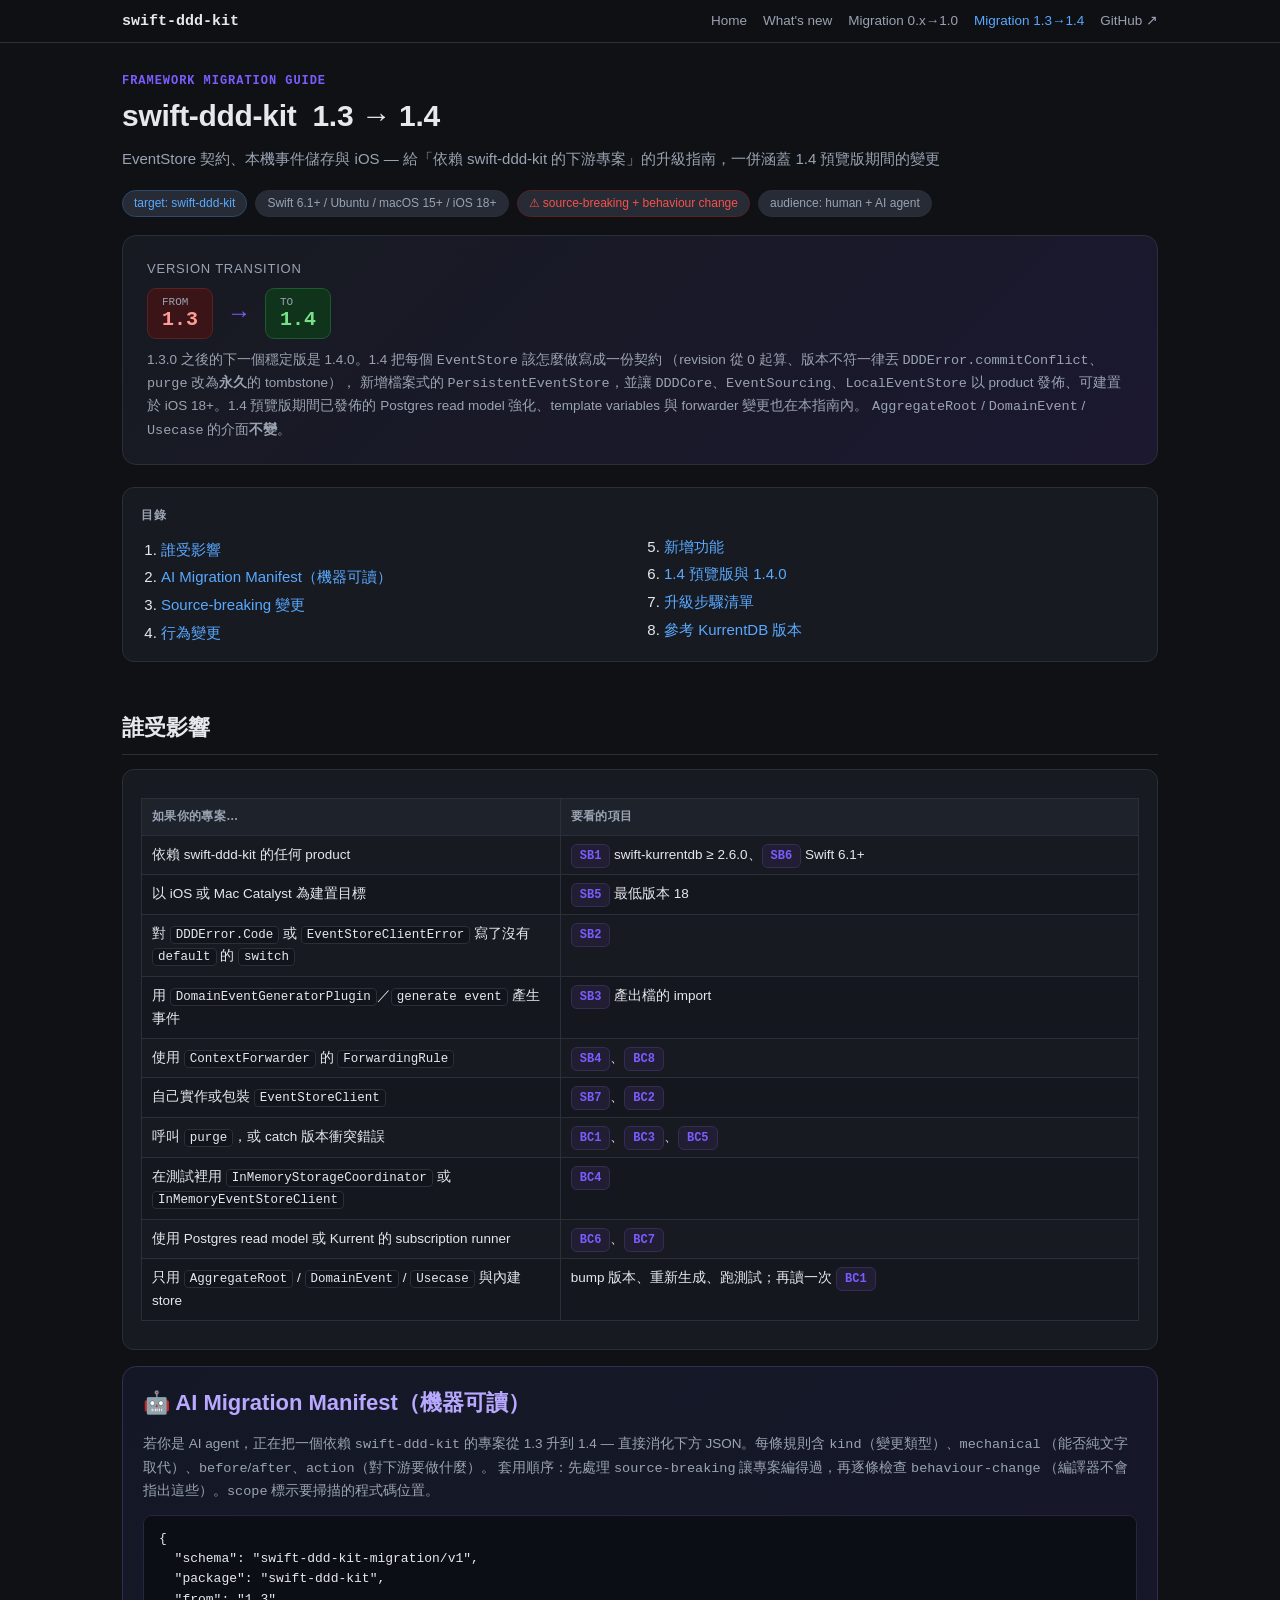
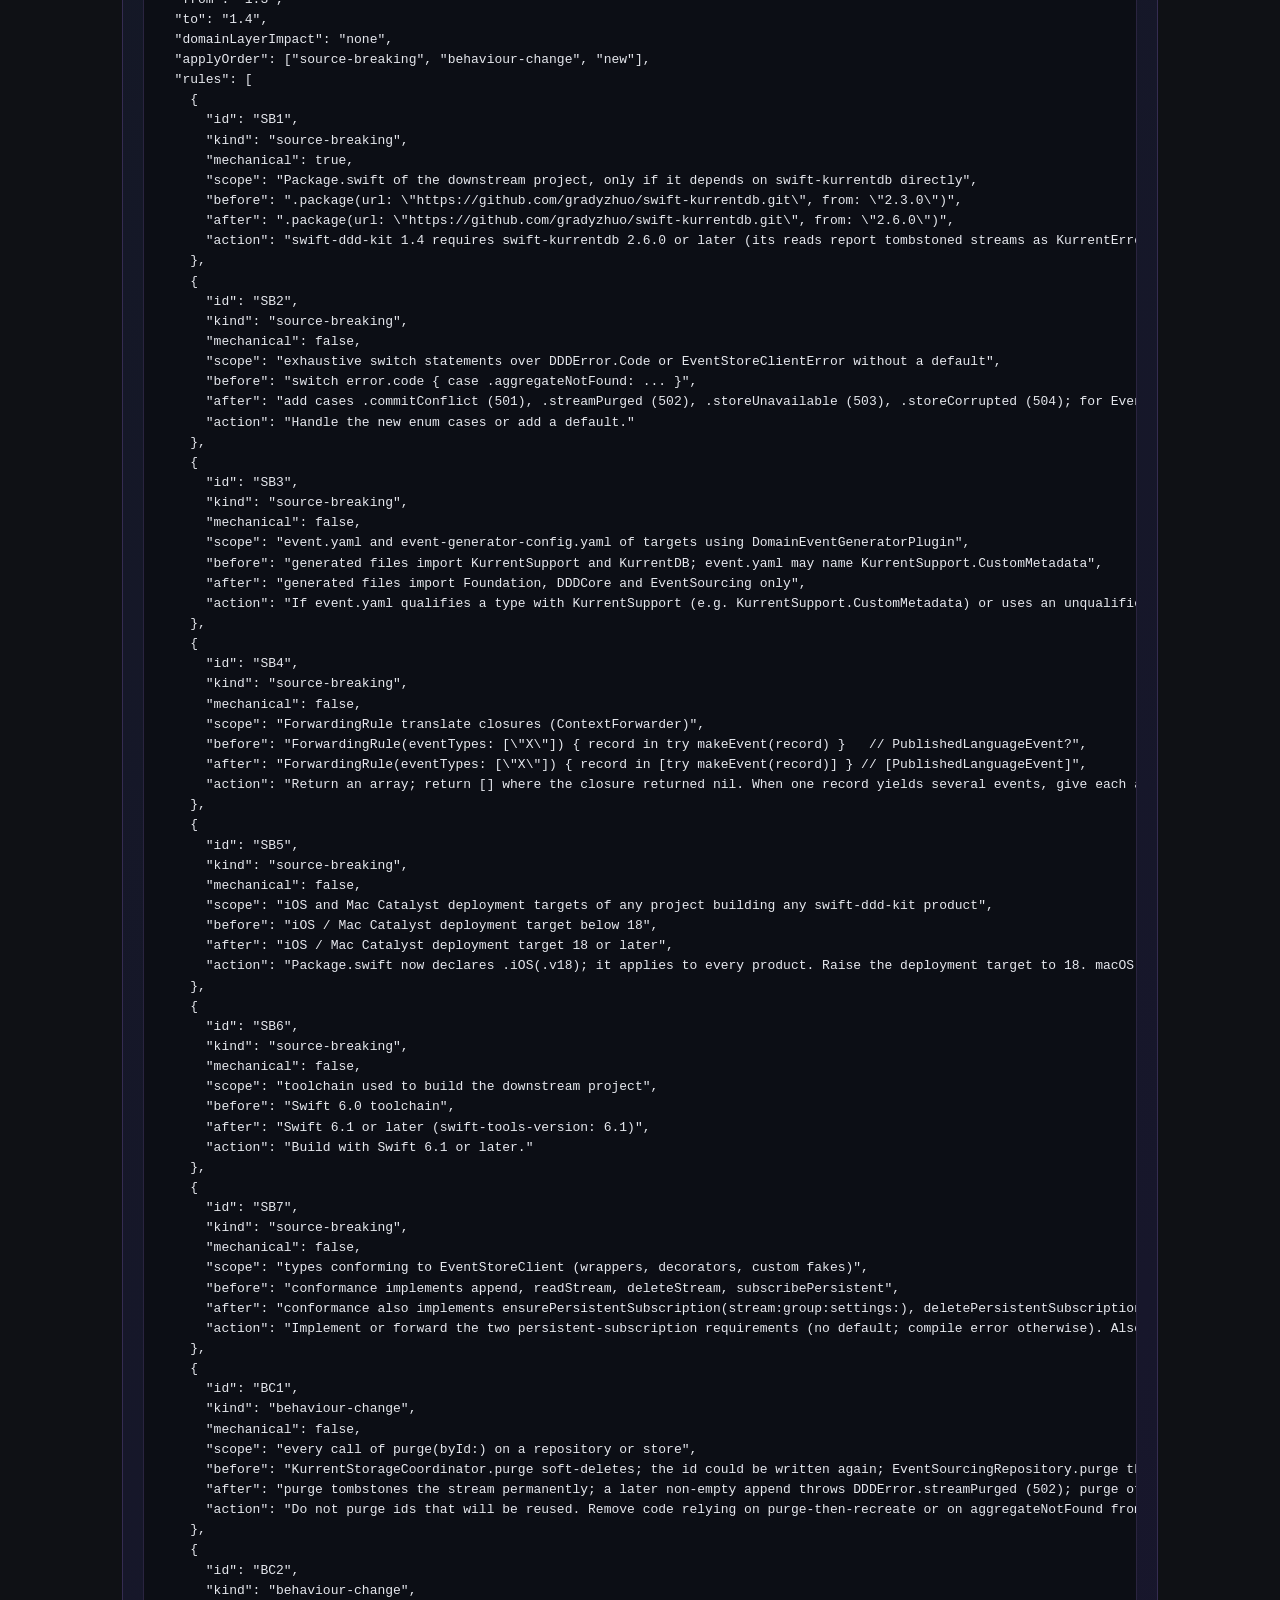
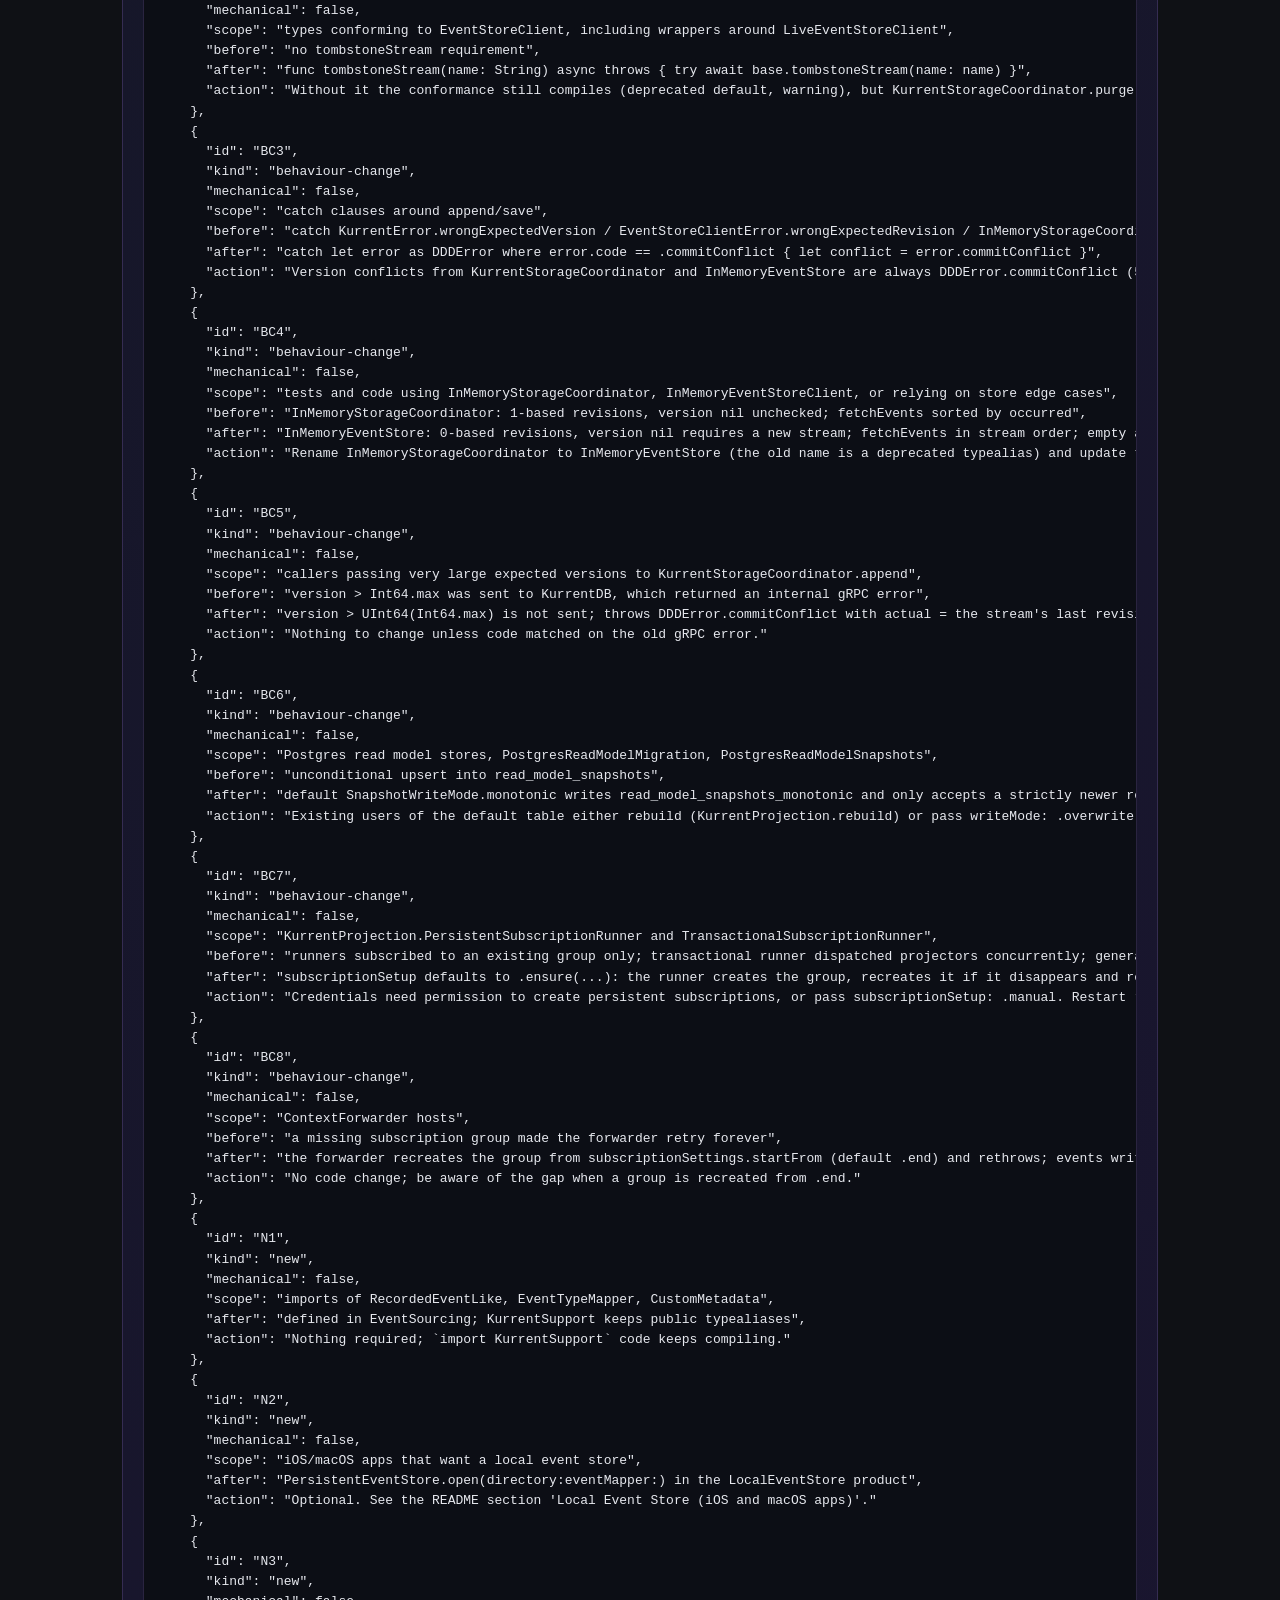
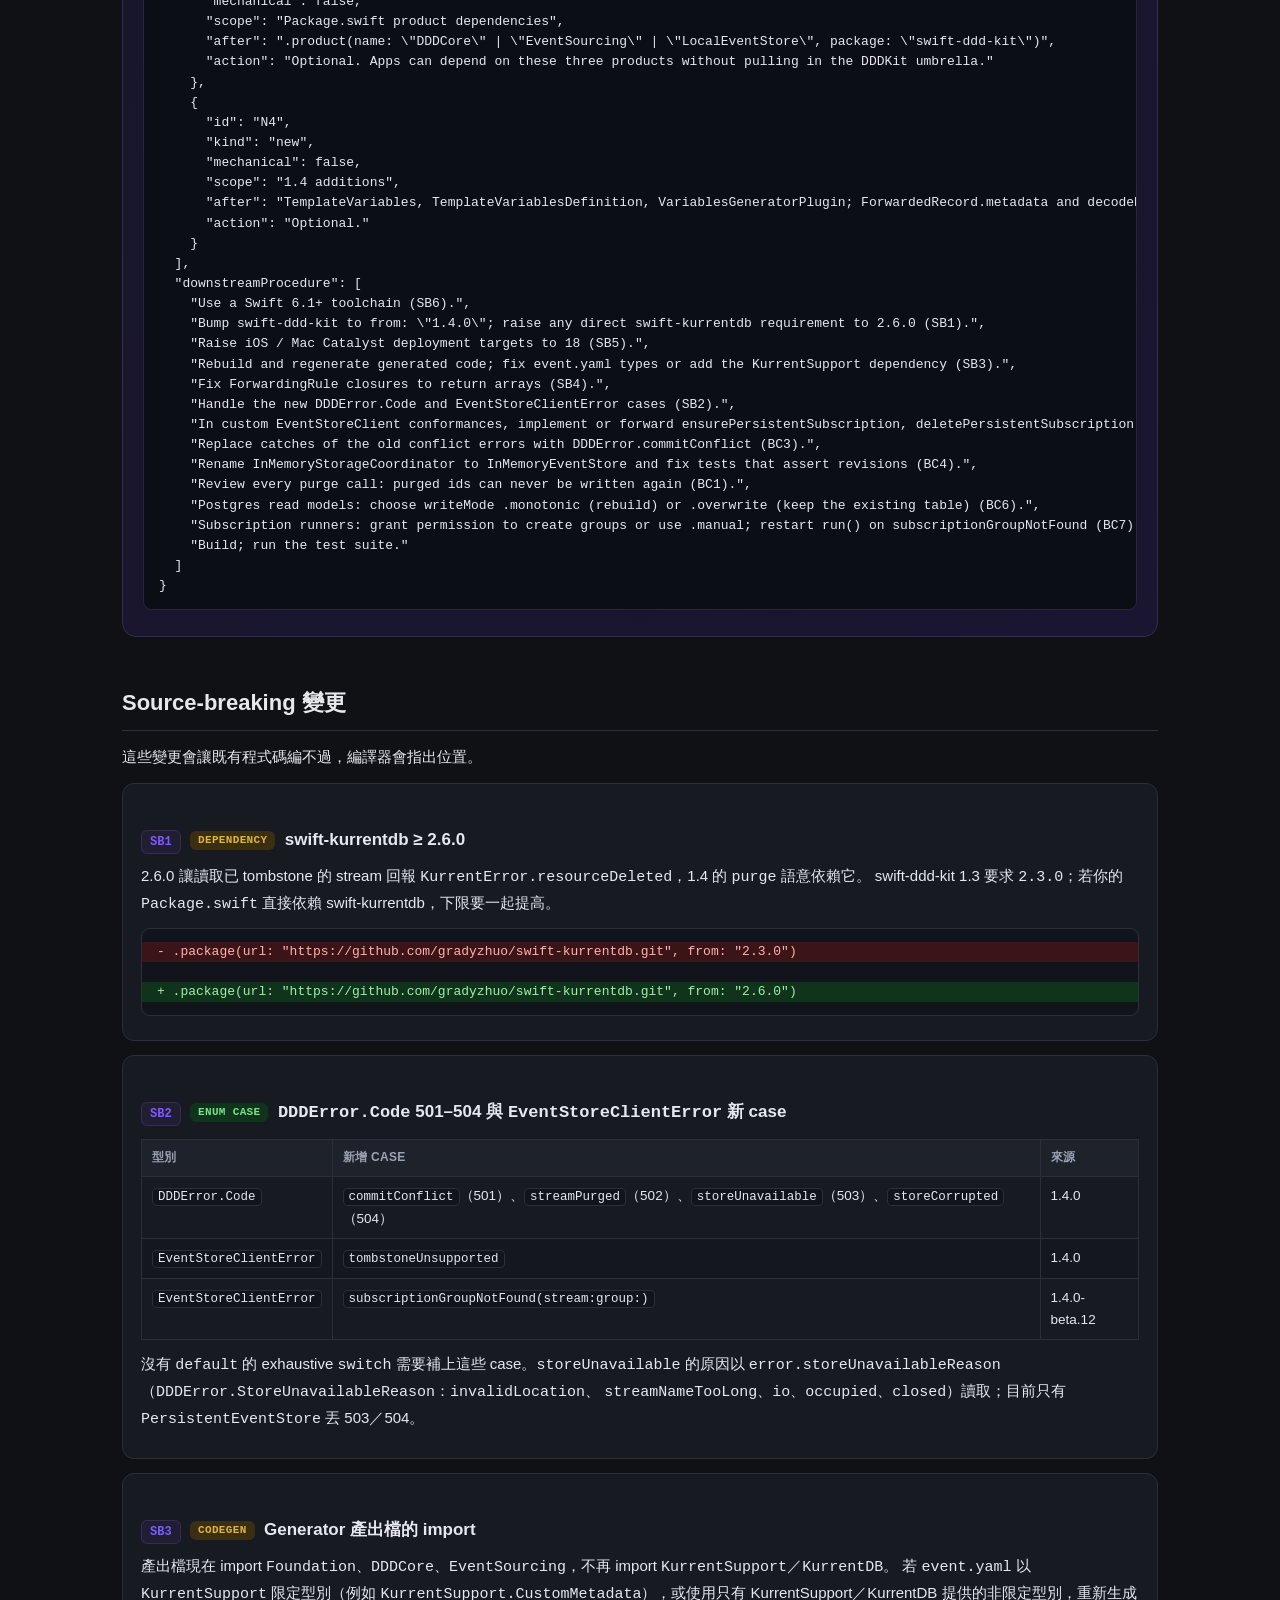
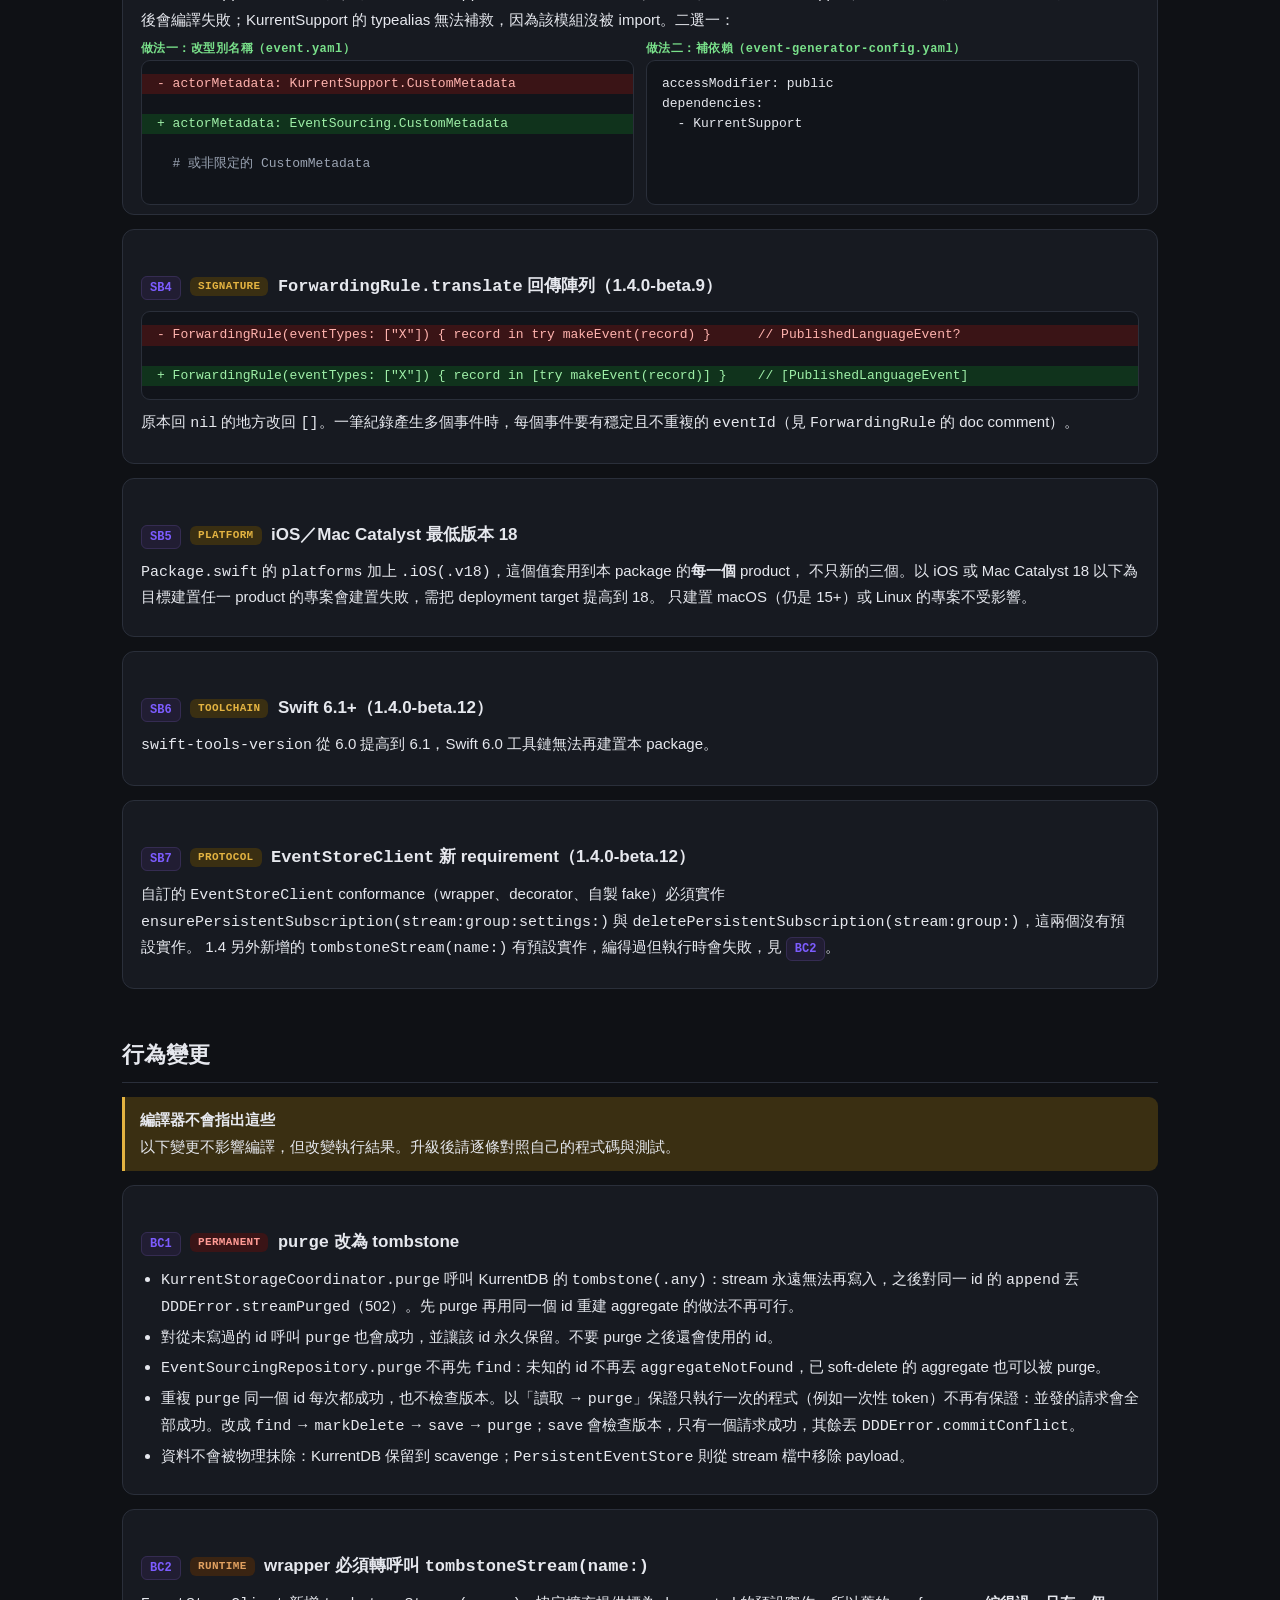
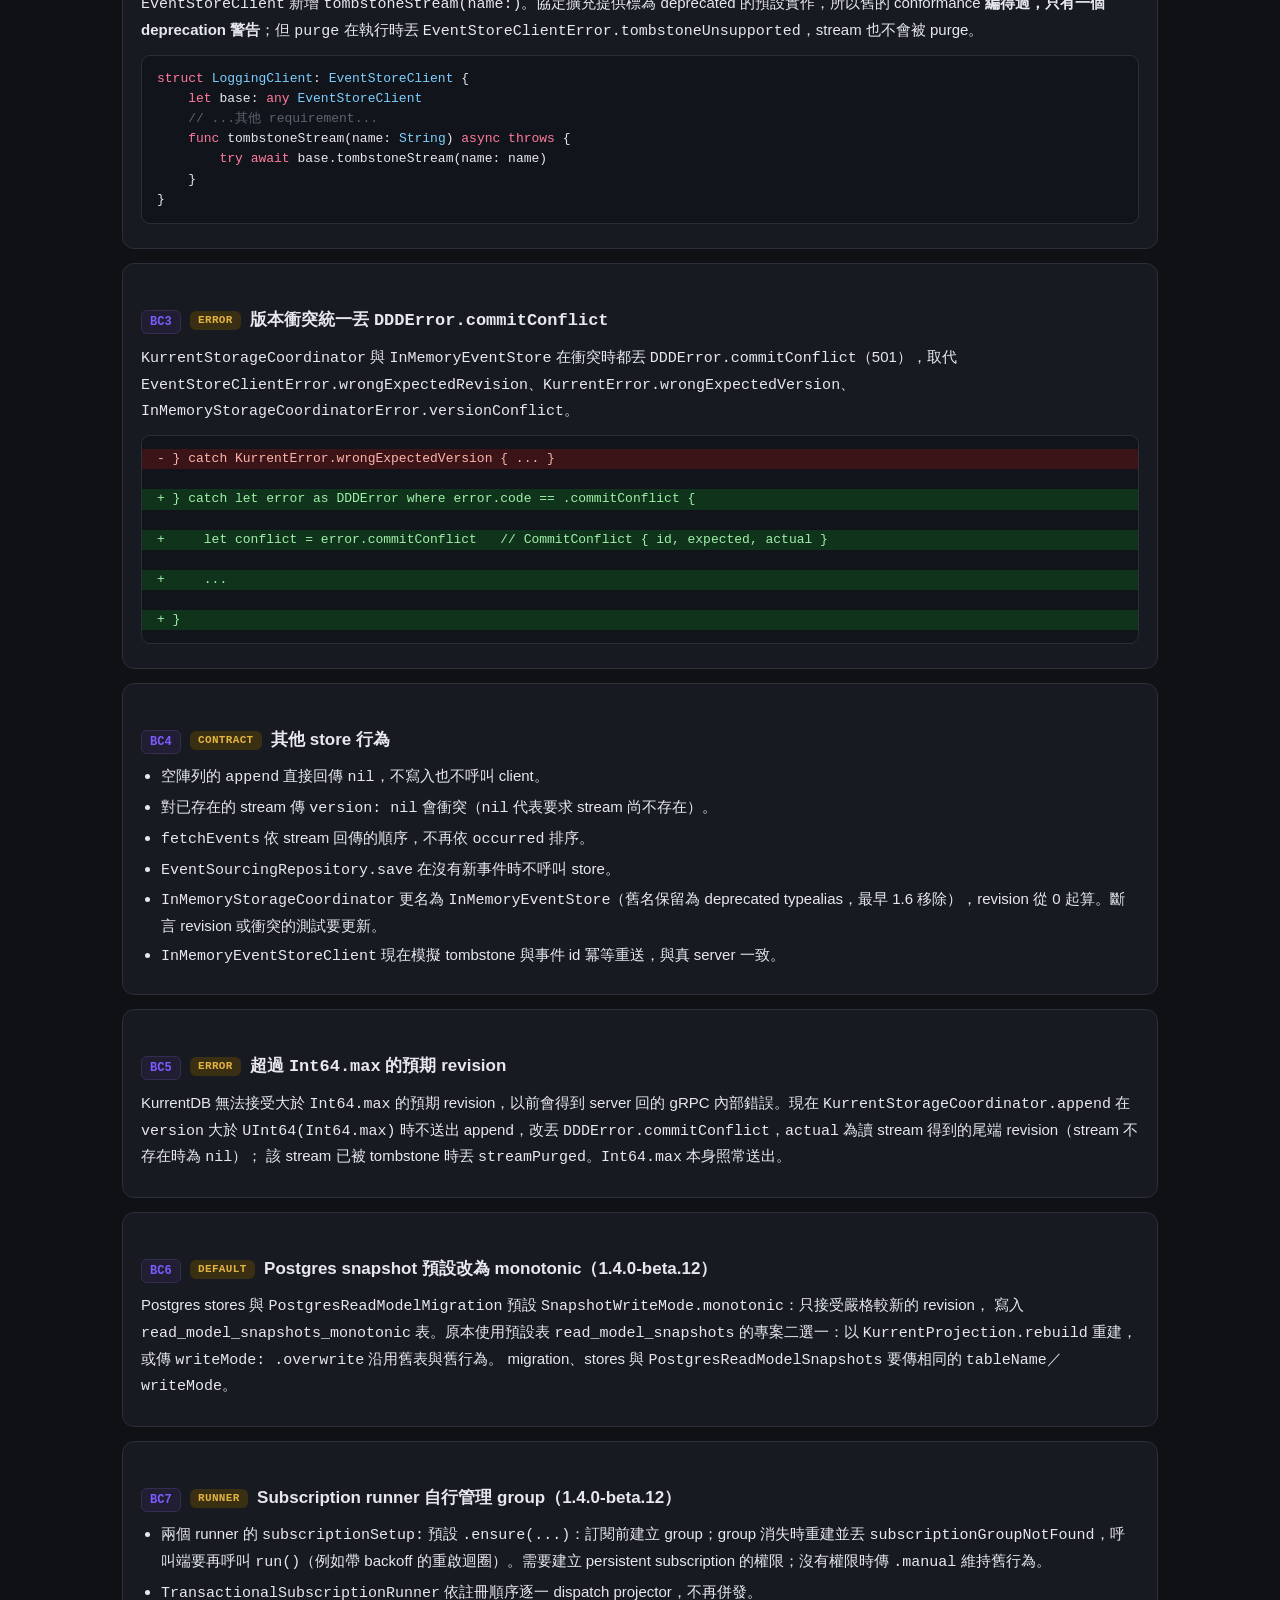
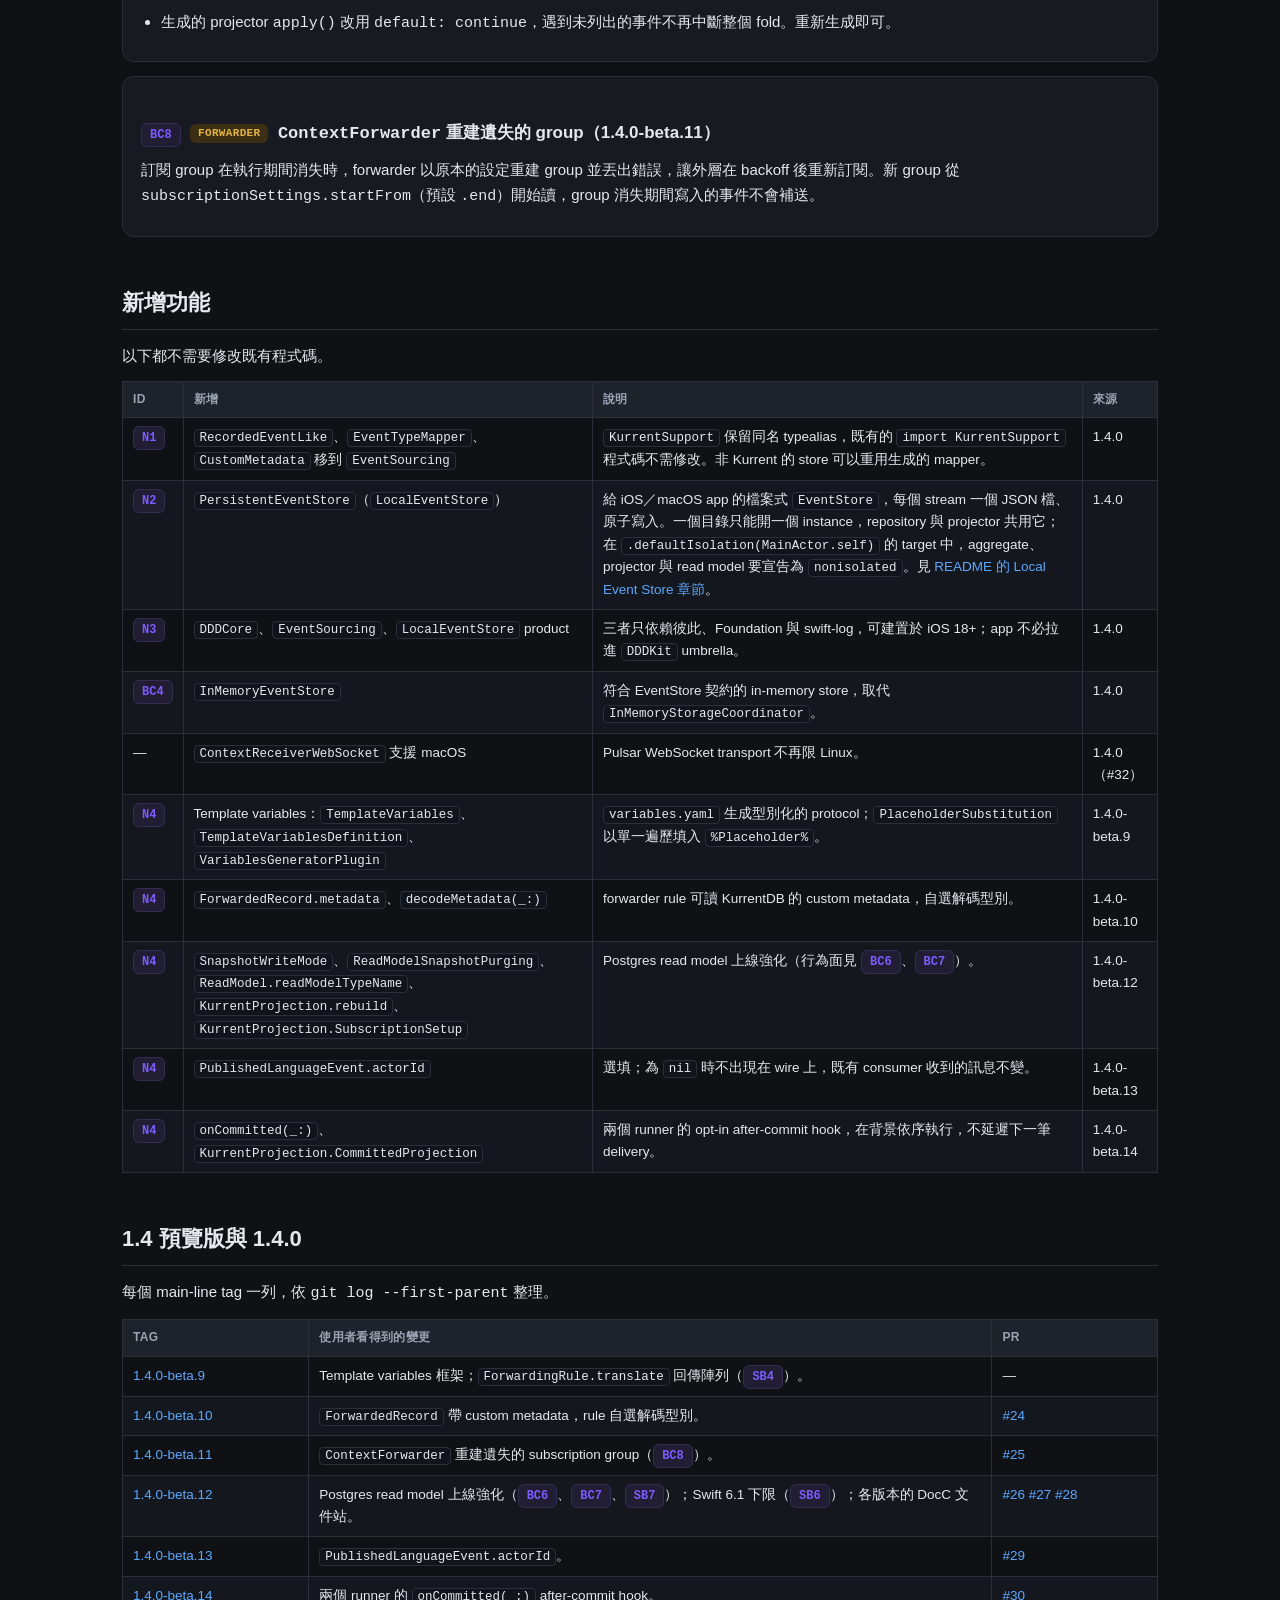
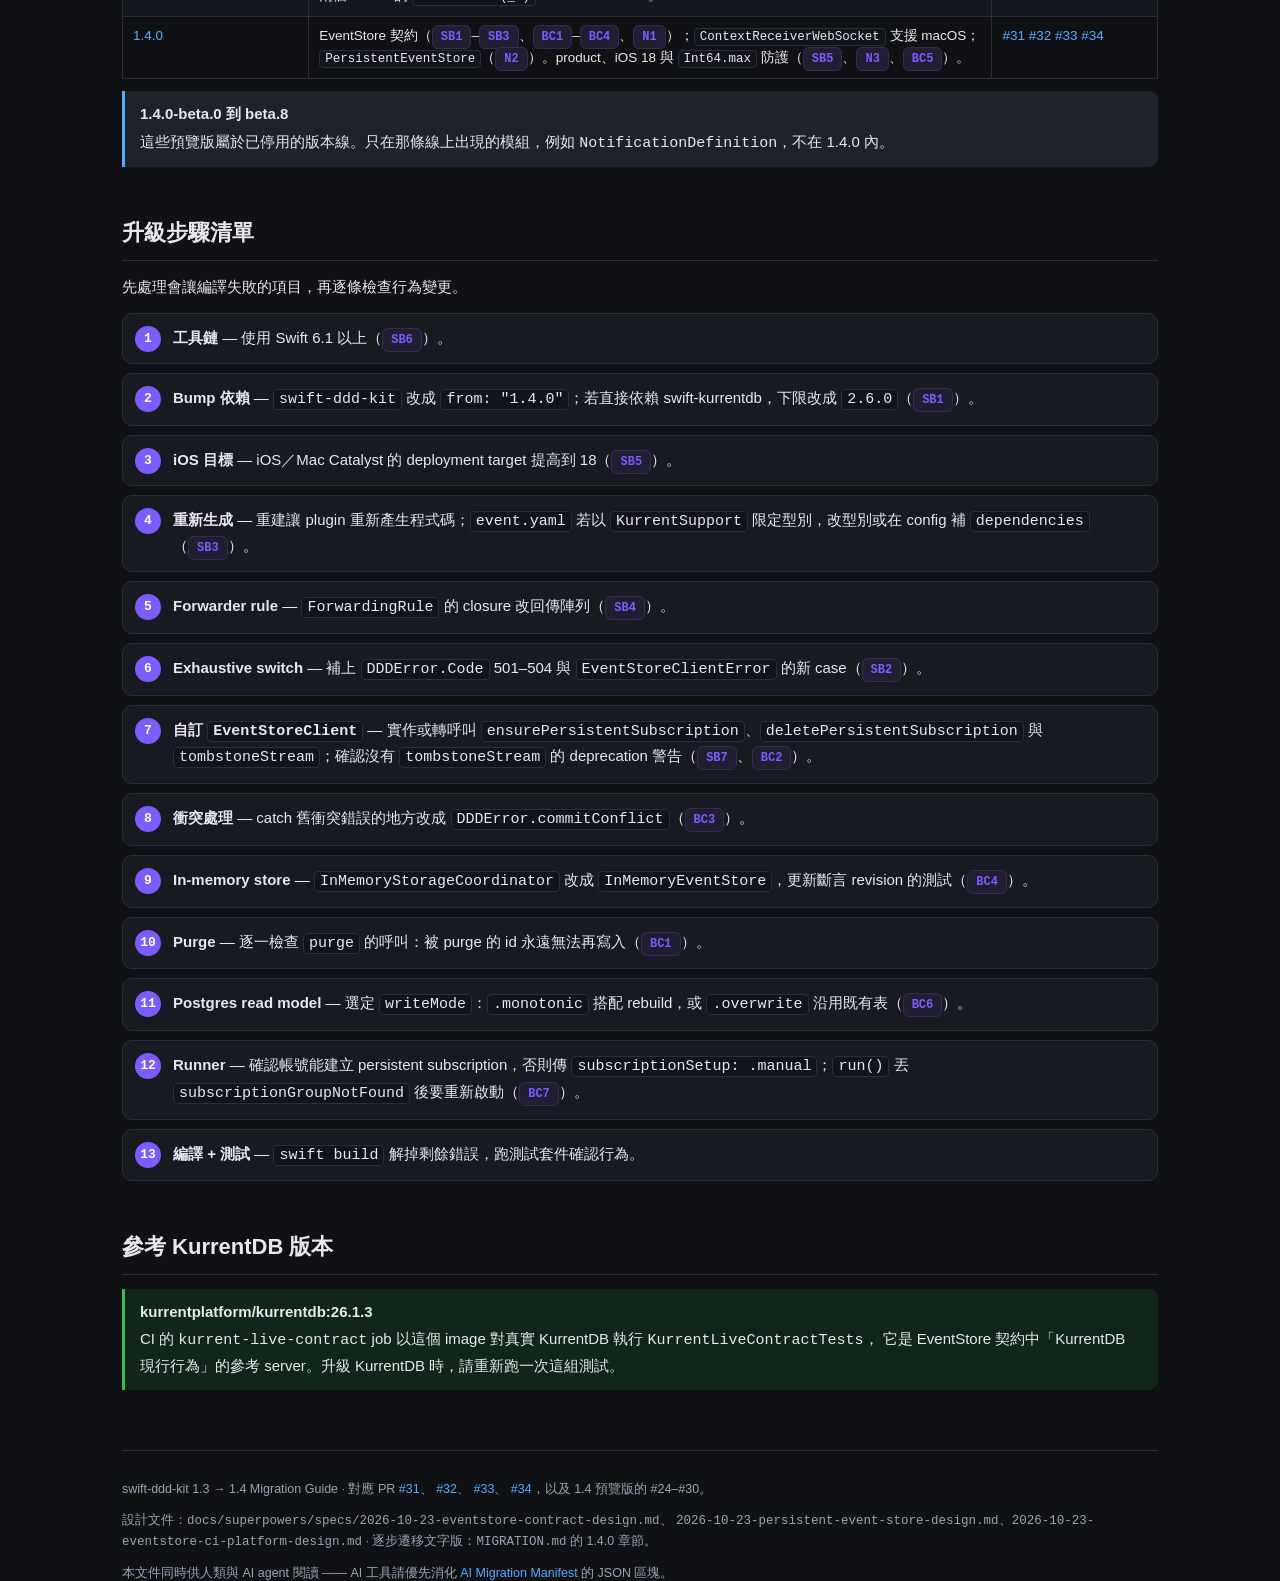
<file: docs/migration/swift-ddd-kit-1.3-to-1.4.html>
<!DOCTYPE html>
<html lang="zh-Hant">
<head>
<meta charset="UTF-8">
<meta name="viewport" content="width=device-width, initial-scale=1.0">
<title>swift-ddd-kit 1.3 → 1.4 Migration Guide</title>
<meta name="description" content="Migration guide for projects depending on swift-ddd-kit, upgrading from 1.3 to 1.4 — the EventStore contract, permanent purge, PersistentEventStore, iOS 18 products, and everything shipped in the 1.4 betas.">
<meta name="x-migration-target" content="swift-ddd-kit">
<meta name="x-migration-from" content="1.3">
<meta name="x-migration-to" content="1.4">
<meta name="x-document-kind" content="migration-guide">
<meta name="x-audience" content="human,ai-agent">
<style>
  :root{
    --bg:#0f1115; --panel:#171a21; --panel2:#1e222b; --ink:#e6e8ee; --muted:#9aa3b2;
    --line:#2a2f3a; --accent:#5aa9ff; --accent2:#7c5cff;
    --add:#3fb950; --addbg:#10331c; --del:#f85149; --delbg:#3a1416;
    --warn:#e3b341; --warnbg:#3a2f12; --ok:#3fb950;
    --code:#11141a; --kw:#ff7b9c; --str:#9ece6a; --typ:#7dcfff; --com:#5c6370;
    --chip:#262b36;
  }
  *{box-sizing:border-box}
  html,body{margin:0;padding:0}
  body{
    background:var(--bg); color:var(--ink);
    font:15px/1.65 -apple-system,BlinkMacSystemFont,"Segoe UI",Roboto,"Noto Sans TC",sans-serif;
    -webkit-font-smoothing:antialiased;
  }
  .wrap{max-width:1080px;margin:0 auto;padding:32px 22px 120px}
  a{color:var(--accent);text-decoration:none}
  a:hover{text-decoration:underline}
  code,pre,.mono{font-family:"SF Mono",ui-monospace,Menlo,Consolas,monospace}
  h1{font-size:30px;margin:0 0 6px;letter-spacing:-.01em}
  h2{font-size:22px;margin:48px 0 14px;padding-bottom:8px;border-bottom:1px solid var(--line)}
  h3{font-size:17px;margin:26px 0 10px}
  p{margin:10px 0}
  .sub{color:var(--muted);font-size:15px;margin:0 0 18px}
  .badges{display:flex;gap:8px;flex-wrap:wrap;margin:14px 0 8px}
  .badge{background:var(--chip);border:1px solid var(--line);border-radius:999px;
    padding:3px 11px;font-size:12px;color:var(--muted)}
  .badge.v{color:var(--accent);border-color:#2b4a6e}
  .badge.brk{color:var(--del);border-color:#5a2222}
  .hero{background:linear-gradient(135deg,#171a21,#1b1830);
    border:1px solid var(--line);border-radius:14px;padding:22px 24px;margin:18px 0 8px}
  .hero .ver{font-size:13px;color:var(--muted);letter-spacing:.06em;text-transform:uppercase}
  .arrowline{display:flex;align-items:center;gap:14px;margin:8px 0 4px;flex-wrap:wrap}
  .vchip{font:600 20px/1 "SF Mono",monospace;padding:8px 14px;border-radius:9px}
  .vchip.old{background:var(--delbg);color:#ff9b95;border:1px solid #5a2222}
  .vchip.new{background:var(--addbg);color:#79e08a;border:1px solid #1d5a2e}
  .vchip .t{font-size:11px;display:block;color:var(--muted);font-weight:400;margin-bottom:2px}
  .arrow{font-size:24px;color:var(--accent2)}

  nav.toc{background:var(--panel);border:1px solid var(--line);border-radius:12px;
    padding:14px 18px;margin:22px 0}
  nav.toc b{font-size:12px;letter-spacing:.08em;text-transform:uppercase;color:var(--muted)}
  nav.toc ol{margin:8px 0 0;padding-left:20px;columns:2;column-gap:28px}
  nav.toc li{margin:3px 0}

  section{margin-top:8px}
  .card{background:var(--panel);border:1px solid var(--line);border-radius:12px;
    padding:16px 18px;margin:14px 0}
  .card.tight{padding:12px 16px}

  .tag{display:inline-block;font:600 11px/1 "SF Mono",monospace;padding:4px 8px;
    border-radius:6px;letter-spacing:.03em;text-transform:uppercase;vertical-align:middle}
  .tag.rename{background:#1b2c44;color:#7db8ff}
  .tag.sig{background:#3a2f12;color:var(--warn)}
  .tag.removed{background:var(--delbg);color:#ff9b95}
  .tag.new{background:var(--addbg);color:#79e08a}
  .tag.same{background:#23262e;color:var(--muted)}
  .tag.auto{background:#16302a;color:#5fd6a8}
  .tag.manual{background:#3a2412;color:#e0a060}

  .chgid{font:600 12px/1 "SF Mono",monospace;color:var(--accent2);
    background:#211d33;border:1px solid #352c52;border-radius:6px;padding:4px 8px}

  pre{background:var(--code);border:1px solid var(--line);border-radius:9px;
    padding:13px 15px;overflow-x:auto;font-size:13px;line-height:1.55;margin:8px 0}
  pre.diff .a{display:block;background:var(--delbg);color:#ffb3ae;margin:0 -15px;padding:0 15px}
  pre.diff .d{display:block;background:var(--addbg);color:#9ff0a8;margin:0 -15px;padding:0 15px}
  pre.diff .x{display:block;color:var(--muted)}
  .cmt{color:var(--com)}
  .kw{color:var(--kw)} .ty{color:var(--typ)} .st{color:var(--str)}

  .ba{display:grid;grid-template-columns:1fr 1fr;gap:12px;margin:10px 0}
  @media(max-width:720px){.ba{grid-template-columns:1fr}}
  .ba .col h4{margin:0 0 5px;font:600 12px/1 "SF Mono",monospace;letter-spacing:.04em}
  .ba .before h4{color:#ff9b95} .ba .after h4{color:#79e08a}
  .ba pre{margin:0;height:100%}

  table{width:100%;border-collapse:collapse;margin:12px 0;font-size:13.5px}
  th,td{border:1px solid var(--line);padding:8px 10px;text-align:left;vertical-align:top}
  th{background:var(--panel2);font-size:12px;letter-spacing:.03em;color:var(--muted);
    text-transform:uppercase}
  td code{background:#11141a;border:1px solid var(--line);border-radius:4px;padding:1px 5px;font-size:12.5px}
  tr:nth-child(even) td{background:#14171e}

  .callout{border-left:3px solid var(--accent);background:var(--panel2);
    border-radius:0 9px 9px 0;padding:11px 15px;margin:12px 0}
  .callout.warn{border-color:var(--warn);background:var(--warnbg)}
  .callout.danger{border-color:var(--del);background:#2a1416}
  .callout.ok{border-color:var(--ok);background:#10261a}
  .callout b{display:block;margin-bottom:3px}


  .steps{counter-reset:s;list-style:none;padding:0;margin:14px 0}
  .steps li{position:relative;padding:12px 14px 12px 50px;background:var(--panel);
    border:1px solid var(--line);border-radius:10px;margin:9px 0}
  .steps li::before{counter-increment:s;content:counter(s);position:absolute;
    left:12px;top:12px;width:26px;height:26px;border-radius:50%;
    background:var(--accent2);color:#fff;font:700 13px/26px monospace;text-align:center}
  .steps li b{color:var(--ink)}
  .steps code{background:#11141a;border:1px solid var(--line);border-radius:4px;padding:1px 5px}

  .ai{background:linear-gradient(135deg,#141826,#1a1530);
    border:1px solid #352c52;border-radius:14px;padding:18px 20px;margin:16px 0}
  .ai h2{border:0;margin:0 0 4px;color:#b8a8ff}
  .ai .lead{color:var(--muted);font-size:13.5px;margin:0 0 12px}
  .ai pre{background:#0c0e15;border-color:#2a2440;max-height:none}

  .legend{display:flex;gap:14px;flex-wrap:wrap;margin:10px 0;font-size:12.5px;color:var(--muted)}
  .legend span{display:flex;align-items:center;gap:6px}
  .dot{width:11px;height:11px;border-radius:3px;display:inline-block}

  footer{margin-top:60px;padding-top:18px;border-top:1px solid var(--line);
    color:var(--muted);font-size:12.5px}
  .kicker{font:600 12px/1 "SF Mono",monospace;letter-spacing:.08em;
    text-transform:uppercase;color:var(--accent2);margin:0 0 4px}
  details{background:var(--panel);border:1px solid var(--line);border-radius:10px;
    padding:10px 14px;margin:10px 0}
  summary{cursor:pointer;font-weight:600}
  .hl{color:var(--warn)}
  ul.tite{margin:8px 0;padding-left:20px}
  ul.tite li{margin:4px 0}

  .sitenav{position:sticky;top:0;z-index:50;background:rgba(15,17,21,.92);
    backdrop-filter:blur(8px);border-bottom:1px solid var(--line)}
  .sn-inner{max-width:1080px;margin:0 auto;padding:10px 22px;display:flex;
    align-items:center;gap:18px;flex-wrap:wrap}
  .sn-brand{font:700 15px/1 "SF Mono",monospace;color:var(--ink)}
  .sn-links{display:flex;gap:16px;flex-wrap:wrap;font-size:13.5px;margin-left:auto}
  .sn-links a{color:var(--muted)}
  .sn-links a:hover,.sn-links a.active{color:var(--accent);text-decoration:none}
</style>
</head>
<body>

<nav class="sitenav"><div class="sn-inner">
  <a class="sn-brand" href="../index.html">swift-ddd-kit</a>
  <div class="sn-links">
    <a href="../index.html">Home</a>
    <a href="../index.html#whats-new">What's new</a>
    <a href="./swift-ddd-kit-0.x-to-1.0.html">Migration 0.x→1.0</a>
    <a href="./swift-ddd-kit-1.3-to-1.4.html" class="active">Migration 1.3→1.4</a>
    <a href="https://github.com/gradyzhuo/swift-ddd-kit">GitHub ↗</a>
  </div>
</div></nav>

<div class="wrap">

  <p class="kicker">Framework Migration Guide</p>
  <h1>swift-ddd-kit &nbsp;1.3 → 1.4</h1>
  <p class="sub">EventStore 契約、本機事件儲存與 iOS — 給「依賴 swift-ddd-kit 的下游專案」的升級指南，一併涵蓋 1.4 預覽版期間的變更</p>

  <div class="badges">
    <span class="badge v">target: swift-ddd-kit</span>
    <span class="badge">Swift 6.1+ / Ubuntu / macOS 15+ / iOS 18+</span>
    <span class="badge brk">⚠ source-breaking + behaviour change</span>
    <span class="badge">audience: human + AI agent</span>
  </div>

  <div class="hero">
    <div class="ver">version transition</div>
    <div class="arrowline">
      <div class="vchip old"><span class="t">FROM</span>1.3</div>
      <div class="arrow">→</div>
      <div class="vchip new"><span class="t">TO</span>1.4</div>
      <div style="flex:1"></div>
    </div>
    <p style="margin:10px 0 0;color:var(--muted);font-size:13.5px">
      1.3.0 之後的下一個穩定版是 1.4.0。1.4 把每個 <code>EventStore</code> 該怎麼做寫成一份契約
      （revision 從 0 起算、版本不符一律丟 <code>DDDError.commitConflict</code>、<code>purge</code> 改為<b>永久</b>的 tombstone），
      新增檔案式的 <code>PersistentEventStore</code>，並讓 <code>DDDCore</code>、<code>EventSourcing</code>、<code>LocalEventStore</code>
      以 product 發佈、可建置於 iOS 18+。1.4 預覽版期間已發佈的 Postgres read model 強化、template variables 與 forwarder 變更也在本指南內。
      <code>AggregateRoot</code> / <code>DomainEvent</code> / <code>Usecase</code> 的介面<b>不變</b>。
    </p>
  </div>

  <nav class="toc">
    <b>目錄</b>
    <ol>
      <li><a href="#who">誰受影響</a></li>
      <li><a href="#ai-manifest">AI Migration Manifest（機器可讀）</a></li>
      <li><a href="#breaking">Source-breaking 變更</a></li>
      <li><a href="#behaviour">行為變更</a></li>
      <li><a href="#additions">新增功能</a></li>
      <li><a href="#betas">1.4 預覽版與 1.4.0</a></li>
      <li><a href="#checklist">升級步驟清單</a></li>
      <li><a href="#reference">參考 KurrentDB 版本</a></li>
    </ol>
  </nav>

  <!-- ================= WHO ================= -->
  <section id="who">
    <h2>誰受影響</h2>
    <div class="card">
      <table>
        <thead><tr><th style="width:42%">如果你的專案…</th><th>要看的項目</th></tr></thead>
        <tbody>
          <tr><td>依賴 swift-ddd-kit 的任何 product</td><td><span class="chgid">SB1</span> swift-kurrentdb ≥ 2.6.0、<span class="chgid">SB6</span> Swift 6.1+</td></tr>
          <tr><td>以 iOS 或 Mac Catalyst 為建置目標</td><td><span class="chgid">SB5</span> 最低版本 18</td></tr>
          <tr><td>對 <code>DDDError.Code</code> 或 <code>EventStoreClientError</code> 寫了沒有 <code>default</code> 的 <code>switch</code></td><td><span class="chgid">SB2</span></td></tr>
          <tr><td>用 <code>DomainEventGeneratorPlugin</code>／<code>generate event</code> 產生事件</td><td><span class="chgid">SB3</span> 產出檔的 import</td></tr>
          <tr><td>使用 <code>ContextForwarder</code> 的 <code>ForwardingRule</code></td><td><span class="chgid">SB4</span>、<span class="chgid">BC8</span></td></tr>
          <tr><td>自己實作或包裝 <code>EventStoreClient</code></td><td><span class="chgid">SB7</span>、<span class="chgid">BC2</span></td></tr>
          <tr><td>呼叫 <code>purge</code>，或 catch 版本衝突錯誤</td><td><span class="chgid">BC1</span>、<span class="chgid">BC3</span>、<span class="chgid">BC5</span></td></tr>
          <tr><td>在測試裡用 <code>InMemoryStorageCoordinator</code> 或 <code>InMemoryEventStoreClient</code></td><td><span class="chgid">BC4</span></td></tr>
          <tr><td>使用 Postgres read model 或 Kurrent 的 subscription runner</td><td><span class="chgid">BC6</span>、<span class="chgid">BC7</span></td></tr>
          <tr><td>只用 <code>AggregateRoot</code> / <code>DomainEvent</code> / <code>Usecase</code> 與內建 store</td><td>bump 版本、重新生成、跑測試；再讀一次 <span class="chgid">BC1</span></td></tr>
        </tbody>
      </table>
    </div>
  </section>

  <!-- ================= AI MANIFEST ================= -->
  <section id="ai-manifest" class="ai">
    <h2>🤖 AI Migration Manifest（機器可讀）</h2>
    <p class="lead">
      若你是 AI agent，正在把一個依賴 <code>swift-ddd-kit</code> 的專案從 1.3 升到 1.4 —
      直接消化下方 JSON。每條規則含 <code>kind</code>（變更類型）、<code>mechanical</code>
      （能否純文字取代）、<code>before</code>/<code>after</code>、<code>action</code>（對下游要做什麼）。
      套用順序：先處理 <code>source-breaking</code> 讓專案編得過，再逐條檢查 <code>behaviour-change</code>
      （編譯器不會指出這些）。<code>scope</code> 標示要掃描的程式碼位置。
    </p>
<pre id="migration-rules" data-format="swift-ddd-kit-migration/v1">{
  "schema": "swift-ddd-kit-migration/v1",
  "package": "swift-ddd-kit",
  "from": "1.3",
  "to": "1.4",
  "domainLayerImpact": "none",
  "applyOrder": ["source-breaking", "behaviour-change", "new"],
  "rules": [
    {
      "id": "SB1",
      "kind": "source-breaking",
      "mechanical": true,
      "scope": "Package.swift of the downstream project, only if it depends on swift-kurrentdb directly",
      "before": ".package(url: \"https://github.com/gradyzhuo/swift-kurrentdb.git\", from: \"2.3.0\")",
      "after": ".package(url: \"https://github.com/gradyzhuo/swift-kurrentdb.git\", from: \"2.6.0\")",
      "action": "swift-ddd-kit 1.4 requires swift-kurrentdb 2.6.0 or later (its reads report tombstoned streams as KurrentError.resourceDeleted). Raise any direct requirement below 2.6.0."
    },
    {
      "id": "SB2",
      "kind": "source-breaking",
      "mechanical": false,
      "scope": "exhaustive switch statements over DDDError.Code or EventStoreClientError without a default",
      "before": "switch error.code { case .aggregateNotFound: ... }",
      "after": "add cases .commitConflict (501), .streamPurged (502), .storeUnavailable (503), .storeCorrupted (504); for EventStoreClientError add .subscriptionGroupNotFound(stream:group:) and .tombstoneUnsupported",
      "action": "Handle the new enum cases or add a default."
    },
    {
      "id": "SB3",
      "kind": "source-breaking",
      "mechanical": false,
      "scope": "event.yaml and event-generator-config.yaml of targets using DomainEventGeneratorPlugin",
      "before": "generated files import KurrentSupport and KurrentDB; event.yaml may name KurrentSupport.CustomMetadata",
      "after": "generated files import Foundation, DDDCore and EventSourcing only",
      "action": "If event.yaml qualifies a type with KurrentSupport (e.g. KurrentSupport.CustomMetadata) or uses an unqualified type only KurrentSupport/KurrentDB provide, either change it to EventSourcing.CustomMetadata / unqualified CustomMetadata, or add `dependencies: [KurrentSupport]` to event-generator-config.yaml. Then regenerate."
    },
    {
      "id": "SB4",
      "kind": "source-breaking",
      "mechanical": false,
      "scope": "ForwardingRule translate closures (ContextForwarder)",
      "before": "ForwardingRule(eventTypes: [\"X\"]) { record in try makeEvent(record) }   // PublishedLanguageEvent?",
      "after": "ForwardingRule(eventTypes: [\"X\"]) { record in [try makeEvent(record)] } // [PublishedLanguageEvent]",
      "action": "Return an array; return [] where the closure returned nil. When one record yields several events, give each a stable, distinct eventId."
    },
    {
      "id": "SB5",
      "kind": "source-breaking",
      "mechanical": false,
      "scope": "iOS and Mac Catalyst deployment targets of any project building any swift-ddd-kit product",
      "before": "iOS / Mac Catalyst deployment target below 18",
      "after": "iOS / Mac Catalyst deployment target 18 or later",
      "action": "Package.swift now declares .iOS(.v18); it applies to every product. Raise the deployment target to 18. macOS (15+) and Linux projects are unaffected."
    },
    {
      "id": "SB6",
      "kind": "source-breaking",
      "mechanical": false,
      "scope": "toolchain used to build the downstream project",
      "before": "Swift 6.0 toolchain",
      "after": "Swift 6.1 or later (swift-tools-version: 6.1)",
      "action": "Build with Swift 6.1 or later."
    },
    {
      "id": "SB7",
      "kind": "source-breaking",
      "mechanical": false,
      "scope": "types conforming to EventStoreClient (wrappers, decorators, custom fakes)",
      "before": "conformance implements append, readStream, deleteStream, subscribePersistent",
      "after": "conformance also implements ensurePersistentSubscription(stream:group:settings:), deletePersistentSubscription(stream:group:) and tombstoneStream(name:)",
      "action": "Implement or forward the two persistent-subscription requirements (no default; compile error otherwise). Also forward tombstoneStream(name:) — see BC2."
    },
    {
      "id": "BC1",
      "kind": "behaviour-change",
      "mechanical": false,
      "scope": "every call of purge(byId:) on a repository or store",
      "before": "KurrentStorageCoordinator.purge soft-deletes; the id could be written again; EventSourcingRepository.purge threw aggregateNotFound for an unknown id",
      "after": "purge tombstones the stream permanently; a later non-empty append throws DDDError.streamPurged (502); purge of a never-written id succeeds and reserves the id forever; EventSourcingRepository.purge no longer calls find first",
      "action": "Do not purge ids that will be reused. Remove code relying on purge-then-recreate or on aggregateNotFound from purge. purge succeeds every time it is repeated and checks no version, so code using read-then-purge as a run-once guard must become find, markDelete, save (version-checked: one caller wins, the others get DDDError.commitConflict), then purge."
    },
    {
      "id": "BC2",
      "kind": "behaviour-change",
      "mechanical": false,
      "scope": "types conforming to EventStoreClient, including wrappers around LiveEventStoreClient",
      "before": "no tombstoneStream requirement",
      "after": "func tombstoneStream(name: String) async throws { try await base.tombstoneStream(name: name) }",
      "action": "Without it the conformance still compiles (deprecated default, warning), but KurrentStorageCoordinator.purge throws EventStoreClientError.tombstoneUnsupported at run time and nothing is purged. Implement or forward it."
    },
    {
      "id": "BC3",
      "kind": "behaviour-change",
      "mechanical": false,
      "scope": "catch clauses around append/save",
      "before": "catch KurrentError.wrongExpectedVersion / EventStoreClientError.wrongExpectedRevision / InMemoryStorageCoordinatorError.versionConflict",
      "after": "catch let error as DDDError where error.code == .commitConflict { let conflict = error.commitConflict }",
      "action": "Version conflicts from KurrentStorageCoordinator and InMemoryEventStore are always DDDError.commitConflict (501), carrying CommitConflict { id, expected, actual }."
    },
    {
      "id": "BC4",
      "kind": "behaviour-change",
      "mechanical": false,
      "scope": "tests and code using InMemoryStorageCoordinator, InMemoryEventStoreClient, or relying on store edge cases",
      "before": "InMemoryStorageCoordinator: 1-based revisions, version nil unchecked; fetchEvents sorted by occurred",
      "after": "InMemoryEventStore<M>: 0-based revisions, version nil requires a new stream; fetchEvents in stream order; empty append returns nil without writing; save with no new events does not call the store; InMemoryEventStoreClient models tombstones and event-id idempotency",
      "action": "Rename InMemoryStorageCoordinator to InMemoryEventStore (the old name is a deprecated typealias) and update tests that assert revisions or conflicts."
    },
    {
      "id": "BC5",
      "kind": "behaviour-change",
      "mechanical": false,
      "scope": "callers passing very large expected versions to KurrentStorageCoordinator.append",
      "before": "version > Int64.max was sent to KurrentDB, which returned an internal gRPC error",
      "after": "version > UInt64(Int64.max) is not sent; throws DDDError.commitConflict with actual = the stream's last revision (nil if absent), or streamPurged if the stream is tombstoned",
      "action": "Nothing to change unless code matched on the old gRPC error."
    },
    {
      "id": "BC6",
      "kind": "behaviour-change",
      "mechanical": false,
      "scope": "Postgres read model stores, PostgresReadModelMigration, PostgresReadModelSnapshots",
      "before": "unconditional upsert into read_model_snapshots",
      "after": "default SnapshotWriteMode.monotonic writes read_model_snapshots_monotonic and only accepts a strictly newer revision",
      "action": "Existing users of the default table either rebuild (KurrentProjection.rebuild) or pass writeMode: .overwrite. Pass the same tableName/writeMode to the migration, the stores and PostgresReadModelSnapshots."
    },
    {
      "id": "BC7",
      "kind": "behaviour-change",
      "mechanical": false,
      "scope": "KurrentProjection.PersistentSubscriptionRunner and TransactionalSubscriptionRunner",
      "before": "runners subscribed to an existing group only; transactional runner dispatched projectors concurrently; generated apply() used default: return",
      "after": "subscriptionSetup defaults to .ensure(...): the runner creates the group, recreates it if it disappears and rethrows subscriptionGroupNotFound; projectors dispatch sequentially in registration order; generated apply() uses default: continue",
      "action": "Credentials need permission to create persistent subscriptions, or pass subscriptionSetup: .manual. Restart run() after subscriptionGroupNotFound (restart loop with backoff). Regenerate projector code."
    },
    {
      "id": "BC8",
      "kind": "behaviour-change",
      "mechanical": false,
      "scope": "ContextForwarder hosts",
      "before": "a missing subscription group made the forwarder retry forever",
      "after": "the forwarder recreates the group from subscriptionSettings.startFrom (default .end) and rethrows; events written while the group was missing are not forwarded",
      "action": "No code change; be aware of the gap when a group is recreated from .end."
    },
    {
      "id": "N1",
      "kind": "new",
      "mechanical": false,
      "scope": "imports of RecordedEventLike, EventTypeMapper, CustomMetadata",
      "after": "defined in EventSourcing; KurrentSupport keeps public typealiases",
      "action": "Nothing required; `import KurrentSupport` code keeps compiling."
    },
    {
      "id": "N2",
      "kind": "new",
      "mechanical": false,
      "scope": "iOS/macOS apps that want a local event store",
      "after": "PersistentEventStore<StreamNaming, Metadata>.open(directory:eventMapper:) in the LocalEventStore product",
      "action": "Optional. See the README section 'Local Event Store (iOS and macOS apps)'."
    },
    {
      "id": "N3",
      "kind": "new",
      "mechanical": false,
      "scope": "Package.swift product dependencies",
      "after": ".product(name: \"DDDCore\" | \"EventSourcing\" | \"LocalEventStore\", package: \"swift-ddd-kit\")",
      "action": "Optional. Apps can depend on these three products without pulling in the DDDKit umbrella."
    },
    {
      "id": "N4",
      "kind": "new",
      "mechanical": false,
      "scope": "1.4 additions",
      "after": "TemplateVariables, TemplateVariablesDefinition, VariablesGeneratorPlugin; ForwardedRecord.metadata and decodeMetadata(_:); SnapshotWriteMode, ReadModelSnapshotPurging, ReadModel.readModelTypeName, KurrentProjection.rebuild, KurrentProjection.SubscriptionSetup; PublishedLanguageEvent.actorId; onCommitted(_:) and CommittedProjection on both runners",
      "action": "Optional."
    }
  ],
  "downstreamProcedure": [
    "Use a Swift 6.1+ toolchain (SB6).",
    "Bump swift-ddd-kit to from: \"1.4.0\"; raise any direct swift-kurrentdb requirement to 2.6.0 (SB1).",
    "Raise iOS / Mac Catalyst deployment targets to 18 (SB5).",
    "Rebuild and regenerate generated code; fix event.yaml types or add the KurrentSupport dependency (SB3).",
    "Fix ForwardingRule closures to return arrays (SB4).",
    "Handle the new DDDError.Code and EventStoreClientError cases (SB2).",
    "In custom EventStoreClient conformances, implement or forward ensurePersistentSubscription, deletePersistentSubscription and tombstoneStream (SB7, BC2).",
    "Replace catches of the old conflict errors with DDDError.commitConflict (BC3).",
    "Rename InMemoryStorageCoordinator to InMemoryEventStore and fix tests that assert revisions (BC4).",
    "Review every purge call: purged ids can never be written again (BC1).",
    "Postgres read models: choose writeMode .monotonic (rebuild) or .overwrite (keep the existing table) (BC6).",
    "Subscription runners: grant permission to create groups or use .manual; restart run() on subscriptionGroupNotFound (BC7).",
    "Build; run the test suite."
  ]
}</pre>
  </section>

  <!-- ================= BREAKING ================= -->
  <section id="breaking">
    <h2>Source-breaking 變更</h2>
    <p>這些變更會讓既有程式碼編不過，編譯器會指出位置。</p>

    <div class="card">
      <h3><span class="chgid">SB1</span> &nbsp;<span class="tag sig">dependency</span> &nbsp;swift-kurrentdb ≥ 2.6.0</h3>
      <p>2.6.0 讓讀取已 tombstone 的 stream 回報 <code>KurrentError.resourceDeleted</code>，1.4 的 <code>purge</code> 語意依賴它。
         swift-ddd-kit 1.3 要求 <code>2.3.0</code>；若你的 <code>Package.swift</code> 直接依賴 swift-kurrentdb，下限要一起提高。</p>
      <pre class="diff"><span class="a">- .package(url: "https://github.com/gradyzhuo/swift-kurrentdb.git", from: "2.3.0")</span>
<span class="d">+ .package(url: "https://github.com/gradyzhuo/swift-kurrentdb.git", from: "2.6.0")</span></pre>
    </div>

    <div class="card">
      <h3><span class="chgid">SB2</span> &nbsp;<span class="tag new">enum case</span> &nbsp;<code>DDDError.Code</code> 501–504 與 <code>EventStoreClientError</code> 新 case</h3>
      <table>
        <thead><tr><th>型別</th><th>新增 case</th><th>來源</th></tr></thead>
        <tbody>
          <tr><td><code>DDDError.Code</code></td><td><code>commitConflict</code>（501）、<code>streamPurged</code>（502）、<code>storeUnavailable</code>（503）、<code>storeCorrupted</code>（504）</td><td>1.4.0</td></tr>
          <tr><td><code>EventStoreClientError</code></td><td><code>tombstoneUnsupported</code></td><td>1.4.0</td></tr>
          <tr><td><code>EventStoreClientError</code></td><td><code>subscriptionGroupNotFound(stream:group:)</code></td><td>1.4.0-beta.12</td></tr>
        </tbody>
      </table>
      <p>沒有 <code>default</code> 的 exhaustive <code>switch</code> 需要補上這些 case。<code>storeUnavailable</code> 的原因以
         <code>error.storeUnavailableReason</code>（<code>DDDError.StoreUnavailableReason</code>：<code>invalidLocation</code>、
         <code>streamNameTooLong</code>、<code>io</code>、<code>occupied</code>、<code>closed</code>）讀取；目前只有 <code>PersistentEventStore</code> 丟 503／504。</p>
    </div>

    <div class="card">
      <h3><span class="chgid">SB3</span> &nbsp;<span class="tag sig">codegen</span> &nbsp;Generator 產出檔的 import</h3>
      <p>產出檔現在 import <code>Foundation</code>、<code>DDDCore</code>、<code>EventSourcing</code>，不再 import <code>KurrentSupport</code>／<code>KurrentDB</code>。
         若 <code>event.yaml</code> 以 <code>KurrentSupport</code> 限定型別（例如 <code>KurrentSupport.CustomMetadata</code>），或使用只有
         KurrentSupport／KurrentDB 提供的非限定型別，重新生成後會編譯失敗；KurrentSupport 的 typealias 無法補救，因為該模組沒被 import。二選一：</p>
      <div class="ba">
        <div class="col after"><h4>做法一：改型別名稱（event.yaml）</h4>
<pre class="diff"><span class="a">- actorMetadata: KurrentSupport.CustomMetadata</span>
<span class="d">+ actorMetadata: EventSourcing.CustomMetadata</span>
<span class="x">  # 或非限定的 CustomMetadata</span></pre>
        </div>
        <div class="col after"><h4>做法二：補依賴（event-generator-config.yaml）</h4>
<pre>accessModifier: public
dependencies:
  - KurrentSupport</pre>
        </div>
      </div>
    </div>

    <div class="card">
      <h3><span class="chgid">SB4</span> &nbsp;<span class="tag sig">signature</span> &nbsp;<code>ForwardingRule.translate</code> 回傳陣列（1.4.0-beta.9）</h3>
      <pre class="diff"><span class="a">- ForwardingRule(eventTypes: ["X"]) { record in try makeEvent(record) }      // PublishedLanguageEvent?</span>
<span class="d">+ ForwardingRule(eventTypes: ["X"]) { record in [try makeEvent(record)] }    // [PublishedLanguageEvent]</span></pre>
      <p>原本回 <code>nil</code> 的地方改回 <code>[]</code>。一筆紀錄產生多個事件時，每個事件要有穩定且不重複的 <code>eventId</code>（見 <code>ForwardingRule</code> 的 doc comment）。</p>
    </div>

    <div class="card">
      <h3><span class="chgid">SB5</span> &nbsp;<span class="tag sig">platform</span> &nbsp;iOS／Mac Catalyst 最低版本 18</h3>
      <p><code>Package.swift</code> 的 <code>platforms</code> 加上 <code>.iOS(.v18)</code>，這個值套用到本 package 的<b>每一個</b> product，
         不只新的三個。以 iOS 或 Mac Catalyst 18 以下為目標建置任一 product 的專案會建置失敗，需把 deployment target 提高到 18。
         只建置 macOS（仍是 15+）或 Linux 的專案不受影響。</p>
    </div>

    <div class="card">
      <h3><span class="chgid">SB6</span> &nbsp;<span class="tag sig">toolchain</span> &nbsp;Swift 6.1+（1.4.0-beta.12）</h3>
      <p><code>swift-tools-version</code> 從 6.0 提高到 6.1，Swift 6.0 工具鏈無法再建置本 package。</p>
    </div>

    <div class="card">
      <h3><span class="chgid">SB7</span> &nbsp;<span class="tag sig">protocol</span> &nbsp;<code>EventStoreClient</code> 新 requirement（1.4.0-beta.12）</h3>
      <p>自訂的 <code>EventStoreClient</code> conformance（wrapper、decorator、自製 fake）必須實作
         <code>ensurePersistentSubscription(stream:group:settings:)</code> 與 <code>deletePersistentSubscription(stream:group:)</code>，這兩個沒有預設實作。
         1.4 另外新增的 <code>tombstoneStream(name:)</code> 有預設實作，編得過但執行時會失敗，見 <span class="chgid">BC2</span>。</p>
    </div>
  </section>

  <!-- ================= BEHAVIOUR ================= -->
  <section id="behaviour">
    <h2>行為變更</h2>
    <div class="callout warn"><b>編譯器不會指出這些</b>
      以下變更不影響編譯，但改變執行結果。升級後請逐條對照自己的程式碼與測試。</div>

    <div class="card">
      <h3><span class="chgid">BC1</span> &nbsp;<span class="tag removed">permanent</span> &nbsp;<code>purge</code> 改為 tombstone</h3>
      <ul class="tite">
        <li><code>KurrentStorageCoordinator.purge</code> 呼叫 KurrentDB 的 <code>tombstone(.any)</code>：stream 永遠無法再寫入，之後對同一 id 的 <code>append</code> 丟 <code>DDDError.streamPurged</code>（502）。先 purge 再用同一個 id 重建 aggregate 的做法不再可行。</li>
        <li>對從未寫過的 id 呼叫 <code>purge</code> 也會成功，並讓該 id 永久保留。不要 purge 之後還會使用的 id。</li>
        <li><code>EventSourcingRepository.purge</code> 不再先 <code>find</code>：未知的 id 不再丟 <code>aggregateNotFound</code>，已 soft-delete 的 aggregate 也可以被 purge。</li>
        <li>重複 <code>purge</code> 同一個 id 每次都成功，也不檢查版本。以「讀取 → <code>purge</code>」保證只執行一次的程式（例如一次性 token）不再有保證：並發的請求會全部成功。改成 <code>find</code> → <code>markDelete</code> → <code>save</code> → <code>purge</code>；<code>save</code> 會檢查版本，只有一個請求成功，其餘丟 <code>DDDError.commitConflict</code>。</li>
        <li>資料不會被物理抹除：KurrentDB 保留到 scavenge；<code>PersistentEventStore</code> 則從 stream 檔中移除 payload。</li>
      </ul>
    </div>

    <div class="card">
      <h3><span class="chgid">BC2</span> &nbsp;<span class="tag manual">runtime</span> &nbsp;wrapper 必須轉呼叫 <code>tombstoneStream(name:)</code></h3>
      <p><code>EventStoreClient</code> 新增 <code>tombstoneStream(name:)</code>。協定擴充提供標為 deprecated 的預設實作，所以舊的 conformance
         <b>編得過，只有一個 deprecation 警告</b>；但 <code>purge</code> 在執行時丟 <code>EventStoreClientError.tombstoneUnsupported</code>，stream 也不會被 purge。</p>
<pre><span class="kw">struct</span> <span class="ty">LoggingClient</span>: <span class="ty">EventStoreClient</span> {
    <span class="kw">let</span> base: <span class="kw">any</span> <span class="ty">EventStoreClient</span>
    <span class="cmt">// ...其他 requirement...</span>
    <span class="kw">func</span> tombstoneStream(name: <span class="ty">String</span>) <span class="kw">async throws</span> {
        <span class="kw">try await</span> base.tombstoneStream(name: name)
    }
}</pre>
    </div>

    <div class="card">
      <h3><span class="chgid">BC3</span> &nbsp;<span class="tag sig">error</span> &nbsp;版本衝突統一丟 <code>DDDError.commitConflict</code></h3>
      <p><code>KurrentStorageCoordinator</code> 與 <code>InMemoryEventStore</code> 在衝突時都丟 <code>DDDError.commitConflict</code>（501），取代
         <code>EventStoreClientError.wrongExpectedRevision</code>、<code>KurrentError.wrongExpectedVersion</code>、<code>InMemoryStorageCoordinatorError.versionConflict</code>。</p>
      <pre class="diff"><span class="a">- } catch KurrentError.wrongExpectedVersion { ... }</span>
<span class="d">+ } catch let error as DDDError where error.code == .commitConflict {</span>
<span class="d">+     let conflict = error.commitConflict   // CommitConflict { id, expected, actual }</span>
<span class="d">+     ...</span>
<span class="d">+ }</span></pre>
    </div>

    <div class="card">
      <h3><span class="chgid">BC4</span> &nbsp;<span class="tag sig">contract</span> &nbsp;其他 store 行為</h3>
      <ul class="tite">
        <li>空陣列的 <code>append</code> 直接回傳 <code>nil</code>，不寫入也不呼叫 client。</li>
        <li>對已存在的 stream 傳 <code>version: nil</code> 會衝突（<code>nil</code> 代表要求 stream 尚不存在）。</li>
        <li><code>fetchEvents</code> 依 stream 回傳的順序，不再依 <code>occurred</code> 排序。</li>
        <li><code>EventSourcingRepository.save</code> 在沒有新事件時不呼叫 store。</li>
        <li><code>InMemoryStorageCoordinator</code> 更名為 <code>InMemoryEventStore</code>（舊名保留為 deprecated typealias，最早 1.6 移除），revision 從 0 起算。斷言 revision 或衝突的測試要更新。</li>
        <li><code>InMemoryEventStoreClient</code> 現在模擬 tombstone 與事件 id 冪等重送，與真 server 一致。</li>
      </ul>
    </div>

    <div class="card">
      <h3><span class="chgid">BC5</span> &nbsp;<span class="tag sig">error</span> &nbsp;超過 <code>Int64.max</code> 的預期 revision</h3>
      <p>KurrentDB 無法接受大於 <code>Int64.max</code> 的預期 revision，以前會得到 server 回的 gRPC 內部錯誤。現在
         <code>KurrentStorageCoordinator.append</code> 在 <code>version</code> 大於 <code>UInt64(Int64.max)</code> 時不送出 append，改丟
         <code>DDDError.commitConflict</code>，<code>actual</code> 為讀 stream 得到的尾端 revision（stream 不存在時為 <code>nil</code>）；
         該 stream 已被 tombstone 時丟 <code>streamPurged</code>。<code>Int64.max</code> 本身照常送出。</p>
    </div>

    <div class="card">
      <h3><span class="chgid">BC6</span> &nbsp;<span class="tag sig">default</span> &nbsp;Postgres snapshot 預設改為 monotonic（1.4.0-beta.12）</h3>
      <p>Postgres stores 與 <code>PostgresReadModelMigration</code> 預設 <code>SnapshotWriteMode.monotonic</code>：只接受嚴格較新的 revision，
         寫入 <code>read_model_snapshots_monotonic</code> 表。原本使用預設表 <code>read_model_snapshots</code> 的專案二選一：以
         <code>KurrentProjection.rebuild</code> 重建，或傳 <code>writeMode: .overwrite</code> 沿用舊表與舊行為。
         migration、stores 與 <code>PostgresReadModelSnapshots</code> 要傳相同的 <code>tableName</code>／<code>writeMode</code>。</p>
    </div>

    <div class="card">
      <h3><span class="chgid">BC7</span> &nbsp;<span class="tag sig">runner</span> &nbsp;Subscription runner 自行管理 group（1.4.0-beta.12）</h3>
      <ul class="tite">
        <li>兩個 runner 的 <code>subscriptionSetup:</code> 預設 <code>.ensure(...)</code>：訂閱前建立 group；group 消失時重建並丟 <code>subscriptionGroupNotFound</code>，呼叫端要再呼叫 <code>run()</code>（例如帶 backoff 的重啟迴圈）。需要建立 persistent subscription 的權限；沒有權限時傳 <code>.manual</code> 維持舊行為。</li>
        <li><code>TransactionalSubscriptionRunner</code> 依註冊順序逐一 dispatch projector，不再併發。</li>
        <li>生成的 projector <code>apply()</code> 改用 <code>default: continue</code>，遇到未列出的事件不再中斷整個 fold。重新生成即可。</li>
      </ul>
    </div>

    <div class="card">
      <h3><span class="chgid">BC8</span> &nbsp;<span class="tag sig">forwarder</span> &nbsp;<code>ContextForwarder</code> 重建遺失的 group（1.4.0-beta.11）</h3>
      <p>訂閱 group 在執行期間消失時，forwarder 以原本的設定重建 group 並丟出錯誤，讓外層在 backoff 後重新訂閱。新 group 從
         <code>subscriptionSettings.startFrom</code>（預設 <code>.end</code>）開始讀，group 消失期間寫入的事件不會補送。</p>
    </div>
  </section>

  <!-- ================= ADDITIONS ================= -->
  <section id="additions">
    <h2>新增功能</h2>
    <p>以下都不需要修改既有程式碼。</p>
    <table>
      <thead><tr><th>ID</th><th>新增</th><th>說明</th><th>來源</th></tr></thead>
      <tbody>
        <tr><td><span class="chgid">N1</span></td><td><code>RecordedEventLike</code>、<code>EventTypeMapper</code>、<code>CustomMetadata</code> 移到 <code>EventSourcing</code></td><td><code>KurrentSupport</code> 保留同名 typealias，既有的 <code>import KurrentSupport</code> 程式碼不需修改。非 Kurrent 的 store 可以重用生成的 mapper。</td><td>1.4.0</td></tr>
        <tr><td><span class="chgid">N2</span></td><td><code>PersistentEventStore</code>（<code>LocalEventStore</code>）</td><td>給 iOS／macOS app 的檔案式 <code>EventStore</code>，每個 stream 一個 JSON 檔、原子寫入。一個目錄只能開一個 instance，repository 與 projector 共用它；在 <code>.defaultIsolation(MainActor.self)</code> 的 target 中，aggregate、projector 與 read model 要宣告為 <code>nonisolated</code>。見 <a href="https://github.com/gradyzhuo/swift-ddd-kit/blob/main/README.md#local-event-store-ios-and-macos-apps">README 的 Local Event Store 章節</a>。</td><td>1.4.0</td></tr>
        <tr><td><span class="chgid">N3</span></td><td><code>DDDCore</code>、<code>EventSourcing</code>、<code>LocalEventStore</code> product</td><td>三者只依賴彼此、Foundation 與 swift-log，可建置於 iOS 18+；app 不必拉進 <code>DDDKit</code> umbrella。</td><td>1.4.0</td></tr>
        <tr><td><span class="chgid">BC4</span></td><td><code>InMemoryEventStore</code></td><td>符合 EventStore 契約的 in-memory store，取代 <code>InMemoryStorageCoordinator</code>。</td><td>1.4.0</td></tr>
        <tr><td>—</td><td><code>ContextReceiverWebSocket</code> 支援 macOS</td><td>Pulsar WebSocket transport 不再限 Linux。</td><td>1.4.0（#32）</td></tr>
        <tr><td><span class="chgid">N4</span></td><td>Template variables：<code>TemplateVariables</code>、<code>TemplateVariablesDefinition</code>、<code>VariablesGeneratorPlugin</code></td><td><code>variables.yaml</code> 生成型別化的 protocol；<code>PlaceholderSubstitution</code> 以單一遍歷填入 <code>%Placeholder%</code>。</td><td>1.4.0-beta.9</td></tr>
        <tr><td><span class="chgid">N4</span></td><td><code>ForwardedRecord.metadata</code>、<code>decodeMetadata(_:)</code></td><td>forwarder rule 可讀 KurrentDB 的 custom metadata，自選解碼型別。</td><td>1.4.0-beta.10</td></tr>
        <tr><td><span class="chgid">N4</span></td><td><code>SnapshotWriteMode</code>、<code>ReadModelSnapshotPurging</code>、<code>ReadModel.readModelTypeName</code>、<code>KurrentProjection.rebuild</code>、<code>KurrentProjection.SubscriptionSetup</code></td><td>Postgres read model 上線強化（行為面見 <span class="chgid">BC6</span>、<span class="chgid">BC7</span>）。</td><td>1.4.0-beta.12</td></tr>
        <tr><td><span class="chgid">N4</span></td><td><code>PublishedLanguageEvent.actorId</code></td><td>選填；為 <code>nil</code> 時不出現在 wire 上，既有 consumer 收到的訊息不變。</td><td>1.4.0-beta.13</td></tr>
        <tr><td><span class="chgid">N4</span></td><td><code>onCommitted(_:)</code>、<code>KurrentProjection.CommittedProjection</code></td><td>兩個 runner 的 opt-in after-commit hook，在背景依序執行，不延遲下一筆 delivery。</td><td>1.4.0-beta.14</td></tr>
      </tbody>
    </table>
  </section>

  <!-- ================= BETAS ================= -->
  <section id="betas">
    <h2>1.4 預覽版與 1.4.0</h2>
    <p>每個 main-line tag 一列，依 <code>git log --first-parent</code> 整理。</p>
    <table>
      <thead><tr><th style="width:18%">Tag</th><th>使用者看得到的變更</th><th style="width:16%">PR</th></tr></thead>
      <tbody>
        <tr><td><a href="https://github.com/gradyzhuo/swift-ddd-kit/releases/tag/1.4.0-beta.9">1.4.0-beta.9</a></td><td>Template variables 框架；<code>ForwardingRule.translate</code> 回傳陣列（<span class="chgid">SB4</span>）。</td><td>—</td></tr>
        <tr><td><a href="https://github.com/gradyzhuo/swift-ddd-kit/releases/tag/1.4.0-beta.10">1.4.0-beta.10</a></td><td><code>ForwardedRecord</code> 帶 custom metadata，rule 自選解碼型別。</td><td><a href="https://github.com/gradyzhuo/swift-ddd-kit/pull/24">#24</a></td></tr>
        <tr><td><a href="https://github.com/gradyzhuo/swift-ddd-kit/releases/tag/1.4.0-beta.11">1.4.0-beta.11</a></td><td><code>ContextForwarder</code> 重建遺失的 subscription group（<span class="chgid">BC8</span>）。</td><td><a href="https://github.com/gradyzhuo/swift-ddd-kit/pull/25">#25</a></td></tr>
        <tr><td><a href="https://github.com/gradyzhuo/swift-ddd-kit/releases/tag/1.4.0-beta.12">1.4.0-beta.12</a></td><td>Postgres read model 上線強化（<span class="chgid">BC6</span>、<span class="chgid">BC7</span>、<span class="chgid">SB7</span>）；Swift 6.1 下限（<span class="chgid">SB6</span>）；各版本的 DocC 文件站。</td><td><a href="https://github.com/gradyzhuo/swift-ddd-kit/pull/26">#26</a> <a href="https://github.com/gradyzhuo/swift-ddd-kit/pull/27">#27</a> <a href="https://github.com/gradyzhuo/swift-ddd-kit/pull/28">#28</a></td></tr>
        <tr><td><a href="https://github.com/gradyzhuo/swift-ddd-kit/releases/tag/1.4.0-beta.13">1.4.0-beta.13</a></td><td><code>PublishedLanguageEvent.actorId</code>。</td><td><a href="https://github.com/gradyzhuo/swift-ddd-kit/pull/29">#29</a></td></tr>
        <tr><td><a href="https://github.com/gradyzhuo/swift-ddd-kit/releases/tag/1.4.0-beta.14">1.4.0-beta.14</a></td><td>兩個 runner 的 <code>onCommitted(_:)</code> after-commit hook。</td><td><a href="https://github.com/gradyzhuo/swift-ddd-kit/pull/30">#30</a></td></tr>
        <tr><td><a href="https://github.com/gradyzhuo/swift-ddd-kit/releases/tag/1.4.0">1.4.0</a></td><td>EventStore 契約（<span class="chgid">SB1</span>–<span class="chgid">SB3</span>、<span class="chgid">BC1</span>–<span class="chgid">BC4</span>、<span class="chgid">N1</span>）；<code>ContextReceiverWebSocket</code> 支援 macOS；<code>PersistentEventStore</code>（<span class="chgid">N2</span>）。product、iOS 18 與 <code>Int64.max</code> 防護（<span class="chgid">SB5</span>、<span class="chgid">N3</span>、<span class="chgid">BC5</span>）。</td><td><a href="https://github.com/gradyzhuo/swift-ddd-kit/pull/31">#31</a> <a href="https://github.com/gradyzhuo/swift-ddd-kit/pull/32">#32</a> <a href="https://github.com/gradyzhuo/swift-ddd-kit/pull/33">#33</a> <a href="https://github.com/gradyzhuo/swift-ddd-kit/pull/34">#34</a></td></tr>
      </tbody>
    </table>
    <div class="callout"><b>1.4.0-beta.0 到 beta.8</b>
      這些預覽版屬於已停用的版本線。只在那條線上出現的模組，例如 <code>NotificationDefinition</code>，不在 1.4.0 內。</div>
  </section>

  <!-- ================= CHECKLIST ================= -->
  <section id="checklist">
    <h2>升級步驟清單</h2>
    <p>先處理會讓編譯失敗的項目，再逐條檢查行為變更。</p>
    <ol class="steps">
      <li><b>工具鏈</b> — 使用 Swift 6.1 以上（<span class="chgid">SB6</span>）。</li>
      <li><b>Bump 依賴</b> — <code>swift-ddd-kit</code> 改成 <code>from: "1.4.0"</code>；若直接依賴 swift-kurrentdb，下限改成 <code>2.6.0</code>（<span class="chgid">SB1</span>）。</li>
      <li><b>iOS 目標</b> — iOS／Mac Catalyst 的 deployment target 提高到 18（<span class="chgid">SB5</span>）。</li>
      <li><b>重新生成</b> — 重建讓 plugin 重新產生程式碼；<code>event.yaml</code> 若以 <code>KurrentSupport</code> 限定型別，改型別或在 config 補 <code>dependencies</code>（<span class="chgid">SB3</span>）。</li>
      <li><b>Forwarder rule</b> — <code>ForwardingRule</code> 的 closure 改回傳陣列（<span class="chgid">SB4</span>）。</li>
      <li><b>Exhaustive switch</b> — 補上 <code>DDDError.Code</code> 501–504 與 <code>EventStoreClientError</code> 的新 case（<span class="chgid">SB2</span>）。</li>
      <li><b>自訂 <code>EventStoreClient</code></b> — 實作或轉呼叫 <code>ensurePersistentSubscription</code>、<code>deletePersistentSubscription</code> 與 <code>tombstoneStream</code>；確認沒有 <code>tombstoneStream</code> 的 deprecation 警告（<span class="chgid">SB7</span>、<span class="chgid">BC2</span>）。</li>
      <li><b>衝突處理</b> — catch 舊衝突錯誤的地方改成 <code>DDDError.commitConflict</code>（<span class="chgid">BC3</span>）。</li>
      <li><b>In-memory store</b> — <code>InMemoryStorageCoordinator</code> 改成 <code>InMemoryEventStore</code>，更新斷言 revision 的測試（<span class="chgid">BC4</span>）。</li>
      <li><b>Purge</b> — 逐一檢查 <code>purge</code> 的呼叫：被 purge 的 id 永遠無法再寫入（<span class="chgid">BC1</span>）。</li>
      <li><b>Postgres read model</b> — 選定 <code>writeMode</code>：<code>.monotonic</code> 搭配 rebuild，或 <code>.overwrite</code> 沿用既有表（<span class="chgid">BC6</span>）。</li>
      <li><b>Runner</b> — 確認帳號能建立 persistent subscription，否則傳 <code>subscriptionSetup: .manual</code>；<code>run()</code> 丟 <code>subscriptionGroupNotFound</code> 後要重新啟動（<span class="chgid">BC7</span>）。</li>
      <li><b>編譯 + 測試</b> — <code>swift build</code> 解掉剩餘錯誤，跑測試套件確認行為。</li>
    </ol>
  </section>

  <!-- ================= REFERENCE ================= -->
  <section id="reference">
    <h2>參考 KurrentDB 版本</h2>
    <div class="callout ok"><b>kurrentplatform/kurrentdb:26.1.3</b>
      CI 的 <code>kurrent-live-contract</code> job 以這個 image 對真實 KurrentDB 執行 <code>KurrentLiveContractTests</code>，
      它是 EventStore 契約中「KurrentDB 現行行為」的參考 server。升級 KurrentDB 時，請重新跑一次這組測試。</div>
  </section>

  <footer>
    <p>swift-ddd-kit 1.3 → 1.4 Migration Guide ·
       對應 PR <a href="https://github.com/gradyzhuo/swift-ddd-kit/pull/31">#31</a>、
       <a href="https://github.com/gradyzhuo/swift-ddd-kit/pull/32">#32</a>、
       <a href="https://github.com/gradyzhuo/swift-ddd-kit/pull/33">#33</a>、
       <a href="https://github.com/gradyzhuo/swift-ddd-kit/pull/34">#34</a>，以及 1.4 預覽版的 #24–#30。</p>
    <p>設計文件：<code>docs/superpowers/specs/2026-10-23-eventstore-contract-design.md</code>、
       <code>2026-10-23-persistent-event-store-design.md</code>、<code>2026-10-23-eventstore-ci-platform-design.md</code> ·
       逐步遷移文字版：<code>MIGRATION.md</code> 的 1.4.0 章節。</p>
    <p>本文件同時供人類與 AI agent 閱讀 —— AI 工具請優先消化
       <a href="#ai-manifest">AI Migration Manifest</a> 的 JSON 區塊。</p>
  </footer>

</div>
</body>
</html>
</file>
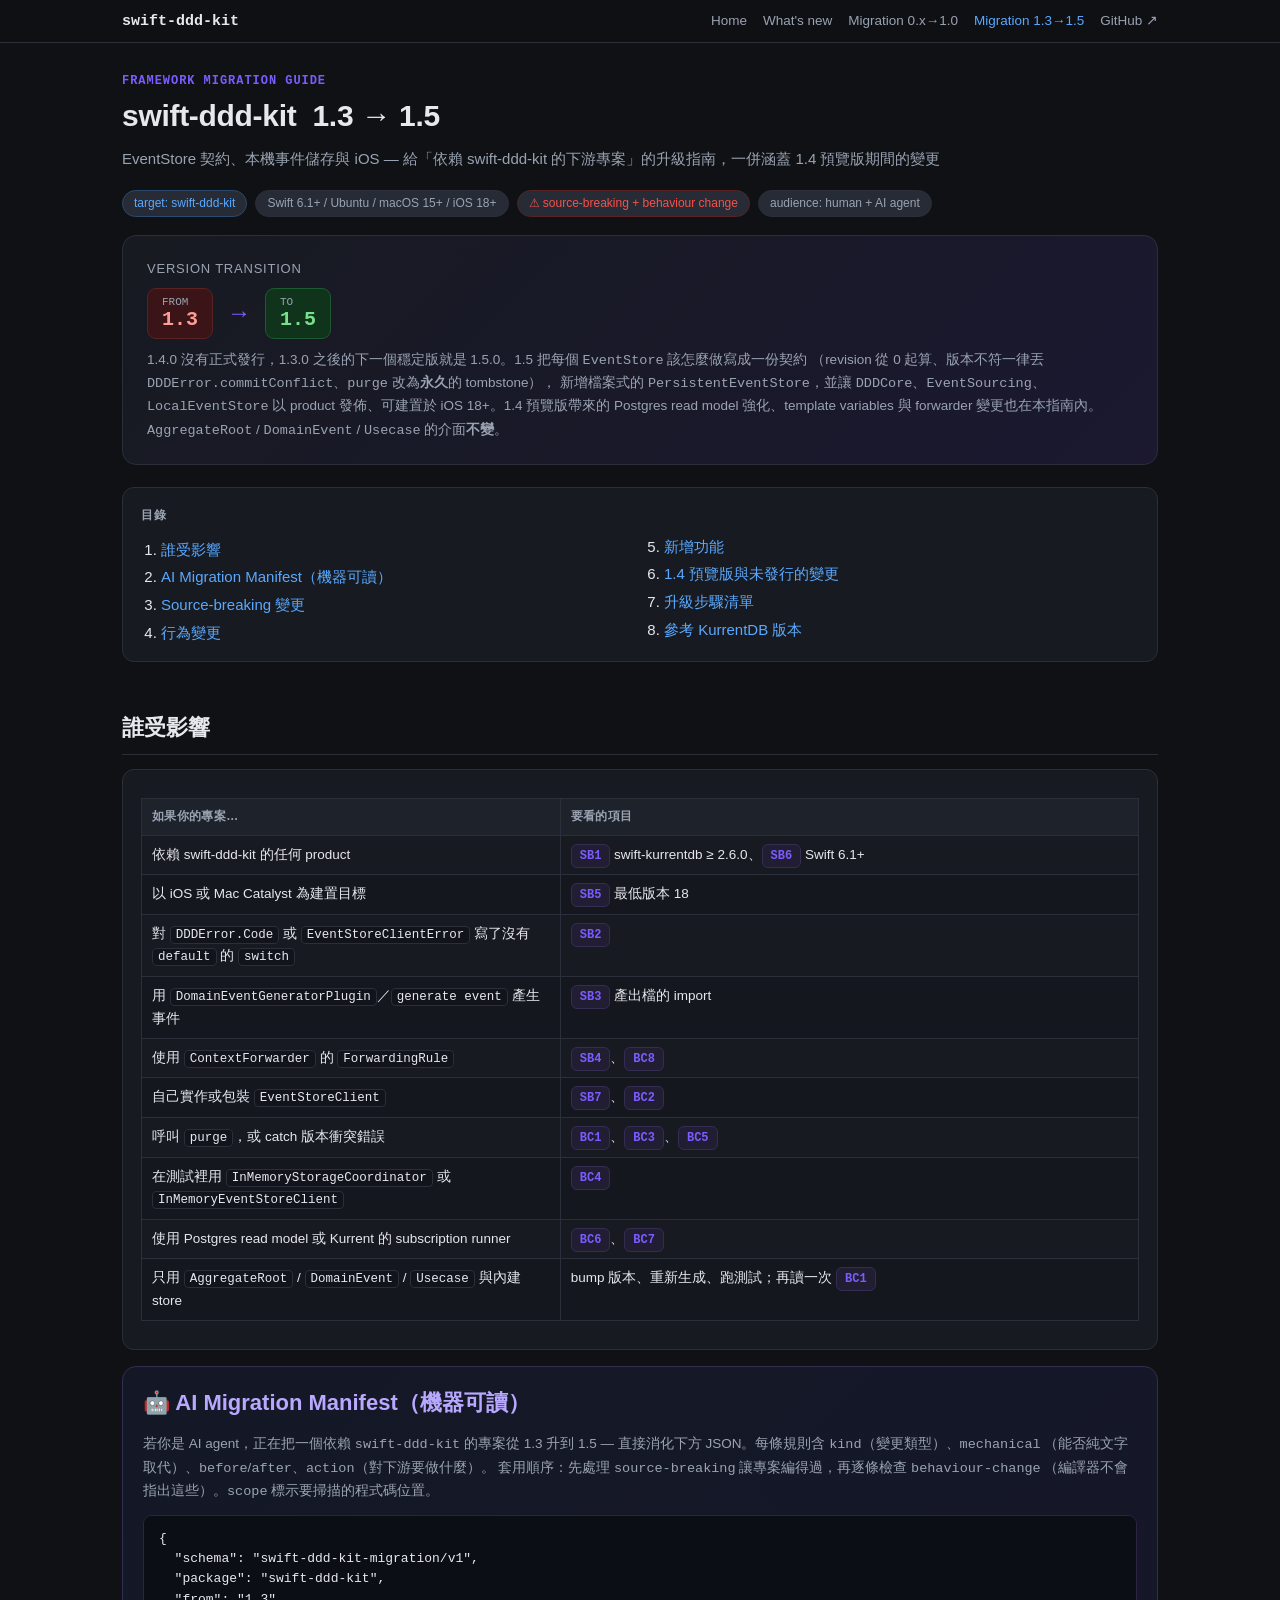
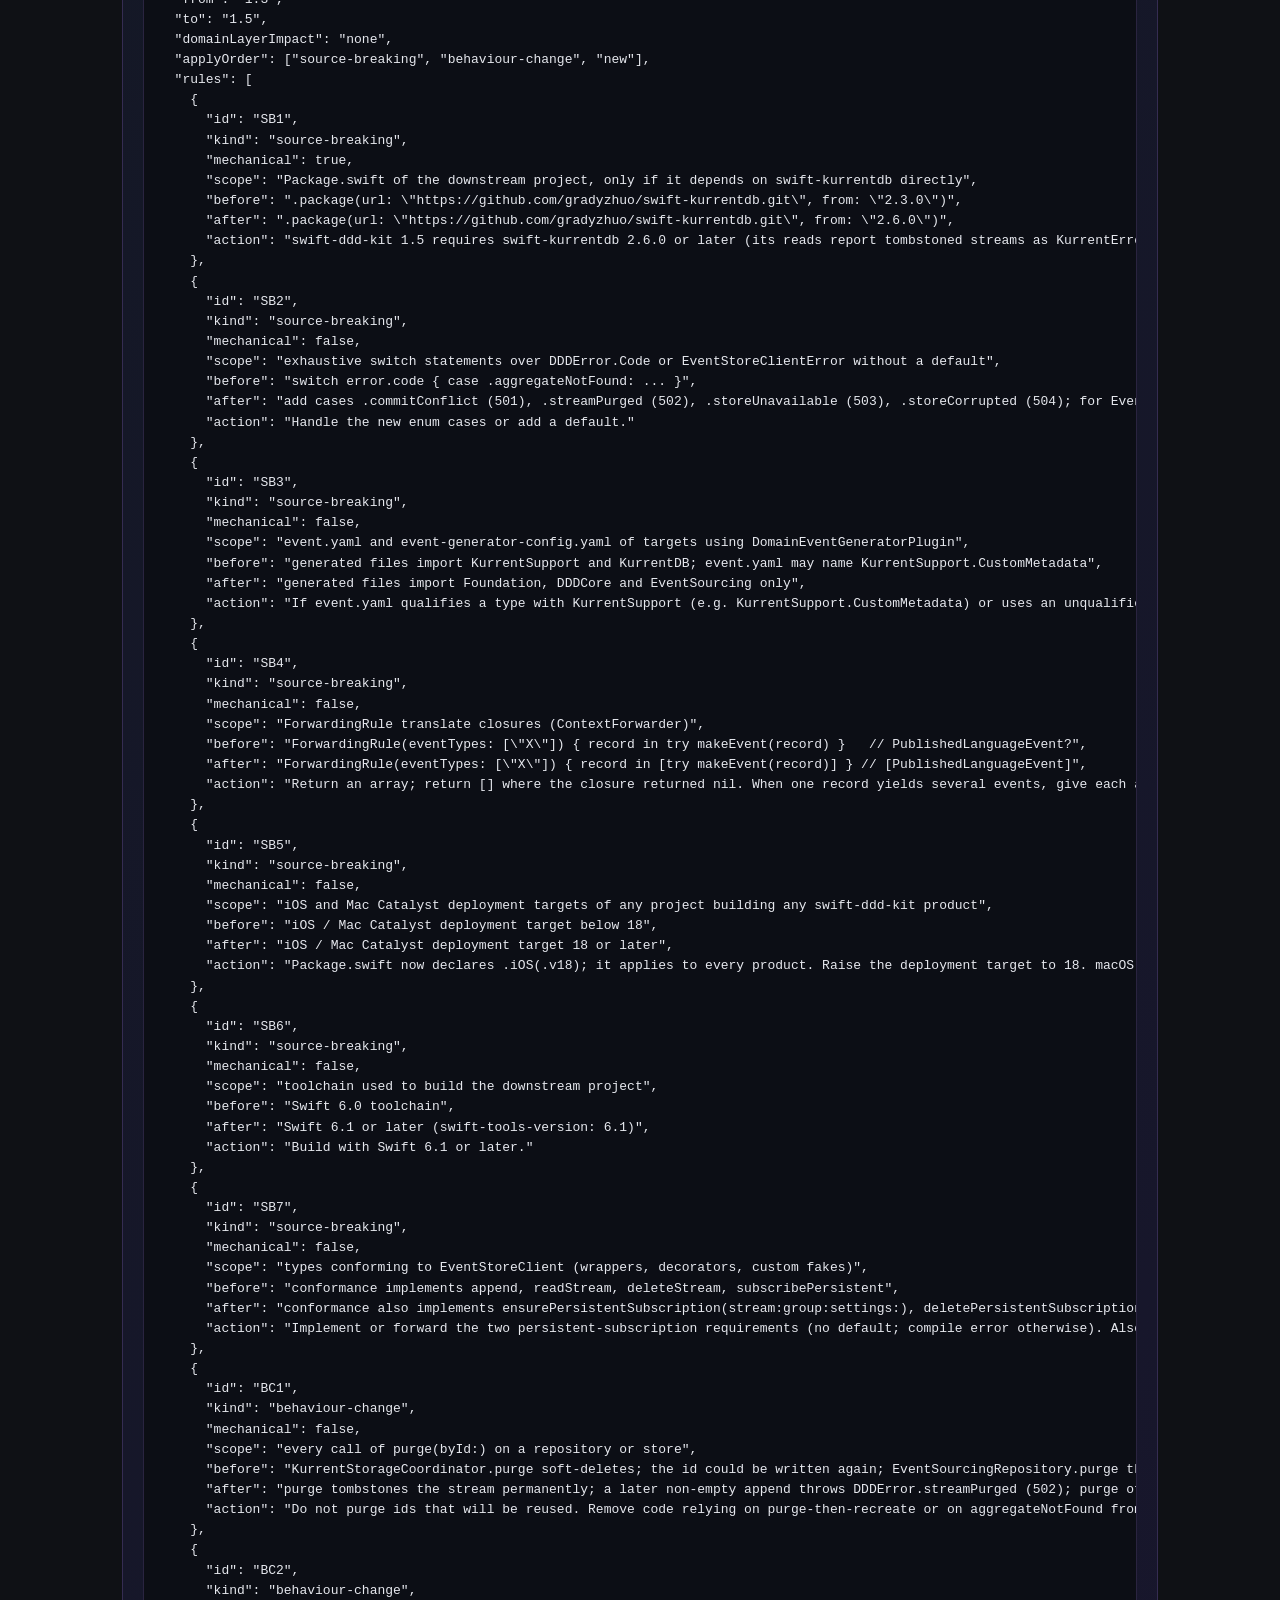
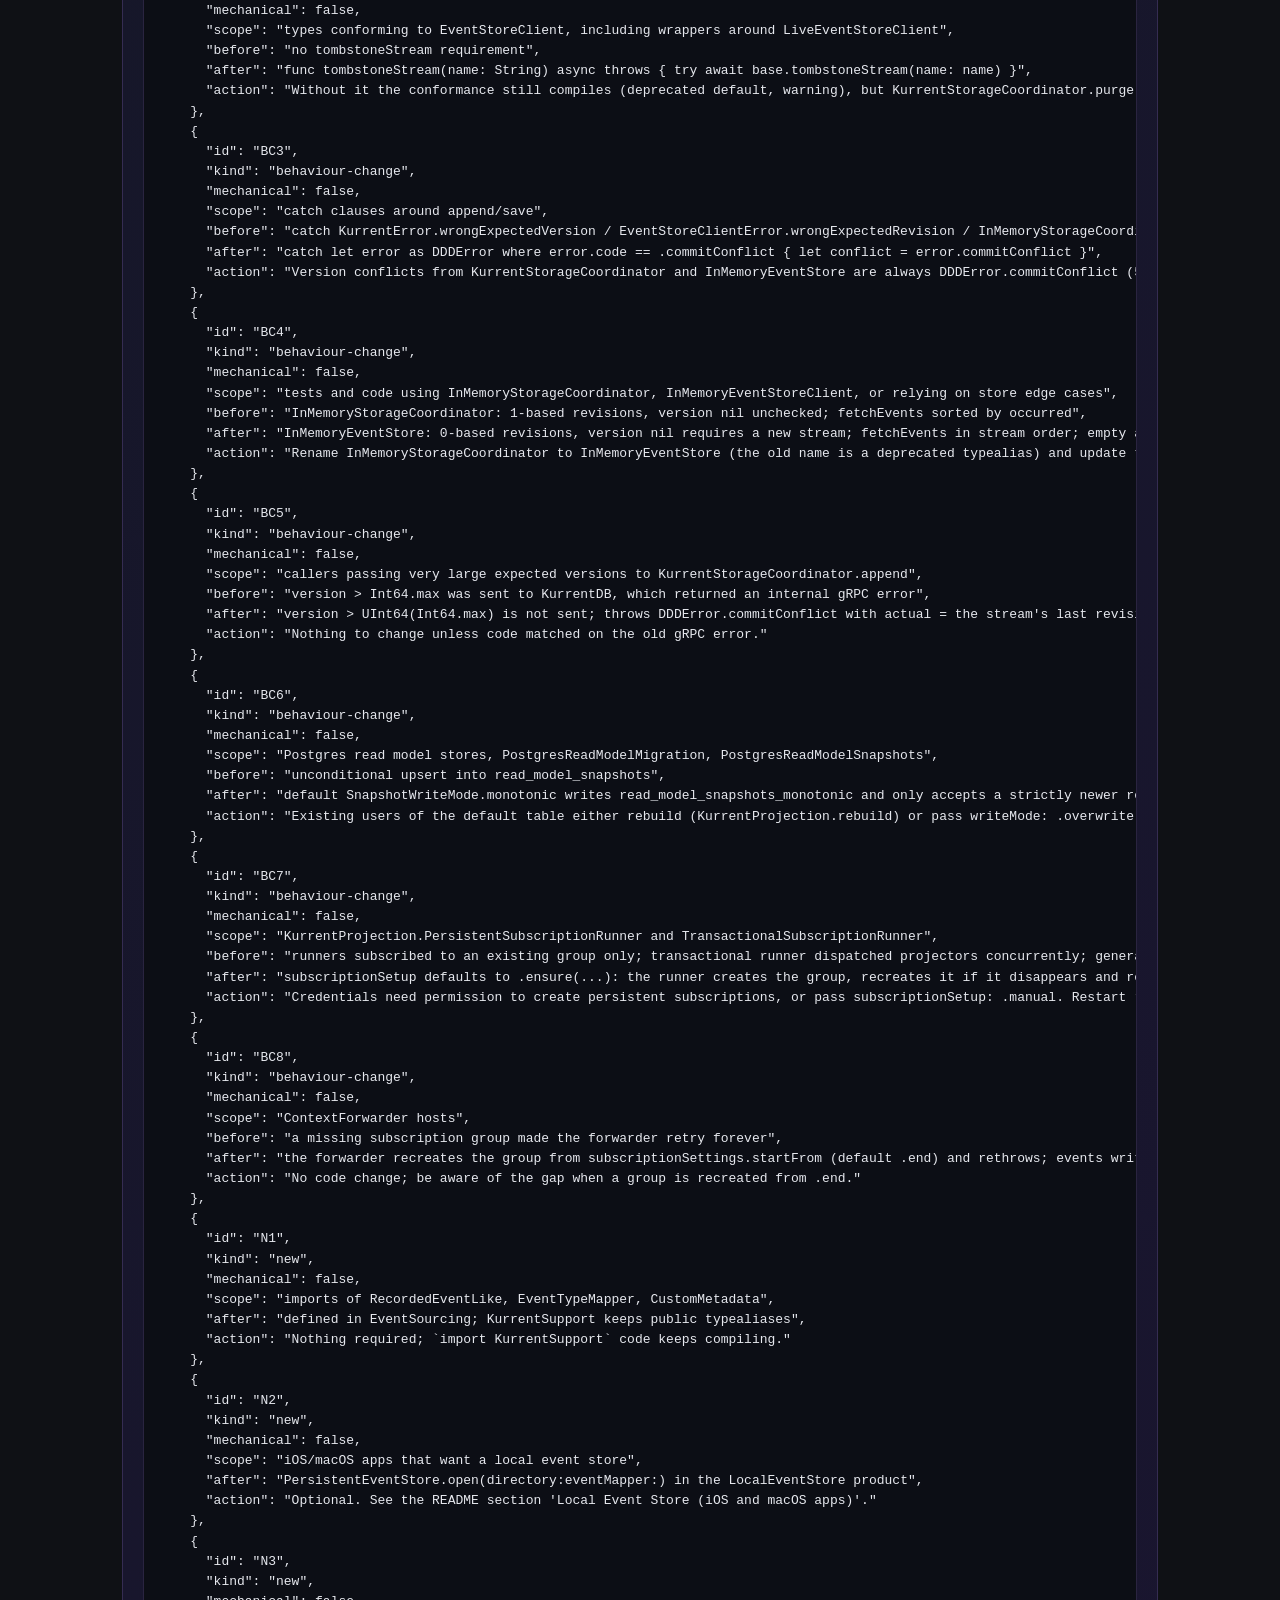
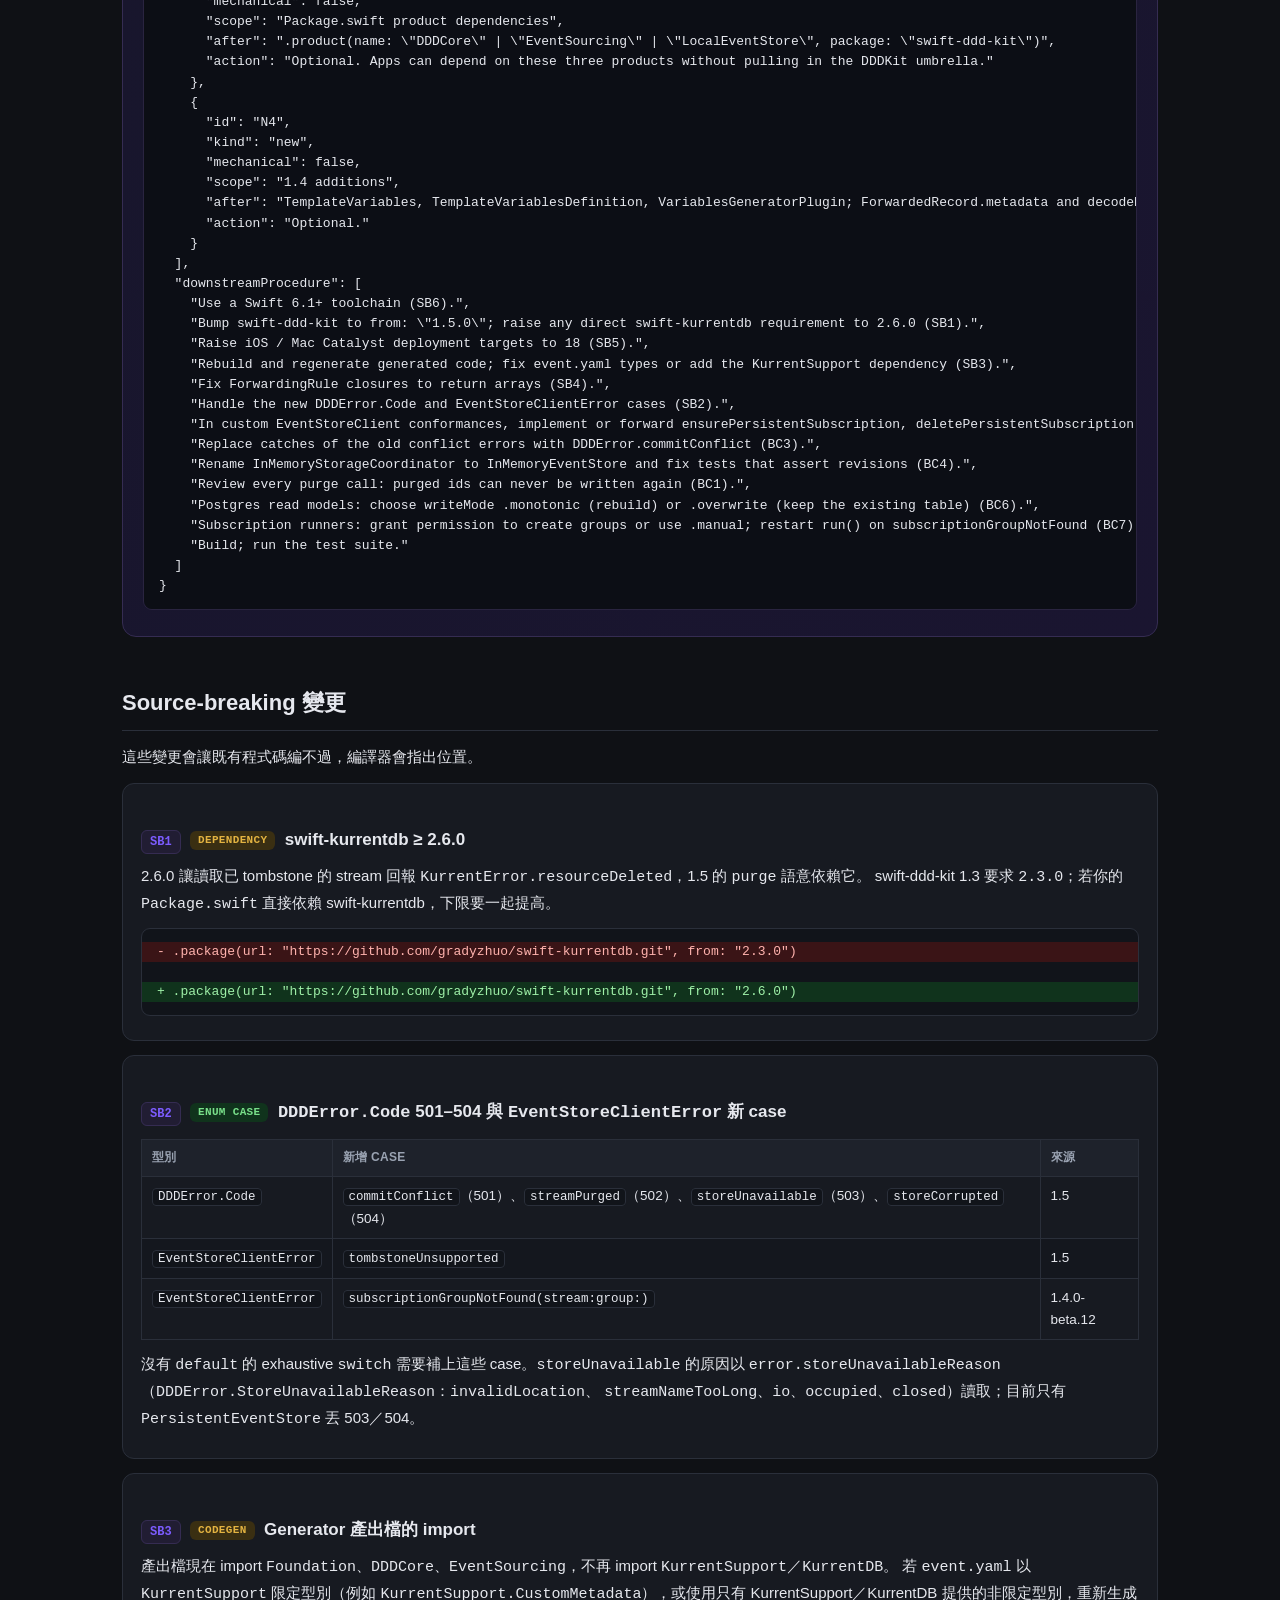
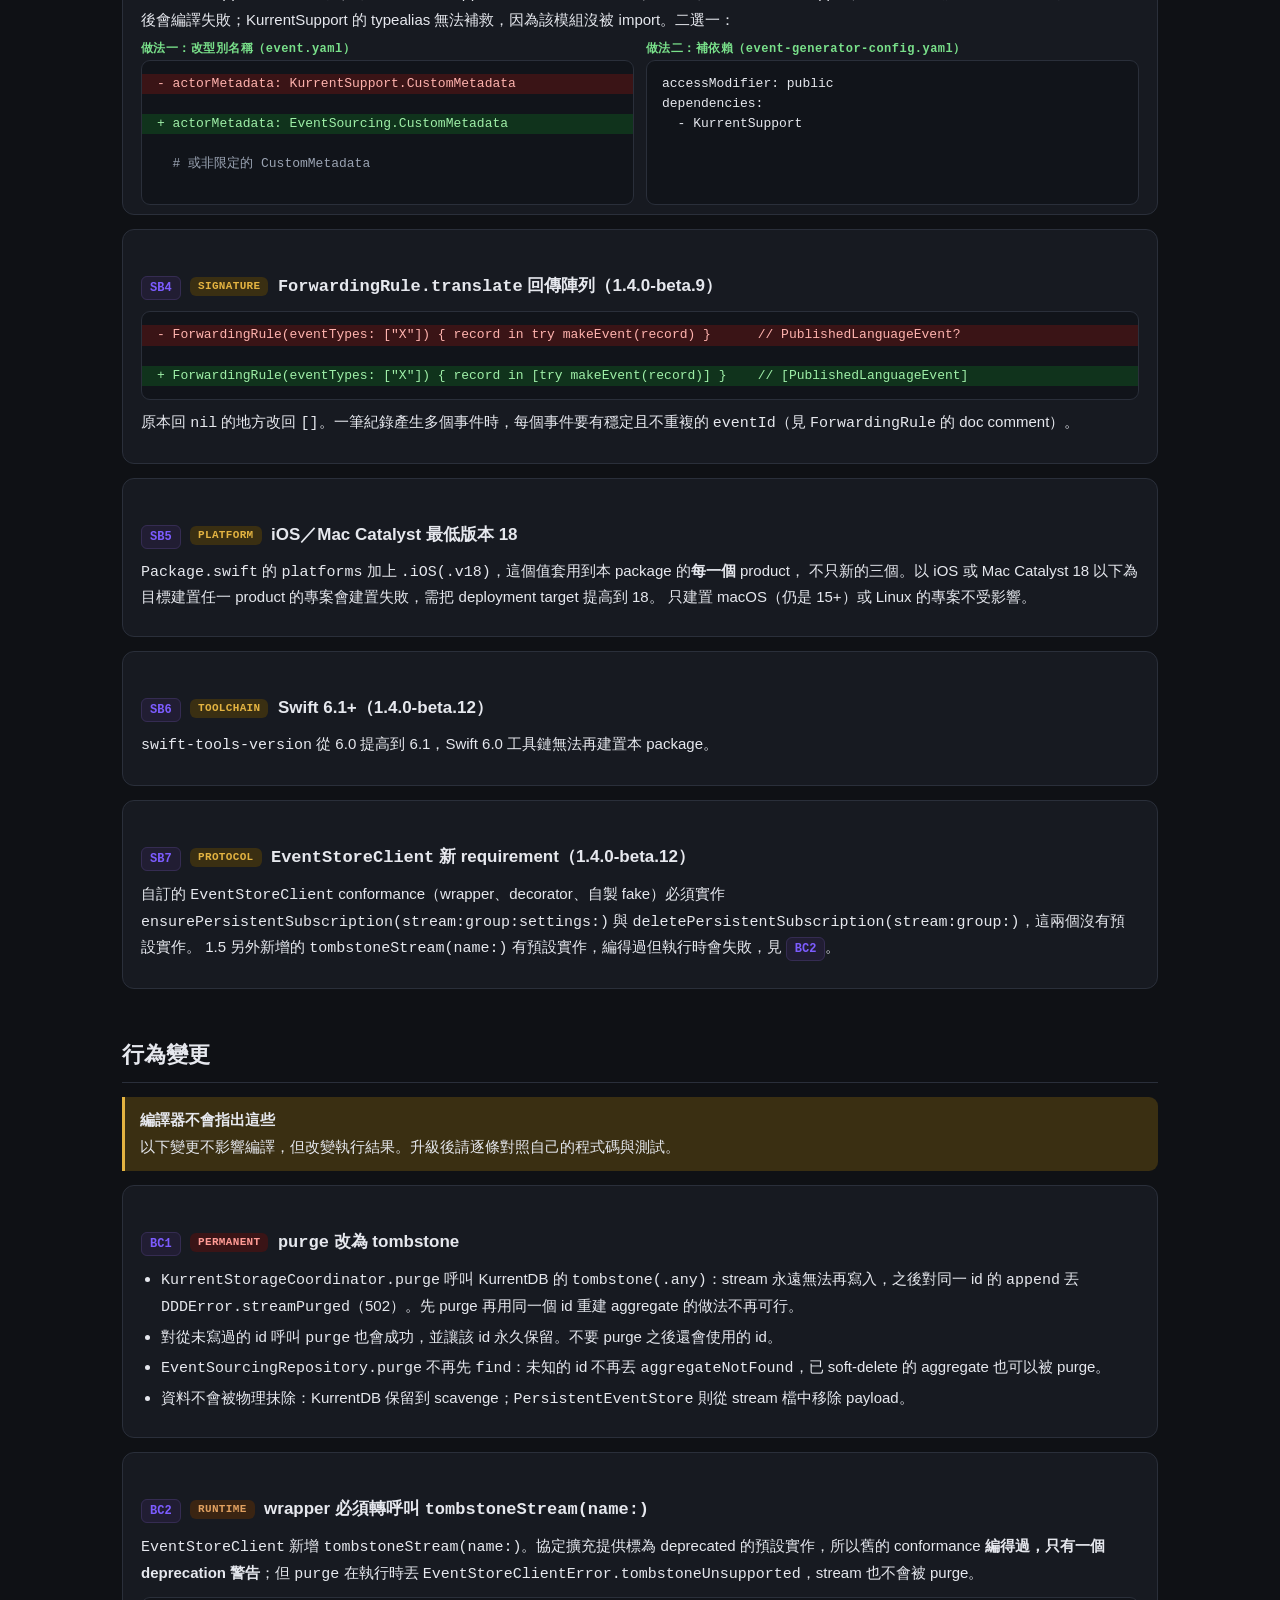
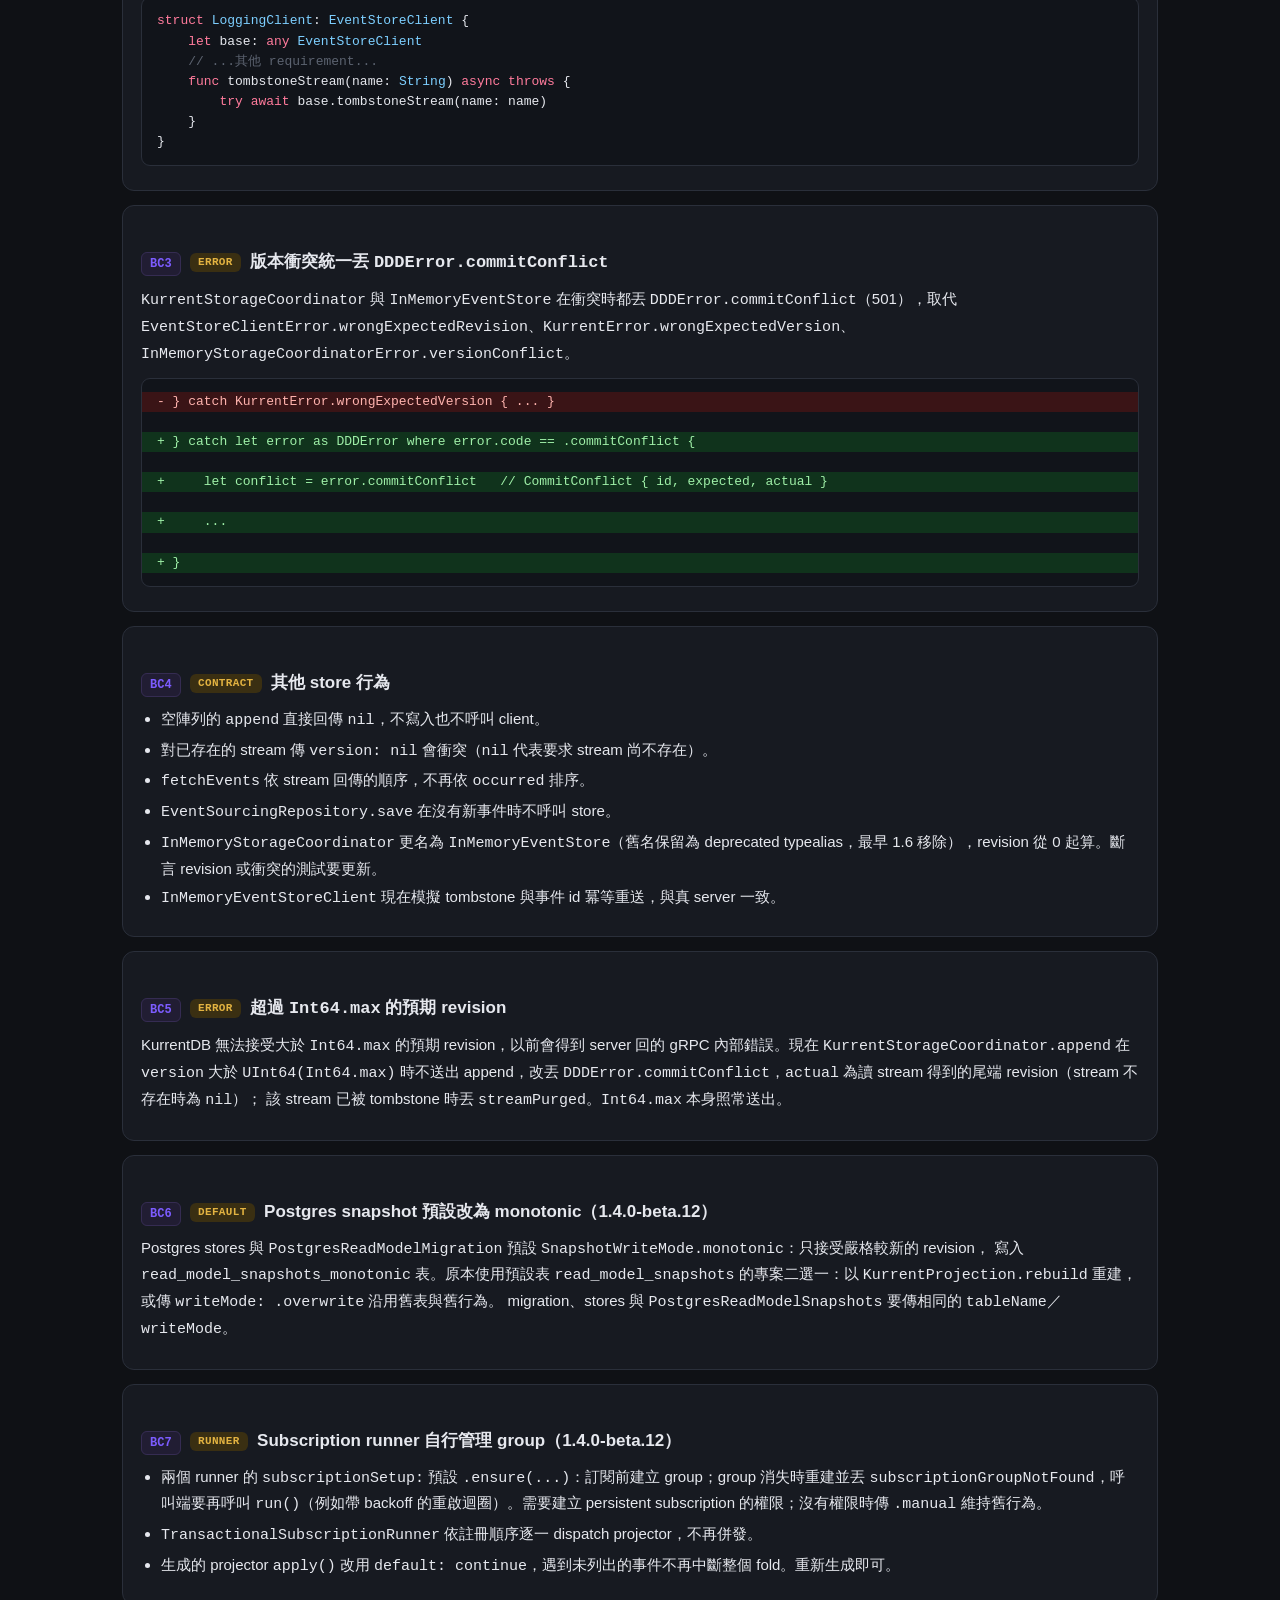
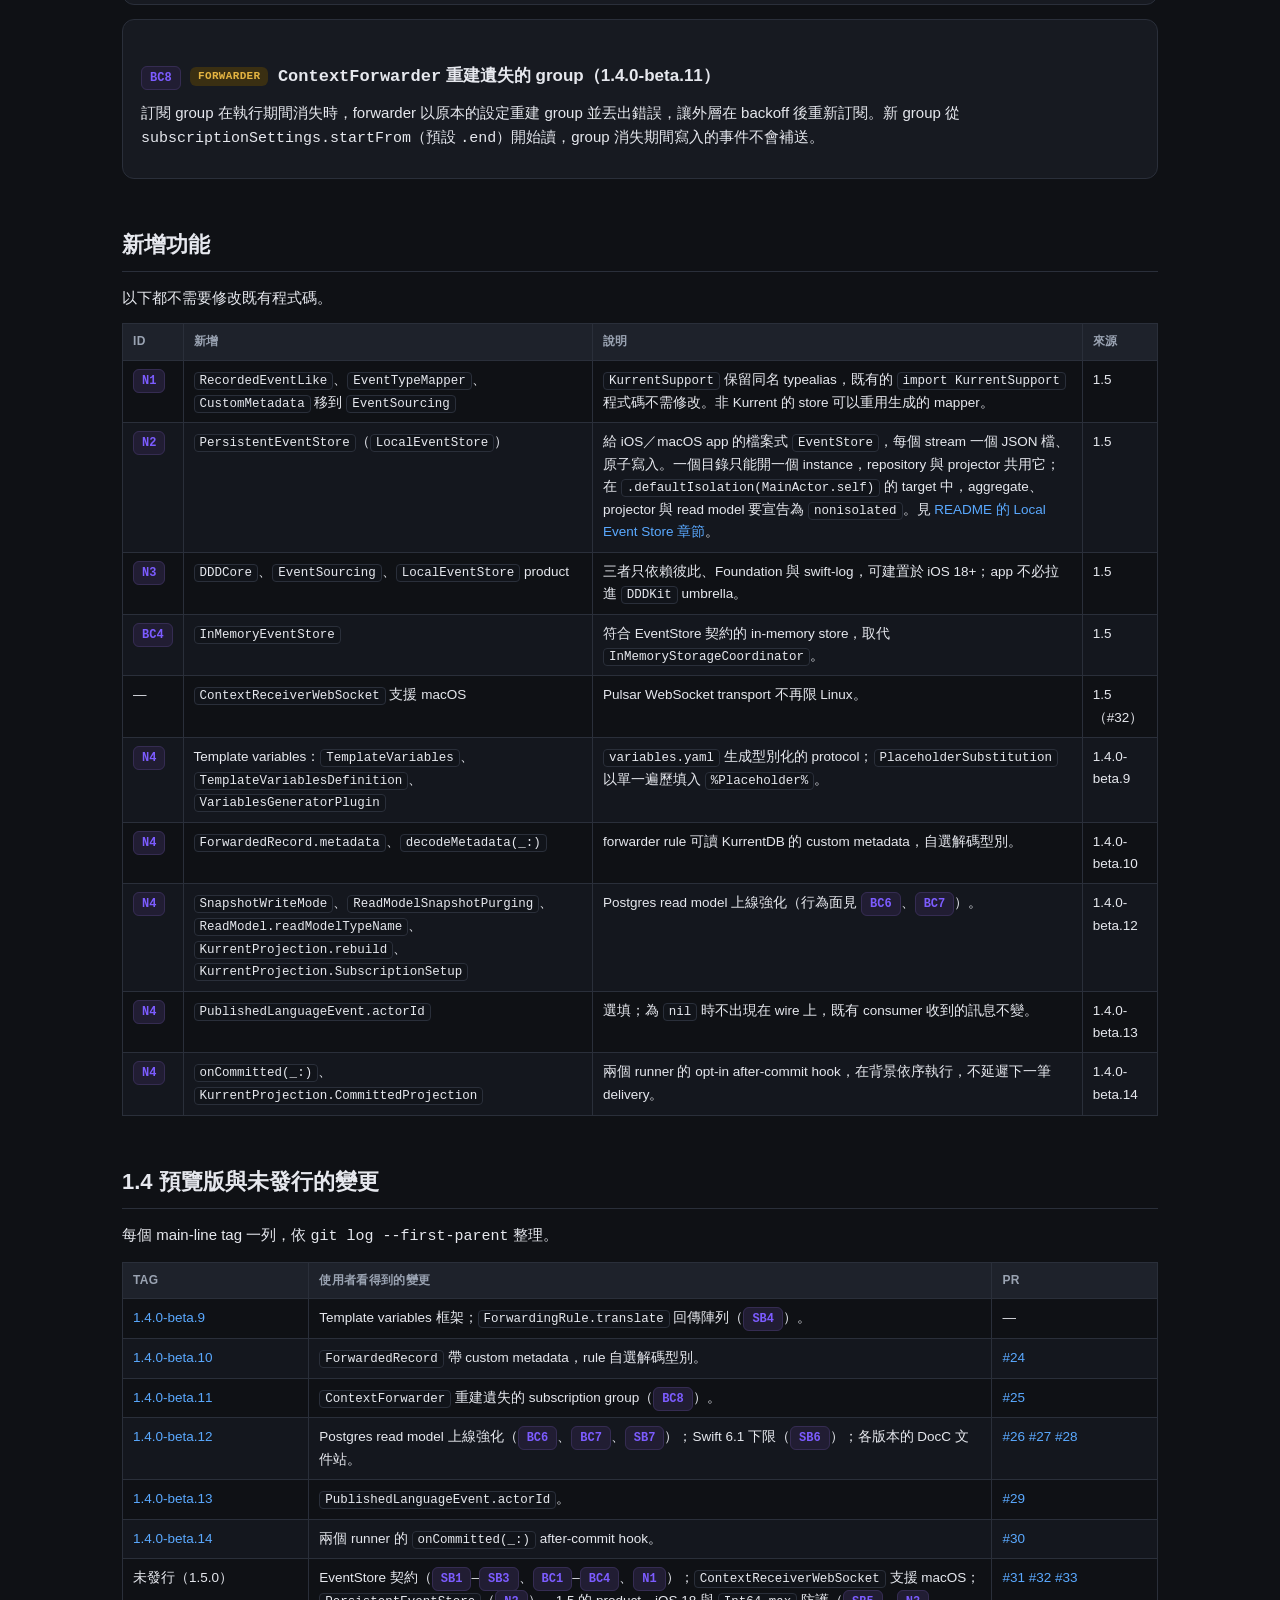
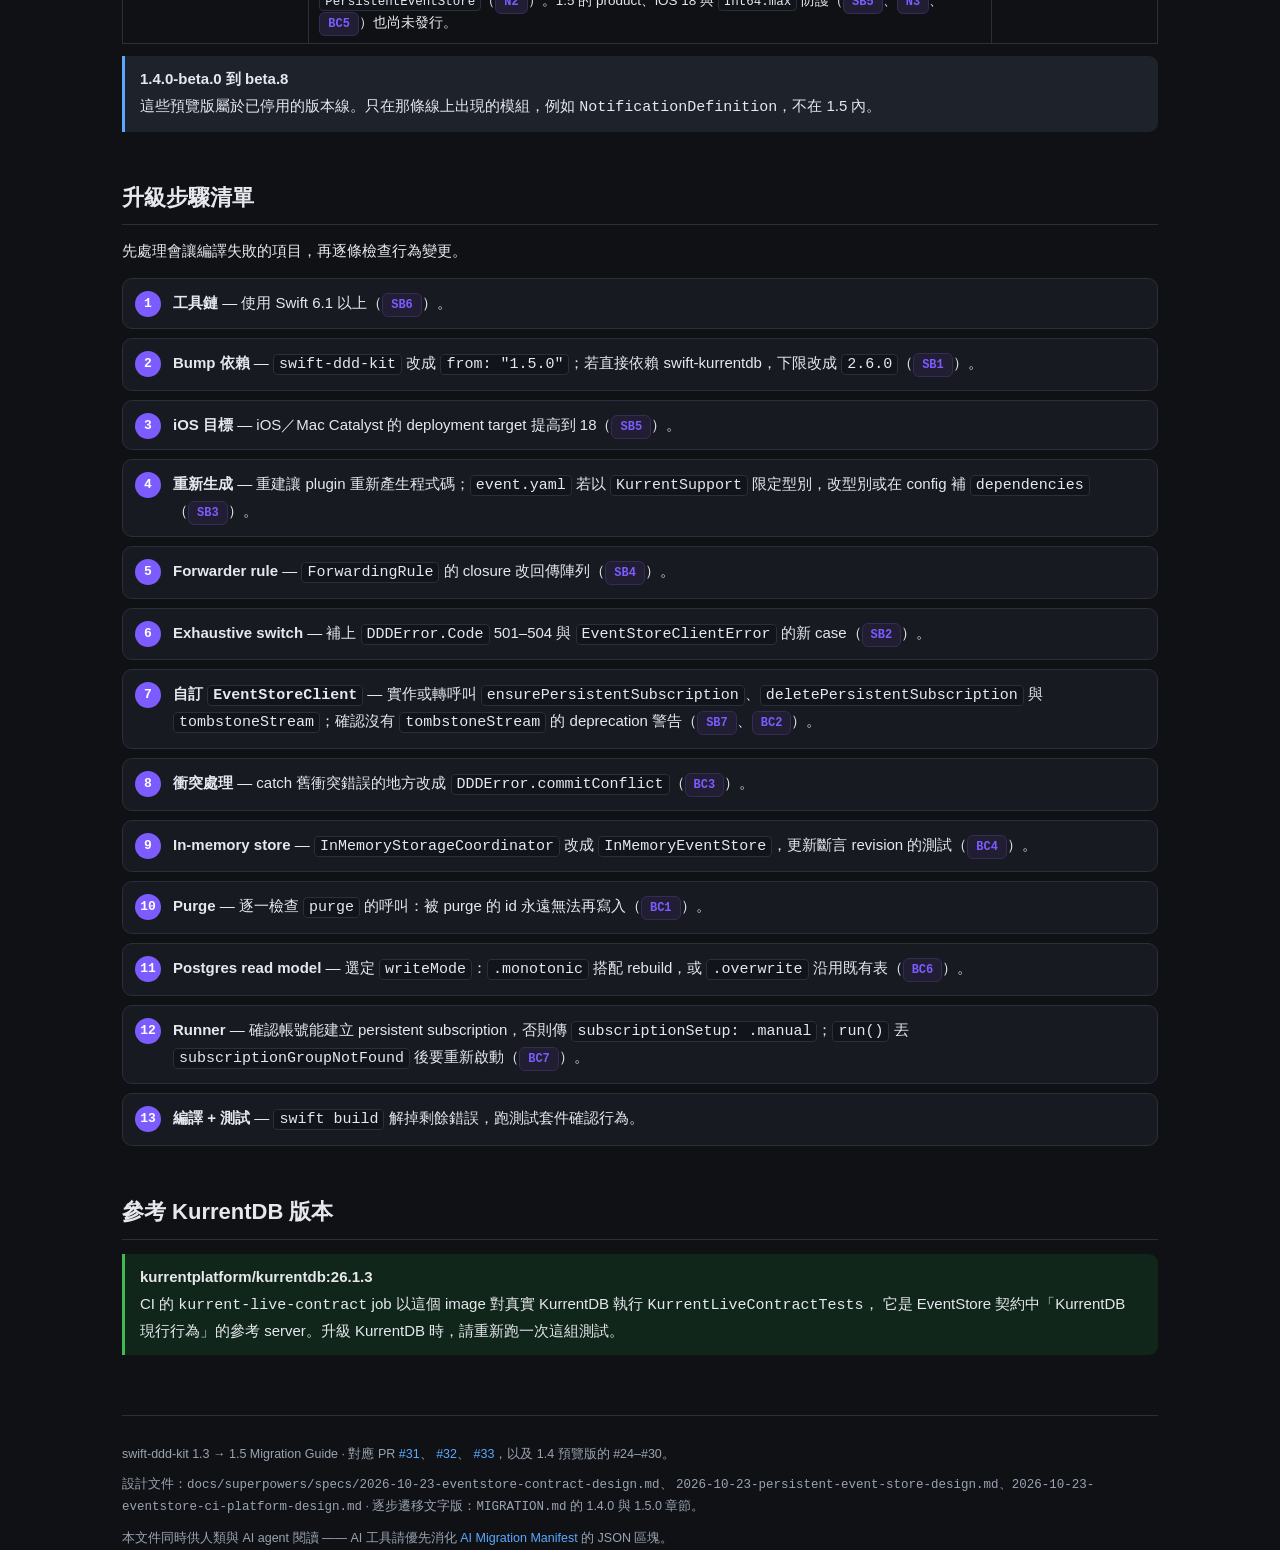
<file: docs/migration/swift-ddd-kit-1.3-to-1.5.html>
<!DOCTYPE html>
<html lang="zh-Hant">
<head>
<meta charset="UTF-8">
<meta name="viewport" content="width=device-width, initial-scale=1.0">
<title>swift-ddd-kit 1.3 → 1.5 Migration Guide</title>
<meta name="description" content="Migration guide for projects depending on swift-ddd-kit, upgrading from 1.3 to 1.5 — the EventStore contract, permanent purge, PersistentEventStore, iOS 18 products, and everything shipped in the 1.4 betas.">
<meta name="x-migration-target" content="swift-ddd-kit">
<meta name="x-migration-from" content="1.3">
<meta name="x-migration-to" content="1.5">
<meta name="x-document-kind" content="migration-guide">
<meta name="x-audience" content="human,ai-agent">
<style>
  :root{
    --bg:#0f1115; --panel:#171a21; --panel2:#1e222b; --ink:#e6e8ee; --muted:#9aa3b2;
    --line:#2a2f3a; --accent:#5aa9ff; --accent2:#7c5cff;
    --add:#3fb950; --addbg:#10331c; --del:#f85149; --delbg:#3a1416;
    --warn:#e3b341; --warnbg:#3a2f12; --ok:#3fb950;
    --code:#11141a; --kw:#ff7b9c; --str:#9ece6a; --typ:#7dcfff; --com:#5c6370;
    --chip:#262b36;
  }
  *{box-sizing:border-box}
  html,body{margin:0;padding:0}
  body{
    background:var(--bg); color:var(--ink);
    font:15px/1.65 -apple-system,BlinkMacSystemFont,"Segoe UI",Roboto,"Noto Sans TC",sans-serif;
    -webkit-font-smoothing:antialiased;
  }
  .wrap{max-width:1080px;margin:0 auto;padding:32px 22px 120px}
  a{color:var(--accent);text-decoration:none}
  a:hover{text-decoration:underline}
  code,pre,.mono{font-family:"SF Mono",ui-monospace,Menlo,Consolas,monospace}
  h1{font-size:30px;margin:0 0 6px;letter-spacing:-.01em}
  h2{font-size:22px;margin:48px 0 14px;padding-bottom:8px;border-bottom:1px solid var(--line)}
  h3{font-size:17px;margin:26px 0 10px}
  p{margin:10px 0}
  .sub{color:var(--muted);font-size:15px;margin:0 0 18px}
  .badges{display:flex;gap:8px;flex-wrap:wrap;margin:14px 0 8px}
  .badge{background:var(--chip);border:1px solid var(--line);border-radius:999px;
    padding:3px 11px;font-size:12px;color:var(--muted)}
  .badge.v{color:var(--accent);border-color:#2b4a6e}
  .badge.brk{color:var(--del);border-color:#5a2222}
  .hero{background:linear-gradient(135deg,#171a21,#1b1830);
    border:1px solid var(--line);border-radius:14px;padding:22px 24px;margin:18px 0 8px}
  .hero .ver{font-size:13px;color:var(--muted);letter-spacing:.06em;text-transform:uppercase}
  .arrowline{display:flex;align-items:center;gap:14px;margin:8px 0 4px;flex-wrap:wrap}
  .vchip{font:600 20px/1 "SF Mono",monospace;padding:8px 14px;border-radius:9px}
  .vchip.old{background:var(--delbg);color:#ff9b95;border:1px solid #5a2222}
  .vchip.new{background:var(--addbg);color:#79e08a;border:1px solid #1d5a2e}
  .vchip .t{font-size:11px;display:block;color:var(--muted);font-weight:400;margin-bottom:2px}
  .arrow{font-size:24px;color:var(--accent2)}

  nav.toc{background:var(--panel);border:1px solid var(--line);border-radius:12px;
    padding:14px 18px;margin:22px 0}
  nav.toc b{font-size:12px;letter-spacing:.08em;text-transform:uppercase;color:var(--muted)}
  nav.toc ol{margin:8px 0 0;padding-left:20px;columns:2;column-gap:28px}
  nav.toc li{margin:3px 0}

  section{margin-top:8px}
  .card{background:var(--panel);border:1px solid var(--line);border-radius:12px;
    padding:16px 18px;margin:14px 0}
  .card.tight{padding:12px 16px}

  .tag{display:inline-block;font:600 11px/1 "SF Mono",monospace;padding:4px 8px;
    border-radius:6px;letter-spacing:.03em;text-transform:uppercase;vertical-align:middle}
  .tag.rename{background:#1b2c44;color:#7db8ff}
  .tag.sig{background:#3a2f12;color:var(--warn)}
  .tag.removed{background:var(--delbg);color:#ff9b95}
  .tag.new{background:var(--addbg);color:#79e08a}
  .tag.same{background:#23262e;color:var(--muted)}
  .tag.auto{background:#16302a;color:#5fd6a8}
  .tag.manual{background:#3a2412;color:#e0a060}

  .chgid{font:600 12px/1 "SF Mono",monospace;color:var(--accent2);
    background:#211d33;border:1px solid #352c52;border-radius:6px;padding:4px 8px}

  pre{background:var(--code);border:1px solid var(--line);border-radius:9px;
    padding:13px 15px;overflow-x:auto;font-size:13px;line-height:1.55;margin:8px 0}
  pre.diff .a{display:block;background:var(--delbg);color:#ffb3ae;margin:0 -15px;padding:0 15px}
  pre.diff .d{display:block;background:var(--addbg);color:#9ff0a8;margin:0 -15px;padding:0 15px}
  pre.diff .x{display:block;color:var(--muted)}
  .cmt{color:var(--com)}
  .kw{color:var(--kw)} .ty{color:var(--typ)} .st{color:var(--str)}

  .ba{display:grid;grid-template-columns:1fr 1fr;gap:12px;margin:10px 0}
  @media(max-width:720px){.ba{grid-template-columns:1fr}}
  .ba .col h4{margin:0 0 5px;font:600 12px/1 "SF Mono",monospace;letter-spacing:.04em}
  .ba .before h4{color:#ff9b95} .ba .after h4{color:#79e08a}
  .ba pre{margin:0;height:100%}

  table{width:100%;border-collapse:collapse;margin:12px 0;font-size:13.5px}
  th,td{border:1px solid var(--line);padding:8px 10px;text-align:left;vertical-align:top}
  th{background:var(--panel2);font-size:12px;letter-spacing:.03em;color:var(--muted);
    text-transform:uppercase}
  td code{background:#11141a;border:1px solid var(--line);border-radius:4px;padding:1px 5px;font-size:12.5px}
  tr:nth-child(even) td{background:#14171e}

  .callout{border-left:3px solid var(--accent);background:var(--panel2);
    border-radius:0 9px 9px 0;padding:11px 15px;margin:12px 0}
  .callout.warn{border-color:var(--warn);background:var(--warnbg)}
  .callout.danger{border-color:var(--del);background:#2a1416}
  .callout.ok{border-color:var(--ok);background:#10261a}
  .callout b{display:block;margin-bottom:3px}


  .steps{counter-reset:s;list-style:none;padding:0;margin:14px 0}
  .steps li{position:relative;padding:12px 14px 12px 50px;background:var(--panel);
    border:1px solid var(--line);border-radius:10px;margin:9px 0}
  .steps li::before{counter-increment:s;content:counter(s);position:absolute;
    left:12px;top:12px;width:26px;height:26px;border-radius:50%;
    background:var(--accent2);color:#fff;font:700 13px/26px monospace;text-align:center}
  .steps li b{color:var(--ink)}
  .steps code{background:#11141a;border:1px solid var(--line);border-radius:4px;padding:1px 5px}

  .ai{background:linear-gradient(135deg,#141826,#1a1530);
    border:1px solid #352c52;border-radius:14px;padding:18px 20px;margin:16px 0}
  .ai h2{border:0;margin:0 0 4px;color:#b8a8ff}
  .ai .lead{color:var(--muted);font-size:13.5px;margin:0 0 12px}
  .ai pre{background:#0c0e15;border-color:#2a2440;max-height:none}

  .legend{display:flex;gap:14px;flex-wrap:wrap;margin:10px 0;font-size:12.5px;color:var(--muted)}
  .legend span{display:flex;align-items:center;gap:6px}
  .dot{width:11px;height:11px;border-radius:3px;display:inline-block}

  footer{margin-top:60px;padding-top:18px;border-top:1px solid var(--line);
    color:var(--muted);font-size:12.5px}
  .kicker{font:600 12px/1 "SF Mono",monospace;letter-spacing:.08em;
    text-transform:uppercase;color:var(--accent2);margin:0 0 4px}
  details{background:var(--panel);border:1px solid var(--line);border-radius:10px;
    padding:10px 14px;margin:10px 0}
  summary{cursor:pointer;font-weight:600}
  .hl{color:var(--warn)}
  ul.tite{margin:8px 0;padding-left:20px}
  ul.tite li{margin:4px 0}

  .sitenav{position:sticky;top:0;z-index:50;background:rgba(15,17,21,.92);
    backdrop-filter:blur(8px);border-bottom:1px solid var(--line)}
  .sn-inner{max-width:1080px;margin:0 auto;padding:10px 22px;display:flex;
    align-items:center;gap:18px;flex-wrap:wrap}
  .sn-brand{font:700 15px/1 "SF Mono",monospace;color:var(--ink)}
  .sn-links{display:flex;gap:16px;flex-wrap:wrap;font-size:13.5px;margin-left:auto}
  .sn-links a{color:var(--muted)}
  .sn-links a:hover,.sn-links a.active{color:var(--accent);text-decoration:none}
</style>
</head>
<body>

<nav class="sitenav"><div class="sn-inner">
  <a class="sn-brand" href="../index.html">swift-ddd-kit</a>
  <div class="sn-links">
    <a href="../index.html">Home</a>
    <a href="../index.html#whats-new">What's new</a>
    <a href="./swift-ddd-kit-0.x-to-1.0.html">Migration 0.x→1.0</a>
    <a href="./swift-ddd-kit-1.3-to-1.5.html" class="active">Migration 1.3→1.5</a>
    <a href="https://github.com/gradyzhuo/swift-ddd-kit">GitHub ↗</a>
  </div>
</div></nav>

<div class="wrap">

  <p class="kicker">Framework Migration Guide</p>
  <h1>swift-ddd-kit &nbsp;1.3 → 1.5</h1>
  <p class="sub">EventStore 契約、本機事件儲存與 iOS — 給「依賴 swift-ddd-kit 的下游專案」的升級指南，一併涵蓋 1.4 預覽版期間的變更</p>

  <div class="badges">
    <span class="badge v">target: swift-ddd-kit</span>
    <span class="badge">Swift 6.1+ / Ubuntu / macOS 15+ / iOS 18+</span>
    <span class="badge brk">⚠ source-breaking + behaviour change</span>
    <span class="badge">audience: human + AI agent</span>
  </div>

  <div class="hero">
    <div class="ver">version transition</div>
    <div class="arrowline">
      <div class="vchip old"><span class="t">FROM</span>1.3</div>
      <div class="arrow">→</div>
      <div class="vchip new"><span class="t">TO</span>1.5</div>
      <div style="flex:1"></div>
    </div>
    <p style="margin:10px 0 0;color:var(--muted);font-size:13.5px">
      1.4.0 沒有正式發行，1.3.0 之後的下一個穩定版就是 1.5.0。1.5 把每個 <code>EventStore</code> 該怎麼做寫成一份契約
      （revision 從 0 起算、版本不符一律丟 <code>DDDError.commitConflict</code>、<code>purge</code> 改為<b>永久</b>的 tombstone），
      新增檔案式的 <code>PersistentEventStore</code>，並讓 <code>DDDCore</code>、<code>EventSourcing</code>、<code>LocalEventStore</code>
      以 product 發佈、可建置於 iOS 18+。1.4 預覽版帶來的 Postgres read model 強化、template variables 與 forwarder 變更也在本指南內。
      <code>AggregateRoot</code> / <code>DomainEvent</code> / <code>Usecase</code> 的介面<b>不變</b>。
    </p>
  </div>

  <nav class="toc">
    <b>目錄</b>
    <ol>
      <li><a href="#who">誰受影響</a></li>
      <li><a href="#ai-manifest">AI Migration Manifest（機器可讀）</a></li>
      <li><a href="#breaking">Source-breaking 變更</a></li>
      <li><a href="#behaviour">行為變更</a></li>
      <li><a href="#additions">新增功能</a></li>
      <li><a href="#betas">1.4 預覽版與未發行的變更</a></li>
      <li><a href="#checklist">升級步驟清單</a></li>
      <li><a href="#reference">參考 KurrentDB 版本</a></li>
    </ol>
  </nav>

  <!-- ================= WHO ================= -->
  <section id="who">
    <h2>誰受影響</h2>
    <div class="card">
      <table>
        <thead><tr><th style="width:42%">如果你的專案…</th><th>要看的項目</th></tr></thead>
        <tbody>
          <tr><td>依賴 swift-ddd-kit 的任何 product</td><td><span class="chgid">SB1</span> swift-kurrentdb ≥ 2.6.0、<span class="chgid">SB6</span> Swift 6.1+</td></tr>
          <tr><td>以 iOS 或 Mac Catalyst 為建置目標</td><td><span class="chgid">SB5</span> 最低版本 18</td></tr>
          <tr><td>對 <code>DDDError.Code</code> 或 <code>EventStoreClientError</code> 寫了沒有 <code>default</code> 的 <code>switch</code></td><td><span class="chgid">SB2</span></td></tr>
          <tr><td>用 <code>DomainEventGeneratorPlugin</code>／<code>generate event</code> 產生事件</td><td><span class="chgid">SB3</span> 產出檔的 import</td></tr>
          <tr><td>使用 <code>ContextForwarder</code> 的 <code>ForwardingRule</code></td><td><span class="chgid">SB4</span>、<span class="chgid">BC8</span></td></tr>
          <tr><td>自己實作或包裝 <code>EventStoreClient</code></td><td><span class="chgid">SB7</span>、<span class="chgid">BC2</span></td></tr>
          <tr><td>呼叫 <code>purge</code>，或 catch 版本衝突錯誤</td><td><span class="chgid">BC1</span>、<span class="chgid">BC3</span>、<span class="chgid">BC5</span></td></tr>
          <tr><td>在測試裡用 <code>InMemoryStorageCoordinator</code> 或 <code>InMemoryEventStoreClient</code></td><td><span class="chgid">BC4</span></td></tr>
          <tr><td>使用 Postgres read model 或 Kurrent 的 subscription runner</td><td><span class="chgid">BC6</span>、<span class="chgid">BC7</span></td></tr>
          <tr><td>只用 <code>AggregateRoot</code> / <code>DomainEvent</code> / <code>Usecase</code> 與內建 store</td><td>bump 版本、重新生成、跑測試；再讀一次 <span class="chgid">BC1</span></td></tr>
        </tbody>
      </table>
    </div>
  </section>

  <!-- ================= AI MANIFEST ================= -->
  <section id="ai-manifest" class="ai">
    <h2>🤖 AI Migration Manifest（機器可讀）</h2>
    <p class="lead">
      若你是 AI agent，正在把一個依賴 <code>swift-ddd-kit</code> 的專案從 1.3 升到 1.5 —
      直接消化下方 JSON。每條規則含 <code>kind</code>（變更類型）、<code>mechanical</code>
      （能否純文字取代）、<code>before</code>/<code>after</code>、<code>action</code>（對下游要做什麼）。
      套用順序：先處理 <code>source-breaking</code> 讓專案編得過，再逐條檢查 <code>behaviour-change</code>
      （編譯器不會指出這些）。<code>scope</code> 標示要掃描的程式碼位置。
    </p>
<pre id="migration-rules" data-format="swift-ddd-kit-migration/v1">{
  "schema": "swift-ddd-kit-migration/v1",
  "package": "swift-ddd-kit",
  "from": "1.3",
  "to": "1.5",
  "domainLayerImpact": "none",
  "applyOrder": ["source-breaking", "behaviour-change", "new"],
  "rules": [
    {
      "id": "SB1",
      "kind": "source-breaking",
      "mechanical": true,
      "scope": "Package.swift of the downstream project, only if it depends on swift-kurrentdb directly",
      "before": ".package(url: \"https://github.com/gradyzhuo/swift-kurrentdb.git\", from: \"2.3.0\")",
      "after": ".package(url: \"https://github.com/gradyzhuo/swift-kurrentdb.git\", from: \"2.6.0\")",
      "action": "swift-ddd-kit 1.5 requires swift-kurrentdb 2.6.0 or later (its reads report tombstoned streams as KurrentError.resourceDeleted). Raise any direct requirement below 2.6.0."
    },
    {
      "id": "SB2",
      "kind": "source-breaking",
      "mechanical": false,
      "scope": "exhaustive switch statements over DDDError.Code or EventStoreClientError without a default",
      "before": "switch error.code { case .aggregateNotFound: ... }",
      "after": "add cases .commitConflict (501), .streamPurged (502), .storeUnavailable (503), .storeCorrupted (504); for EventStoreClientError add .subscriptionGroupNotFound(stream:group:) and .tombstoneUnsupported",
      "action": "Handle the new enum cases or add a default."
    },
    {
      "id": "SB3",
      "kind": "source-breaking",
      "mechanical": false,
      "scope": "event.yaml and event-generator-config.yaml of targets using DomainEventGeneratorPlugin",
      "before": "generated files import KurrentSupport and KurrentDB; event.yaml may name KurrentSupport.CustomMetadata",
      "after": "generated files import Foundation, DDDCore and EventSourcing only",
      "action": "If event.yaml qualifies a type with KurrentSupport (e.g. KurrentSupport.CustomMetadata) or uses an unqualified type only KurrentSupport/KurrentDB provide, either change it to EventSourcing.CustomMetadata / unqualified CustomMetadata, or add `dependencies: [KurrentSupport]` to event-generator-config.yaml. Then regenerate."
    },
    {
      "id": "SB4",
      "kind": "source-breaking",
      "mechanical": false,
      "scope": "ForwardingRule translate closures (ContextForwarder)",
      "before": "ForwardingRule(eventTypes: [\"X\"]) { record in try makeEvent(record) }   // PublishedLanguageEvent?",
      "after": "ForwardingRule(eventTypes: [\"X\"]) { record in [try makeEvent(record)] } // [PublishedLanguageEvent]",
      "action": "Return an array; return [] where the closure returned nil. When one record yields several events, give each a stable, distinct eventId."
    },
    {
      "id": "SB5",
      "kind": "source-breaking",
      "mechanical": false,
      "scope": "iOS and Mac Catalyst deployment targets of any project building any swift-ddd-kit product",
      "before": "iOS / Mac Catalyst deployment target below 18",
      "after": "iOS / Mac Catalyst deployment target 18 or later",
      "action": "Package.swift now declares .iOS(.v18); it applies to every product. Raise the deployment target to 18. macOS (15+) and Linux projects are unaffected."
    },
    {
      "id": "SB6",
      "kind": "source-breaking",
      "mechanical": false,
      "scope": "toolchain used to build the downstream project",
      "before": "Swift 6.0 toolchain",
      "after": "Swift 6.1 or later (swift-tools-version: 6.1)",
      "action": "Build with Swift 6.1 or later."
    },
    {
      "id": "SB7",
      "kind": "source-breaking",
      "mechanical": false,
      "scope": "types conforming to EventStoreClient (wrappers, decorators, custom fakes)",
      "before": "conformance implements append, readStream, deleteStream, subscribePersistent",
      "after": "conformance also implements ensurePersistentSubscription(stream:group:settings:), deletePersistentSubscription(stream:group:) and tombstoneStream(name:)",
      "action": "Implement or forward the two persistent-subscription requirements (no default; compile error otherwise). Also forward tombstoneStream(name:) — see BC2."
    },
    {
      "id": "BC1",
      "kind": "behaviour-change",
      "mechanical": false,
      "scope": "every call of purge(byId:) on a repository or store",
      "before": "KurrentStorageCoordinator.purge soft-deletes; the id could be written again; EventSourcingRepository.purge threw aggregateNotFound for an unknown id",
      "after": "purge tombstones the stream permanently; a later non-empty append throws DDDError.streamPurged (502); purge of a never-written id succeeds and reserves the id forever; EventSourcingRepository.purge no longer calls find first",
      "action": "Do not purge ids that will be reused. Remove code relying on purge-then-recreate or on aggregateNotFound from purge."
    },
    {
      "id": "BC2",
      "kind": "behaviour-change",
      "mechanical": false,
      "scope": "types conforming to EventStoreClient, including wrappers around LiveEventStoreClient",
      "before": "no tombstoneStream requirement",
      "after": "func tombstoneStream(name: String) async throws { try await base.tombstoneStream(name: name) }",
      "action": "Without it the conformance still compiles (deprecated default, warning), but KurrentStorageCoordinator.purge throws EventStoreClientError.tombstoneUnsupported at run time and nothing is purged. Implement or forward it."
    },
    {
      "id": "BC3",
      "kind": "behaviour-change",
      "mechanical": false,
      "scope": "catch clauses around append/save",
      "before": "catch KurrentError.wrongExpectedVersion / EventStoreClientError.wrongExpectedRevision / InMemoryStorageCoordinatorError.versionConflict",
      "after": "catch let error as DDDError where error.code == .commitConflict { let conflict = error.commitConflict }",
      "action": "Version conflicts from KurrentStorageCoordinator and InMemoryEventStore are always DDDError.commitConflict (501), carrying CommitConflict { id, expected, actual }."
    },
    {
      "id": "BC4",
      "kind": "behaviour-change",
      "mechanical": false,
      "scope": "tests and code using InMemoryStorageCoordinator, InMemoryEventStoreClient, or relying on store edge cases",
      "before": "InMemoryStorageCoordinator: 1-based revisions, version nil unchecked; fetchEvents sorted by occurred",
      "after": "InMemoryEventStore<M>: 0-based revisions, version nil requires a new stream; fetchEvents in stream order; empty append returns nil without writing; save with no new events does not call the store; InMemoryEventStoreClient models tombstones and event-id idempotency",
      "action": "Rename InMemoryStorageCoordinator to InMemoryEventStore (the old name is a deprecated typealias) and update tests that assert revisions or conflicts."
    },
    {
      "id": "BC5",
      "kind": "behaviour-change",
      "mechanical": false,
      "scope": "callers passing very large expected versions to KurrentStorageCoordinator.append",
      "before": "version > Int64.max was sent to KurrentDB, which returned an internal gRPC error",
      "after": "version > UInt64(Int64.max) is not sent; throws DDDError.commitConflict with actual = the stream's last revision (nil if absent), or streamPurged if the stream is tombstoned",
      "action": "Nothing to change unless code matched on the old gRPC error."
    },
    {
      "id": "BC6",
      "kind": "behaviour-change",
      "mechanical": false,
      "scope": "Postgres read model stores, PostgresReadModelMigration, PostgresReadModelSnapshots",
      "before": "unconditional upsert into read_model_snapshots",
      "after": "default SnapshotWriteMode.monotonic writes read_model_snapshots_monotonic and only accepts a strictly newer revision",
      "action": "Existing users of the default table either rebuild (KurrentProjection.rebuild) or pass writeMode: .overwrite. Pass the same tableName/writeMode to the migration, the stores and PostgresReadModelSnapshots."
    },
    {
      "id": "BC7",
      "kind": "behaviour-change",
      "mechanical": false,
      "scope": "KurrentProjection.PersistentSubscriptionRunner and TransactionalSubscriptionRunner",
      "before": "runners subscribed to an existing group only; transactional runner dispatched projectors concurrently; generated apply() used default: return",
      "after": "subscriptionSetup defaults to .ensure(...): the runner creates the group, recreates it if it disappears and rethrows subscriptionGroupNotFound; projectors dispatch sequentially in registration order; generated apply() uses default: continue",
      "action": "Credentials need permission to create persistent subscriptions, or pass subscriptionSetup: .manual. Restart run() after subscriptionGroupNotFound (restart loop with backoff). Regenerate projector code."
    },
    {
      "id": "BC8",
      "kind": "behaviour-change",
      "mechanical": false,
      "scope": "ContextForwarder hosts",
      "before": "a missing subscription group made the forwarder retry forever",
      "after": "the forwarder recreates the group from subscriptionSettings.startFrom (default .end) and rethrows; events written while the group was missing are not forwarded",
      "action": "No code change; be aware of the gap when a group is recreated from .end."
    },
    {
      "id": "N1",
      "kind": "new",
      "mechanical": false,
      "scope": "imports of RecordedEventLike, EventTypeMapper, CustomMetadata",
      "after": "defined in EventSourcing; KurrentSupport keeps public typealiases",
      "action": "Nothing required; `import KurrentSupport` code keeps compiling."
    },
    {
      "id": "N2",
      "kind": "new",
      "mechanical": false,
      "scope": "iOS/macOS apps that want a local event store",
      "after": "PersistentEventStore<StreamNaming, Metadata>.open(directory:eventMapper:) in the LocalEventStore product",
      "action": "Optional. See the README section 'Local Event Store (iOS and macOS apps)'."
    },
    {
      "id": "N3",
      "kind": "new",
      "mechanical": false,
      "scope": "Package.swift product dependencies",
      "after": ".product(name: \"DDDCore\" | \"EventSourcing\" | \"LocalEventStore\", package: \"swift-ddd-kit\")",
      "action": "Optional. Apps can depend on these three products without pulling in the DDDKit umbrella."
    },
    {
      "id": "N4",
      "kind": "new",
      "mechanical": false,
      "scope": "1.4 additions",
      "after": "TemplateVariables, TemplateVariablesDefinition, VariablesGeneratorPlugin; ForwardedRecord.metadata and decodeMetadata(_:); SnapshotWriteMode, ReadModelSnapshotPurging, ReadModel.readModelTypeName, KurrentProjection.rebuild, KurrentProjection.SubscriptionSetup; PublishedLanguageEvent.actorId; onCommitted(_:) and CommittedProjection on both runners",
      "action": "Optional."
    }
  ],
  "downstreamProcedure": [
    "Use a Swift 6.1+ toolchain (SB6).",
    "Bump swift-ddd-kit to from: \"1.5.0\"; raise any direct swift-kurrentdb requirement to 2.6.0 (SB1).",
    "Raise iOS / Mac Catalyst deployment targets to 18 (SB5).",
    "Rebuild and regenerate generated code; fix event.yaml types or add the KurrentSupport dependency (SB3).",
    "Fix ForwardingRule closures to return arrays (SB4).",
    "Handle the new DDDError.Code and EventStoreClientError cases (SB2).",
    "In custom EventStoreClient conformances, implement or forward ensurePersistentSubscription, deletePersistentSubscription and tombstoneStream (SB7, BC2).",
    "Replace catches of the old conflict errors with DDDError.commitConflict (BC3).",
    "Rename InMemoryStorageCoordinator to InMemoryEventStore and fix tests that assert revisions (BC4).",
    "Review every purge call: purged ids can never be written again (BC1).",
    "Postgres read models: choose writeMode .monotonic (rebuild) or .overwrite (keep the existing table) (BC6).",
    "Subscription runners: grant permission to create groups or use .manual; restart run() on subscriptionGroupNotFound (BC7).",
    "Build; run the test suite."
  ]
}</pre>
  </section>

  <!-- ================= BREAKING ================= -->
  <section id="breaking">
    <h2>Source-breaking 變更</h2>
    <p>這些變更會讓既有程式碼編不過，編譯器會指出位置。</p>

    <div class="card">
      <h3><span class="chgid">SB1</span> &nbsp;<span class="tag sig">dependency</span> &nbsp;swift-kurrentdb ≥ 2.6.0</h3>
      <p>2.6.0 讓讀取已 tombstone 的 stream 回報 <code>KurrentError.resourceDeleted</code>，1.5 的 <code>purge</code> 語意依賴它。
         swift-ddd-kit 1.3 要求 <code>2.3.0</code>；若你的 <code>Package.swift</code> 直接依賴 swift-kurrentdb，下限要一起提高。</p>
      <pre class="diff"><span class="a">- .package(url: "https://github.com/gradyzhuo/swift-kurrentdb.git", from: "2.3.0")</span>
<span class="d">+ .package(url: "https://github.com/gradyzhuo/swift-kurrentdb.git", from: "2.6.0")</span></pre>
    </div>

    <div class="card">
      <h3><span class="chgid">SB2</span> &nbsp;<span class="tag new">enum case</span> &nbsp;<code>DDDError.Code</code> 501–504 與 <code>EventStoreClientError</code> 新 case</h3>
      <table>
        <thead><tr><th>型別</th><th>新增 case</th><th>來源</th></tr></thead>
        <tbody>
          <tr><td><code>DDDError.Code</code></td><td><code>commitConflict</code>（501）、<code>streamPurged</code>（502）、<code>storeUnavailable</code>（503）、<code>storeCorrupted</code>（504）</td><td>1.5</td></tr>
          <tr><td><code>EventStoreClientError</code></td><td><code>tombstoneUnsupported</code></td><td>1.5</td></tr>
          <tr><td><code>EventStoreClientError</code></td><td><code>subscriptionGroupNotFound(stream:group:)</code></td><td>1.4.0-beta.12</td></tr>
        </tbody>
      </table>
      <p>沒有 <code>default</code> 的 exhaustive <code>switch</code> 需要補上這些 case。<code>storeUnavailable</code> 的原因以
         <code>error.storeUnavailableReason</code>（<code>DDDError.StoreUnavailableReason</code>：<code>invalidLocation</code>、
         <code>streamNameTooLong</code>、<code>io</code>、<code>occupied</code>、<code>closed</code>）讀取；目前只有 <code>PersistentEventStore</code> 丟 503／504。</p>
    </div>

    <div class="card">
      <h3><span class="chgid">SB3</span> &nbsp;<span class="tag sig">codegen</span> &nbsp;Generator 產出檔的 import</h3>
      <p>產出檔現在 import <code>Foundation</code>、<code>DDDCore</code>、<code>EventSourcing</code>，不再 import <code>KurrentSupport</code>／<code>KurrentDB</code>。
         若 <code>event.yaml</code> 以 <code>KurrentSupport</code> 限定型別（例如 <code>KurrentSupport.CustomMetadata</code>），或使用只有
         KurrentSupport／KurrentDB 提供的非限定型別，重新生成後會編譯失敗；KurrentSupport 的 typealias 無法補救，因為該模組沒被 import。二選一：</p>
      <div class="ba">
        <div class="col after"><h4>做法一：改型別名稱（event.yaml）</h4>
<pre class="diff"><span class="a">- actorMetadata: KurrentSupport.CustomMetadata</span>
<span class="d">+ actorMetadata: EventSourcing.CustomMetadata</span>
<span class="x">  # 或非限定的 CustomMetadata</span></pre>
        </div>
        <div class="col after"><h4>做法二：補依賴（event-generator-config.yaml）</h4>
<pre>accessModifier: public
dependencies:
  - KurrentSupport</pre>
        </div>
      </div>
    </div>

    <div class="card">
      <h3><span class="chgid">SB4</span> &nbsp;<span class="tag sig">signature</span> &nbsp;<code>ForwardingRule.translate</code> 回傳陣列（1.4.0-beta.9）</h3>
      <pre class="diff"><span class="a">- ForwardingRule(eventTypes: ["X"]) { record in try makeEvent(record) }      // PublishedLanguageEvent?</span>
<span class="d">+ ForwardingRule(eventTypes: ["X"]) { record in [try makeEvent(record)] }    // [PublishedLanguageEvent]</span></pre>
      <p>原本回 <code>nil</code> 的地方改回 <code>[]</code>。一筆紀錄產生多個事件時，每個事件要有穩定且不重複的 <code>eventId</code>（見 <code>ForwardingRule</code> 的 doc comment）。</p>
    </div>

    <div class="card">
      <h3><span class="chgid">SB5</span> &nbsp;<span class="tag sig">platform</span> &nbsp;iOS／Mac Catalyst 最低版本 18</h3>
      <p><code>Package.swift</code> 的 <code>platforms</code> 加上 <code>.iOS(.v18)</code>，這個值套用到本 package 的<b>每一個</b> product，
         不只新的三個。以 iOS 或 Mac Catalyst 18 以下為目標建置任一 product 的專案會建置失敗，需把 deployment target 提高到 18。
         只建置 macOS（仍是 15+）或 Linux 的專案不受影響。</p>
    </div>

    <div class="card">
      <h3><span class="chgid">SB6</span> &nbsp;<span class="tag sig">toolchain</span> &nbsp;Swift 6.1+（1.4.0-beta.12）</h3>
      <p><code>swift-tools-version</code> 從 6.0 提高到 6.1，Swift 6.0 工具鏈無法再建置本 package。</p>
    </div>

    <div class="card">
      <h3><span class="chgid">SB7</span> &nbsp;<span class="tag sig">protocol</span> &nbsp;<code>EventStoreClient</code> 新 requirement（1.4.0-beta.12）</h3>
      <p>自訂的 <code>EventStoreClient</code> conformance（wrapper、decorator、自製 fake）必須實作
         <code>ensurePersistentSubscription(stream:group:settings:)</code> 與 <code>deletePersistentSubscription(stream:group:)</code>，這兩個沒有預設實作。
         1.5 另外新增的 <code>tombstoneStream(name:)</code> 有預設實作，編得過但執行時會失敗，見 <span class="chgid">BC2</span>。</p>
    </div>
  </section>

  <!-- ================= BEHAVIOUR ================= -->
  <section id="behaviour">
    <h2>行為變更</h2>
    <div class="callout warn"><b>編譯器不會指出這些</b>
      以下變更不影響編譯，但改變執行結果。升級後請逐條對照自己的程式碼與測試。</div>

    <div class="card">
      <h3><span class="chgid">BC1</span> &nbsp;<span class="tag removed">permanent</span> &nbsp;<code>purge</code> 改為 tombstone</h3>
      <ul class="tite">
        <li><code>KurrentStorageCoordinator.purge</code> 呼叫 KurrentDB 的 <code>tombstone(.any)</code>：stream 永遠無法再寫入，之後對同一 id 的 <code>append</code> 丟 <code>DDDError.streamPurged</code>（502）。先 purge 再用同一個 id 重建 aggregate 的做法不再可行。</li>
        <li>對從未寫過的 id 呼叫 <code>purge</code> 也會成功，並讓該 id 永久保留。不要 purge 之後還會使用的 id。</li>
        <li><code>EventSourcingRepository.purge</code> 不再先 <code>find</code>：未知的 id 不再丟 <code>aggregateNotFound</code>，已 soft-delete 的 aggregate 也可以被 purge。</li>
        <li>資料不會被物理抹除：KurrentDB 保留到 scavenge；<code>PersistentEventStore</code> 則從 stream 檔中移除 payload。</li>
      </ul>
    </div>

    <div class="card">
      <h3><span class="chgid">BC2</span> &nbsp;<span class="tag manual">runtime</span> &nbsp;wrapper 必須轉呼叫 <code>tombstoneStream(name:)</code></h3>
      <p><code>EventStoreClient</code> 新增 <code>tombstoneStream(name:)</code>。協定擴充提供標為 deprecated 的預設實作，所以舊的 conformance
         <b>編得過，只有一個 deprecation 警告</b>；但 <code>purge</code> 在執行時丟 <code>EventStoreClientError.tombstoneUnsupported</code>，stream 也不會被 purge。</p>
<pre><span class="kw">struct</span> <span class="ty">LoggingClient</span>: <span class="ty">EventStoreClient</span> {
    <span class="kw">let</span> base: <span class="kw">any</span> <span class="ty">EventStoreClient</span>
    <span class="cmt">// ...其他 requirement...</span>
    <span class="kw">func</span> tombstoneStream(name: <span class="ty">String</span>) <span class="kw">async throws</span> {
        <span class="kw">try await</span> base.tombstoneStream(name: name)
    }
}</pre>
    </div>

    <div class="card">
      <h3><span class="chgid">BC3</span> &nbsp;<span class="tag sig">error</span> &nbsp;版本衝突統一丟 <code>DDDError.commitConflict</code></h3>
      <p><code>KurrentStorageCoordinator</code> 與 <code>InMemoryEventStore</code> 在衝突時都丟 <code>DDDError.commitConflict</code>（501），取代
         <code>EventStoreClientError.wrongExpectedRevision</code>、<code>KurrentError.wrongExpectedVersion</code>、<code>InMemoryStorageCoordinatorError.versionConflict</code>。</p>
      <pre class="diff"><span class="a">- } catch KurrentError.wrongExpectedVersion { ... }</span>
<span class="d">+ } catch let error as DDDError where error.code == .commitConflict {</span>
<span class="d">+     let conflict = error.commitConflict   // CommitConflict { id, expected, actual }</span>
<span class="d">+     ...</span>
<span class="d">+ }</span></pre>
    </div>

    <div class="card">
      <h3><span class="chgid">BC4</span> &nbsp;<span class="tag sig">contract</span> &nbsp;其他 store 行為</h3>
      <ul class="tite">
        <li>空陣列的 <code>append</code> 直接回傳 <code>nil</code>，不寫入也不呼叫 client。</li>
        <li>對已存在的 stream 傳 <code>version: nil</code> 會衝突（<code>nil</code> 代表要求 stream 尚不存在）。</li>
        <li><code>fetchEvents</code> 依 stream 回傳的順序，不再依 <code>occurred</code> 排序。</li>
        <li><code>EventSourcingRepository.save</code> 在沒有新事件時不呼叫 store。</li>
        <li><code>InMemoryStorageCoordinator</code> 更名為 <code>InMemoryEventStore</code>（舊名保留為 deprecated typealias，最早 1.6 移除），revision 從 0 起算。斷言 revision 或衝突的測試要更新。</li>
        <li><code>InMemoryEventStoreClient</code> 現在模擬 tombstone 與事件 id 冪等重送，與真 server 一致。</li>
      </ul>
    </div>

    <div class="card">
      <h3><span class="chgid">BC5</span> &nbsp;<span class="tag sig">error</span> &nbsp;超過 <code>Int64.max</code> 的預期 revision</h3>
      <p>KurrentDB 無法接受大於 <code>Int64.max</code> 的預期 revision，以前會得到 server 回的 gRPC 內部錯誤。現在
         <code>KurrentStorageCoordinator.append</code> 在 <code>version</code> 大於 <code>UInt64(Int64.max)</code> 時不送出 append，改丟
         <code>DDDError.commitConflict</code>，<code>actual</code> 為讀 stream 得到的尾端 revision（stream 不存在時為 <code>nil</code>）；
         該 stream 已被 tombstone 時丟 <code>streamPurged</code>。<code>Int64.max</code> 本身照常送出。</p>
    </div>

    <div class="card">
      <h3><span class="chgid">BC6</span> &nbsp;<span class="tag sig">default</span> &nbsp;Postgres snapshot 預設改為 monotonic（1.4.0-beta.12）</h3>
      <p>Postgres stores 與 <code>PostgresReadModelMigration</code> 預設 <code>SnapshotWriteMode.monotonic</code>：只接受嚴格較新的 revision，
         寫入 <code>read_model_snapshots_monotonic</code> 表。原本使用預設表 <code>read_model_snapshots</code> 的專案二選一：以
         <code>KurrentProjection.rebuild</code> 重建，或傳 <code>writeMode: .overwrite</code> 沿用舊表與舊行為。
         migration、stores 與 <code>PostgresReadModelSnapshots</code> 要傳相同的 <code>tableName</code>／<code>writeMode</code>。</p>
    </div>

    <div class="card">
      <h3><span class="chgid">BC7</span> &nbsp;<span class="tag sig">runner</span> &nbsp;Subscription runner 自行管理 group（1.4.0-beta.12）</h3>
      <ul class="tite">
        <li>兩個 runner 的 <code>subscriptionSetup:</code> 預設 <code>.ensure(...)</code>：訂閱前建立 group；group 消失時重建並丟 <code>subscriptionGroupNotFound</code>，呼叫端要再呼叫 <code>run()</code>（例如帶 backoff 的重啟迴圈）。需要建立 persistent subscription 的權限；沒有權限時傳 <code>.manual</code> 維持舊行為。</li>
        <li><code>TransactionalSubscriptionRunner</code> 依註冊順序逐一 dispatch projector，不再併發。</li>
        <li>生成的 projector <code>apply()</code> 改用 <code>default: continue</code>，遇到未列出的事件不再中斷整個 fold。重新生成即可。</li>
      </ul>
    </div>

    <div class="card">
      <h3><span class="chgid">BC8</span> &nbsp;<span class="tag sig">forwarder</span> &nbsp;<code>ContextForwarder</code> 重建遺失的 group（1.4.0-beta.11）</h3>
      <p>訂閱 group 在執行期間消失時，forwarder 以原本的設定重建 group 並丟出錯誤，讓外層在 backoff 後重新訂閱。新 group 從
         <code>subscriptionSettings.startFrom</code>（預設 <code>.end</code>）開始讀，group 消失期間寫入的事件不會補送。</p>
    </div>
  </section>

  <!-- ================= ADDITIONS ================= -->
  <section id="additions">
    <h2>新增功能</h2>
    <p>以下都不需要修改既有程式碼。</p>
    <table>
      <thead><tr><th>ID</th><th>新增</th><th>說明</th><th>來源</th></tr></thead>
      <tbody>
        <tr><td><span class="chgid">N1</span></td><td><code>RecordedEventLike</code>、<code>EventTypeMapper</code>、<code>CustomMetadata</code> 移到 <code>EventSourcing</code></td><td><code>KurrentSupport</code> 保留同名 typealias，既有的 <code>import KurrentSupport</code> 程式碼不需修改。非 Kurrent 的 store 可以重用生成的 mapper。</td><td>1.5</td></tr>
        <tr><td><span class="chgid">N2</span></td><td><code>PersistentEventStore</code>（<code>LocalEventStore</code>）</td><td>給 iOS／macOS app 的檔案式 <code>EventStore</code>，每個 stream 一個 JSON 檔、原子寫入。一個目錄只能開一個 instance，repository 與 projector 共用它；在 <code>.defaultIsolation(MainActor.self)</code> 的 target 中，aggregate、projector 與 read model 要宣告為 <code>nonisolated</code>。見 <a href="https://github.com/gradyzhuo/swift-ddd-kit/blob/main/README.md#local-event-store-ios-and-macos-apps">README 的 Local Event Store 章節</a>。</td><td>1.5</td></tr>
        <tr><td><span class="chgid">N3</span></td><td><code>DDDCore</code>、<code>EventSourcing</code>、<code>LocalEventStore</code> product</td><td>三者只依賴彼此、Foundation 與 swift-log，可建置於 iOS 18+；app 不必拉進 <code>DDDKit</code> umbrella。</td><td>1.5</td></tr>
        <tr><td><span class="chgid">BC4</span></td><td><code>InMemoryEventStore</code></td><td>符合 EventStore 契約的 in-memory store，取代 <code>InMemoryStorageCoordinator</code>。</td><td>1.5</td></tr>
        <tr><td>—</td><td><code>ContextReceiverWebSocket</code> 支援 macOS</td><td>Pulsar WebSocket transport 不再限 Linux。</td><td>1.5（#32）</td></tr>
        <tr><td><span class="chgid">N4</span></td><td>Template variables：<code>TemplateVariables</code>、<code>TemplateVariablesDefinition</code>、<code>VariablesGeneratorPlugin</code></td><td><code>variables.yaml</code> 生成型別化的 protocol；<code>PlaceholderSubstitution</code> 以單一遍歷填入 <code>%Placeholder%</code>。</td><td>1.4.0-beta.9</td></tr>
        <tr><td><span class="chgid">N4</span></td><td><code>ForwardedRecord.metadata</code>、<code>decodeMetadata(_:)</code></td><td>forwarder rule 可讀 KurrentDB 的 custom metadata，自選解碼型別。</td><td>1.4.0-beta.10</td></tr>
        <tr><td><span class="chgid">N4</span></td><td><code>SnapshotWriteMode</code>、<code>ReadModelSnapshotPurging</code>、<code>ReadModel.readModelTypeName</code>、<code>KurrentProjection.rebuild</code>、<code>KurrentProjection.SubscriptionSetup</code></td><td>Postgres read model 上線強化（行為面見 <span class="chgid">BC6</span>、<span class="chgid">BC7</span>）。</td><td>1.4.0-beta.12</td></tr>
        <tr><td><span class="chgid">N4</span></td><td><code>PublishedLanguageEvent.actorId</code></td><td>選填；為 <code>nil</code> 時不出現在 wire 上，既有 consumer 收到的訊息不變。</td><td>1.4.0-beta.13</td></tr>
        <tr><td><span class="chgid">N4</span></td><td><code>onCommitted(_:)</code>、<code>KurrentProjection.CommittedProjection</code></td><td>兩個 runner 的 opt-in after-commit hook，在背景依序執行，不延遲下一筆 delivery。</td><td>1.4.0-beta.14</td></tr>
      </tbody>
    </table>
  </section>

  <!-- ================= BETAS ================= -->
  <section id="betas">
    <h2>1.4 預覽版與未發行的變更</h2>
    <p>每個 main-line tag 一列，依 <code>git log --first-parent</code> 整理。</p>
    <table>
      <thead><tr><th style="width:18%">Tag</th><th>使用者看得到的變更</th><th style="width:16%">PR</th></tr></thead>
      <tbody>
        <tr><td><a href="https://github.com/gradyzhuo/swift-ddd-kit/releases/tag/1.4.0-beta.9">1.4.0-beta.9</a></td><td>Template variables 框架；<code>ForwardingRule.translate</code> 回傳陣列（<span class="chgid">SB4</span>）。</td><td>—</td></tr>
        <tr><td><a href="https://github.com/gradyzhuo/swift-ddd-kit/releases/tag/1.4.0-beta.10">1.4.0-beta.10</a></td><td><code>ForwardedRecord</code> 帶 custom metadata，rule 自選解碼型別。</td><td><a href="https://github.com/gradyzhuo/swift-ddd-kit/pull/24">#24</a></td></tr>
        <tr><td><a href="https://github.com/gradyzhuo/swift-ddd-kit/releases/tag/1.4.0-beta.11">1.4.0-beta.11</a></td><td><code>ContextForwarder</code> 重建遺失的 subscription group（<span class="chgid">BC8</span>）。</td><td><a href="https://github.com/gradyzhuo/swift-ddd-kit/pull/25">#25</a></td></tr>
        <tr><td><a href="https://github.com/gradyzhuo/swift-ddd-kit/releases/tag/1.4.0-beta.12">1.4.0-beta.12</a></td><td>Postgres read model 上線強化（<span class="chgid">BC6</span>、<span class="chgid">BC7</span>、<span class="chgid">SB7</span>）；Swift 6.1 下限（<span class="chgid">SB6</span>）；各版本的 DocC 文件站。</td><td><a href="https://github.com/gradyzhuo/swift-ddd-kit/pull/26">#26</a> <a href="https://github.com/gradyzhuo/swift-ddd-kit/pull/27">#27</a> <a href="https://github.com/gradyzhuo/swift-ddd-kit/pull/28">#28</a></td></tr>
        <tr><td><a href="https://github.com/gradyzhuo/swift-ddd-kit/releases/tag/1.4.0-beta.13">1.4.0-beta.13</a></td><td><code>PublishedLanguageEvent.actorId</code>。</td><td><a href="https://github.com/gradyzhuo/swift-ddd-kit/pull/29">#29</a></td></tr>
        <tr><td><a href="https://github.com/gradyzhuo/swift-ddd-kit/releases/tag/1.4.0-beta.14">1.4.0-beta.14</a></td><td>兩個 runner 的 <code>onCommitted(_:)</code> after-commit hook。</td><td><a href="https://github.com/gradyzhuo/swift-ddd-kit/pull/30">#30</a></td></tr>
        <tr><td>未發行（1.5.0）</td><td>EventStore 契約（<span class="chgid">SB1</span>–<span class="chgid">SB3</span>、<span class="chgid">BC1</span>–<span class="chgid">BC4</span>、<span class="chgid">N1</span>）；<code>ContextReceiverWebSocket</code> 支援 macOS；<code>PersistentEventStore</code>（<span class="chgid">N2</span>）。1.5 的 product、iOS 18 與 <code>Int64.max</code> 防護（<span class="chgid">SB5</span>、<span class="chgid">N3</span>、<span class="chgid">BC5</span>）也尚未發行。</td><td><a href="https://github.com/gradyzhuo/swift-ddd-kit/pull/31">#31</a> <a href="https://github.com/gradyzhuo/swift-ddd-kit/pull/32">#32</a> <a href="https://github.com/gradyzhuo/swift-ddd-kit/pull/33">#33</a></td></tr>
      </tbody>
    </table>
    <div class="callout"><b>1.4.0-beta.0 到 beta.8</b>
      這些預覽版屬於已停用的版本線。只在那條線上出現的模組，例如 <code>NotificationDefinition</code>，不在 1.5 內。</div>
  </section>

  <!-- ================= CHECKLIST ================= -->
  <section id="checklist">
    <h2>升級步驟清單</h2>
    <p>先處理會讓編譯失敗的項目，再逐條檢查行為變更。</p>
    <ol class="steps">
      <li><b>工具鏈</b> — 使用 Swift 6.1 以上（<span class="chgid">SB6</span>）。</li>
      <li><b>Bump 依賴</b> — <code>swift-ddd-kit</code> 改成 <code>from: "1.5.0"</code>；若直接依賴 swift-kurrentdb，下限改成 <code>2.6.0</code>（<span class="chgid">SB1</span>）。</li>
      <li><b>iOS 目標</b> — iOS／Mac Catalyst 的 deployment target 提高到 18（<span class="chgid">SB5</span>）。</li>
      <li><b>重新生成</b> — 重建讓 plugin 重新產生程式碼；<code>event.yaml</code> 若以 <code>KurrentSupport</code> 限定型別，改型別或在 config 補 <code>dependencies</code>（<span class="chgid">SB3</span>）。</li>
      <li><b>Forwarder rule</b> — <code>ForwardingRule</code> 的 closure 改回傳陣列（<span class="chgid">SB4</span>）。</li>
      <li><b>Exhaustive switch</b> — 補上 <code>DDDError.Code</code> 501–504 與 <code>EventStoreClientError</code> 的新 case（<span class="chgid">SB2</span>）。</li>
      <li><b>自訂 <code>EventStoreClient</code></b> — 實作或轉呼叫 <code>ensurePersistentSubscription</code>、<code>deletePersistentSubscription</code> 與 <code>tombstoneStream</code>；確認沒有 <code>tombstoneStream</code> 的 deprecation 警告（<span class="chgid">SB7</span>、<span class="chgid">BC2</span>）。</li>
      <li><b>衝突處理</b> — catch 舊衝突錯誤的地方改成 <code>DDDError.commitConflict</code>（<span class="chgid">BC3</span>）。</li>
      <li><b>In-memory store</b> — <code>InMemoryStorageCoordinator</code> 改成 <code>InMemoryEventStore</code>，更新斷言 revision 的測試（<span class="chgid">BC4</span>）。</li>
      <li><b>Purge</b> — 逐一檢查 <code>purge</code> 的呼叫：被 purge 的 id 永遠無法再寫入（<span class="chgid">BC1</span>）。</li>
      <li><b>Postgres read model</b> — 選定 <code>writeMode</code>：<code>.monotonic</code> 搭配 rebuild，或 <code>.overwrite</code> 沿用既有表（<span class="chgid">BC6</span>）。</li>
      <li><b>Runner</b> — 確認帳號能建立 persistent subscription，否則傳 <code>subscriptionSetup: .manual</code>；<code>run()</code> 丟 <code>subscriptionGroupNotFound</code> 後要重新啟動（<span class="chgid">BC7</span>）。</li>
      <li><b>編譯 + 測試</b> — <code>swift build</code> 解掉剩餘錯誤，跑測試套件確認行為。</li>
    </ol>
  </section>

  <!-- ================= REFERENCE ================= -->
  <section id="reference">
    <h2>參考 KurrentDB 版本</h2>
    <div class="callout ok"><b>kurrentplatform/kurrentdb:26.1.3</b>
      CI 的 <code>kurrent-live-contract</code> job 以這個 image 對真實 KurrentDB 執行 <code>KurrentLiveContractTests</code>，
      它是 EventStore 契約中「KurrentDB 現行行為」的參考 server。升級 KurrentDB 時，請重新跑一次這組測試。</div>
  </section>

  <footer>
    <p>swift-ddd-kit 1.3 → 1.5 Migration Guide ·
       對應 PR <a href="https://github.com/gradyzhuo/swift-ddd-kit/pull/31">#31</a>、
       <a href="https://github.com/gradyzhuo/swift-ddd-kit/pull/32">#32</a>、
       <a href="https://github.com/gradyzhuo/swift-ddd-kit/pull/33">#33</a>，以及 1.4 預覽版的 #24–#30。</p>
    <p>設計文件：<code>docs/superpowers/specs/2026-10-23-eventstore-contract-design.md</code>、
       <code>2026-10-23-persistent-event-store-design.md</code>、<code>2026-10-23-eventstore-ci-platform-design.md</code> ·
       逐步遷移文字版：<code>MIGRATION.md</code> 的 1.4.0 與 1.5.0 章節。</p>
    <p>本文件同時供人類與 AI agent 閱讀 —— AI 工具請優先消化
       <a href="#ai-manifest">AI Migration Manifest</a> 的 JSON 區塊。</p>
  </footer>

</div>
</body>
</html>
</file>
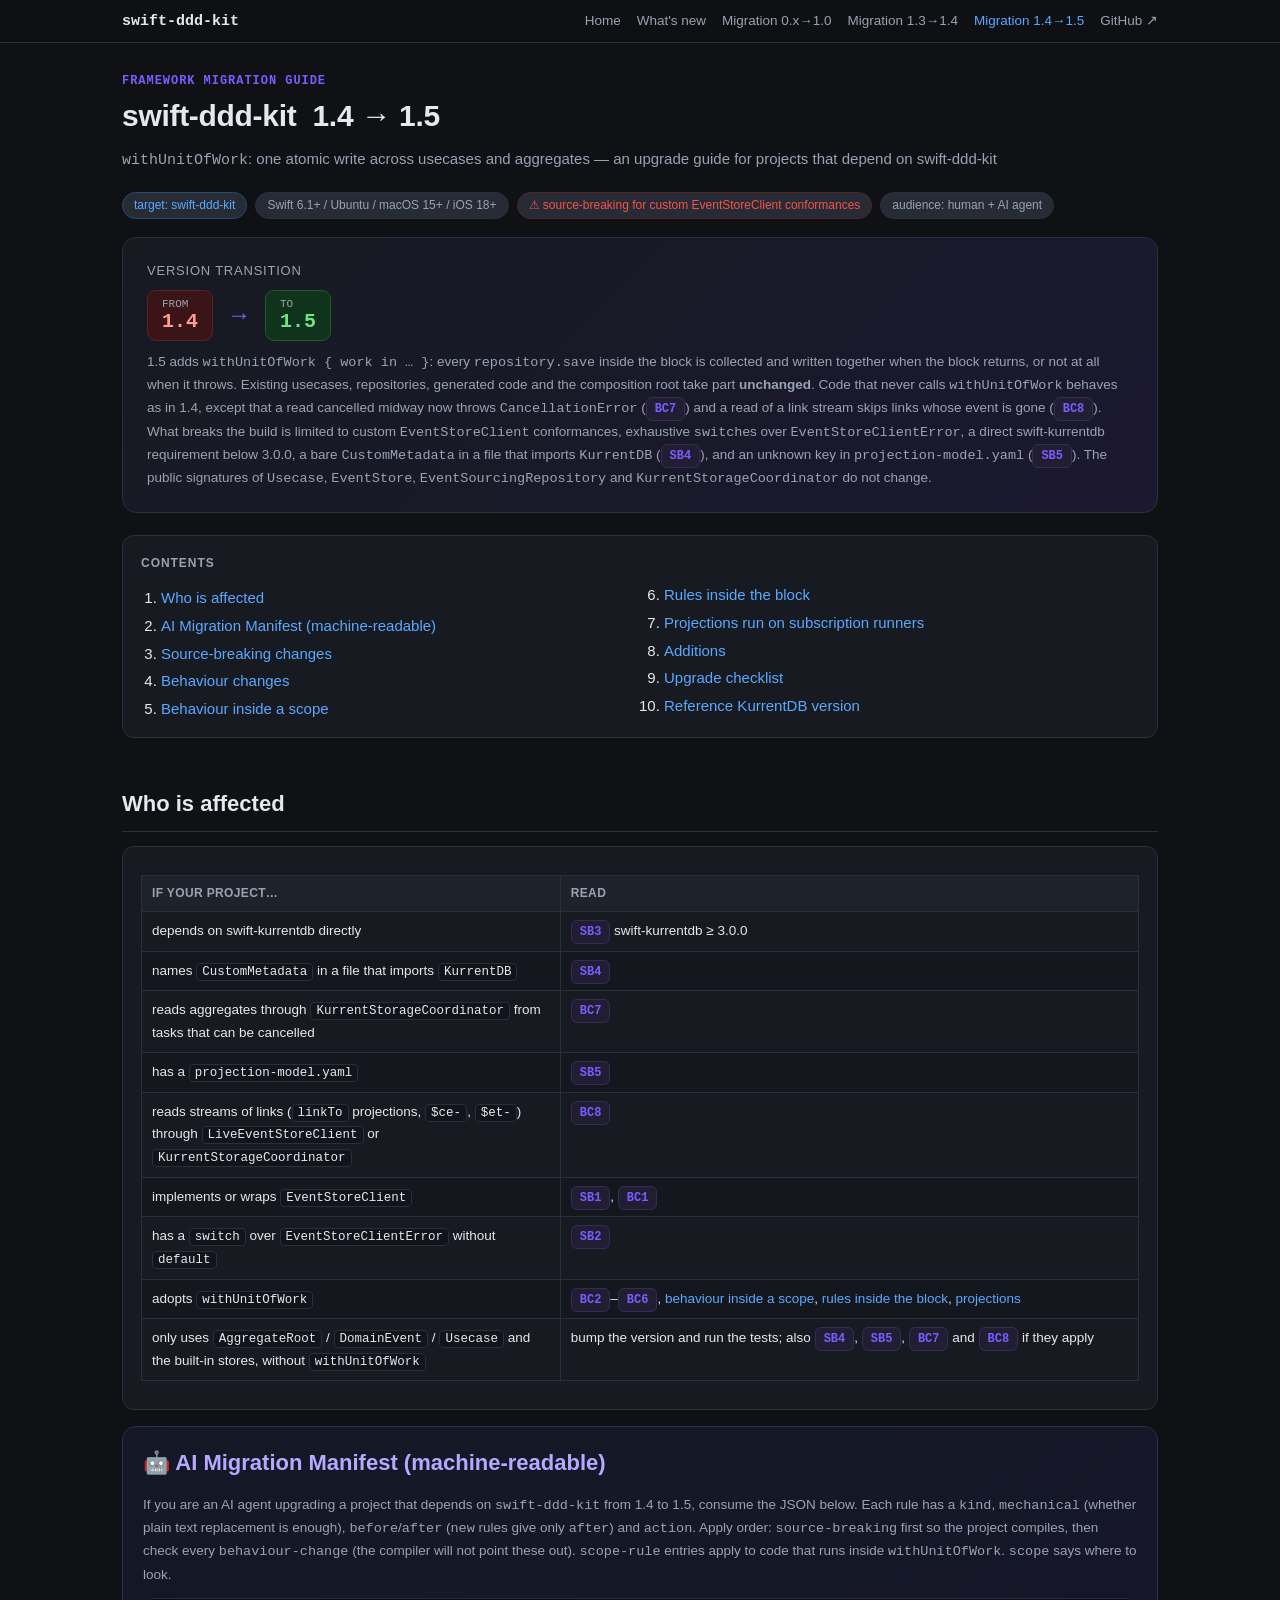
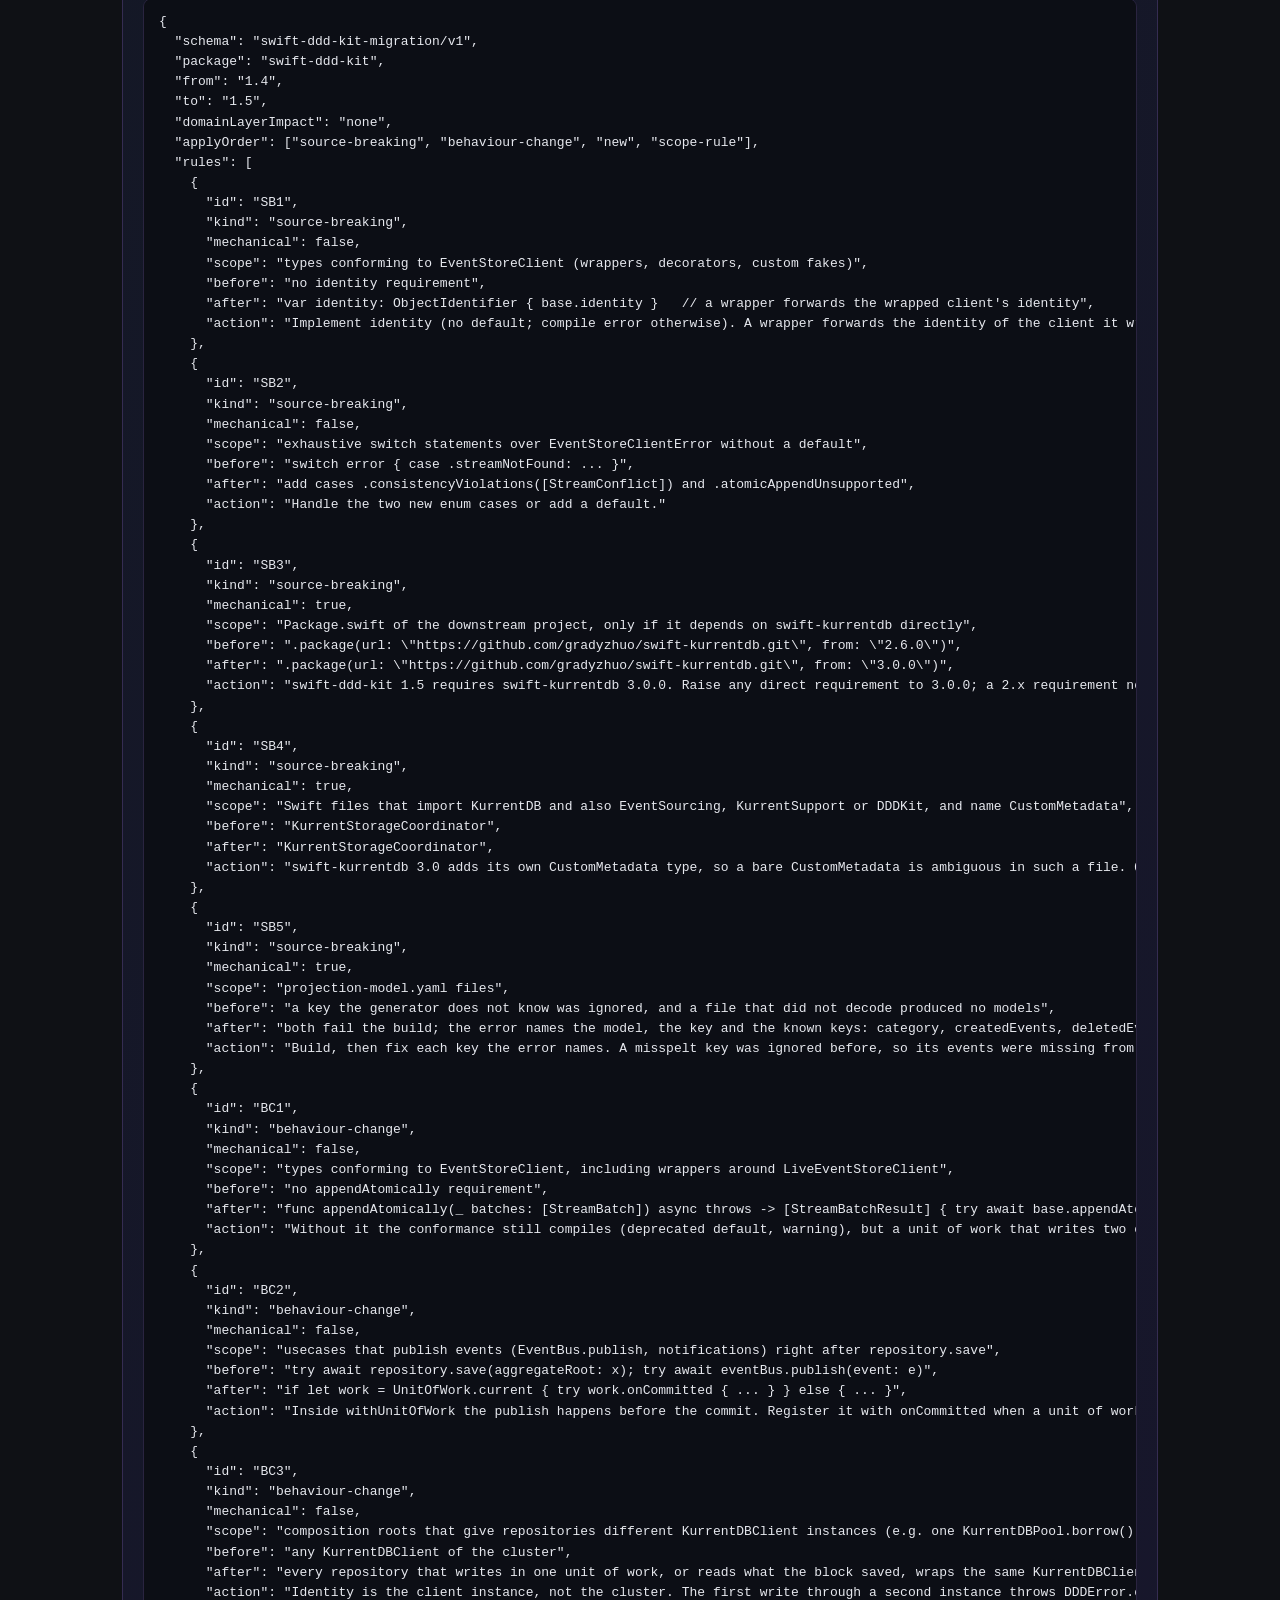
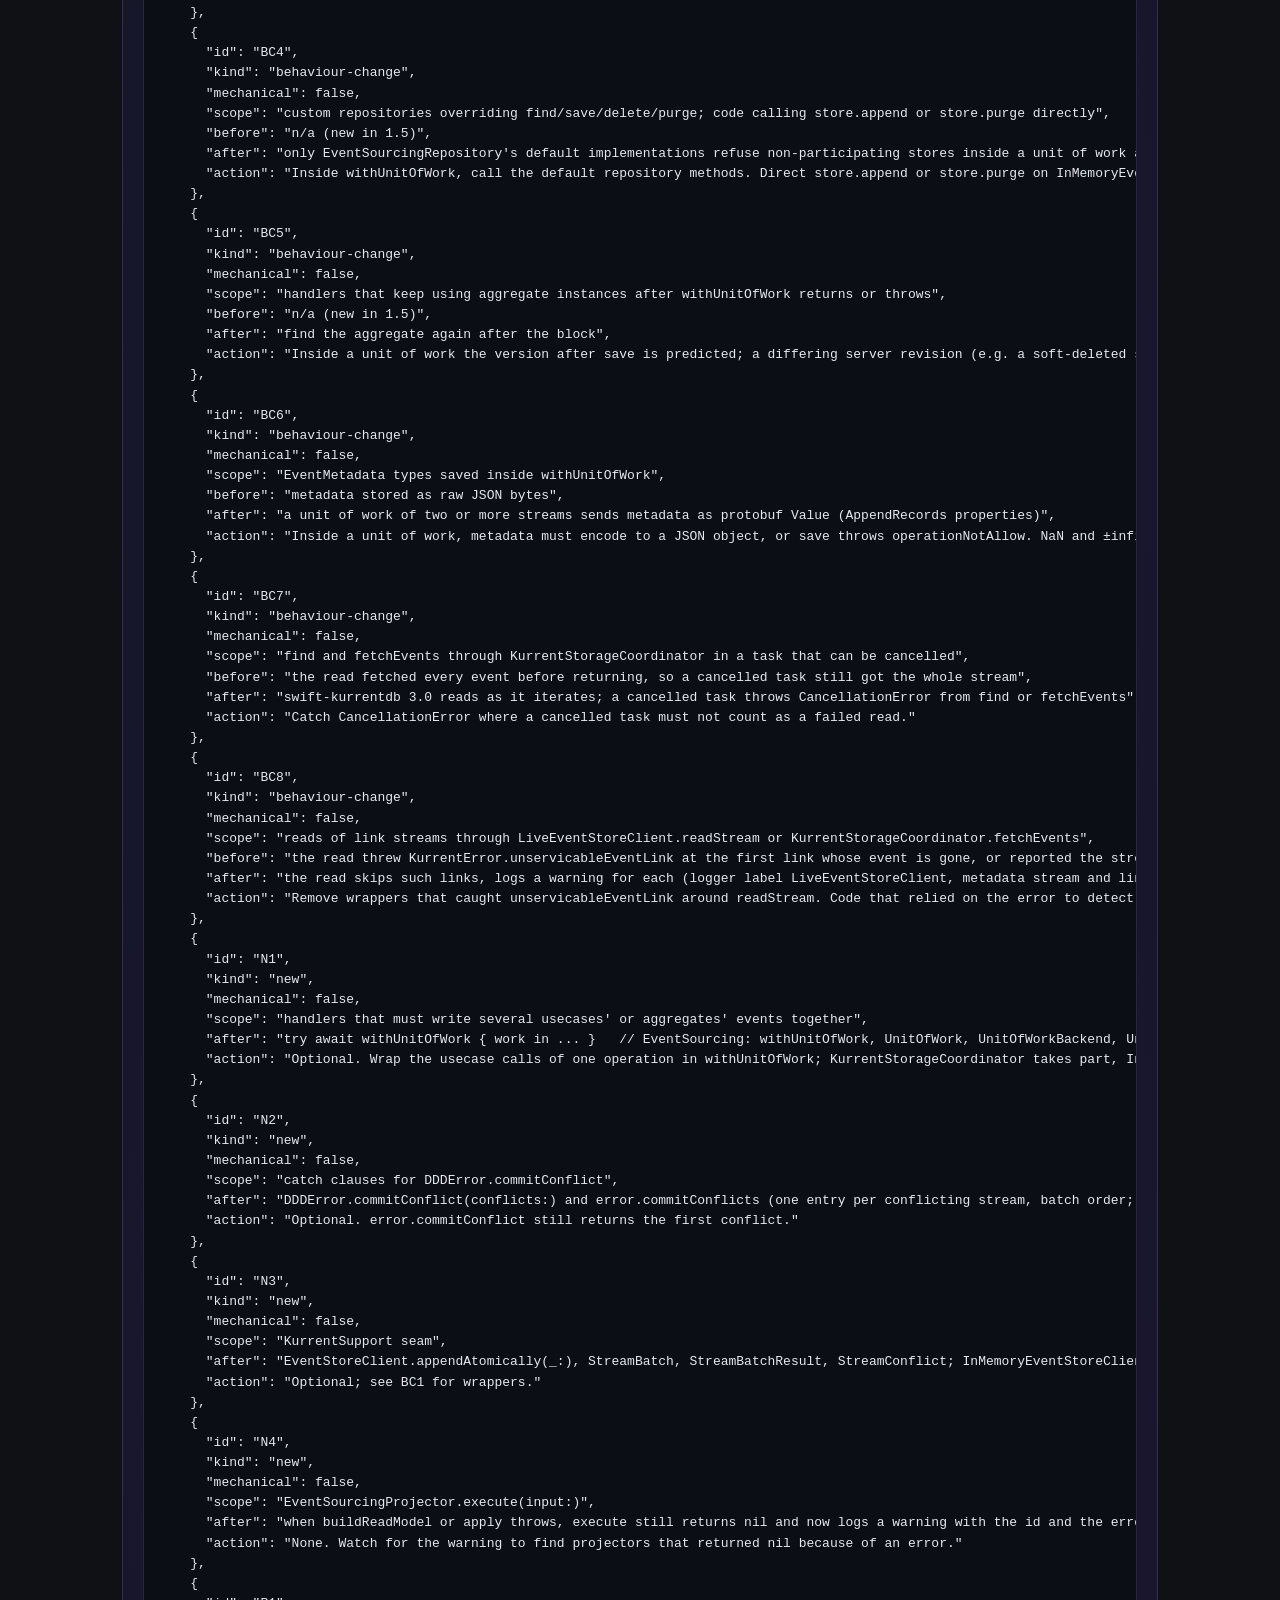
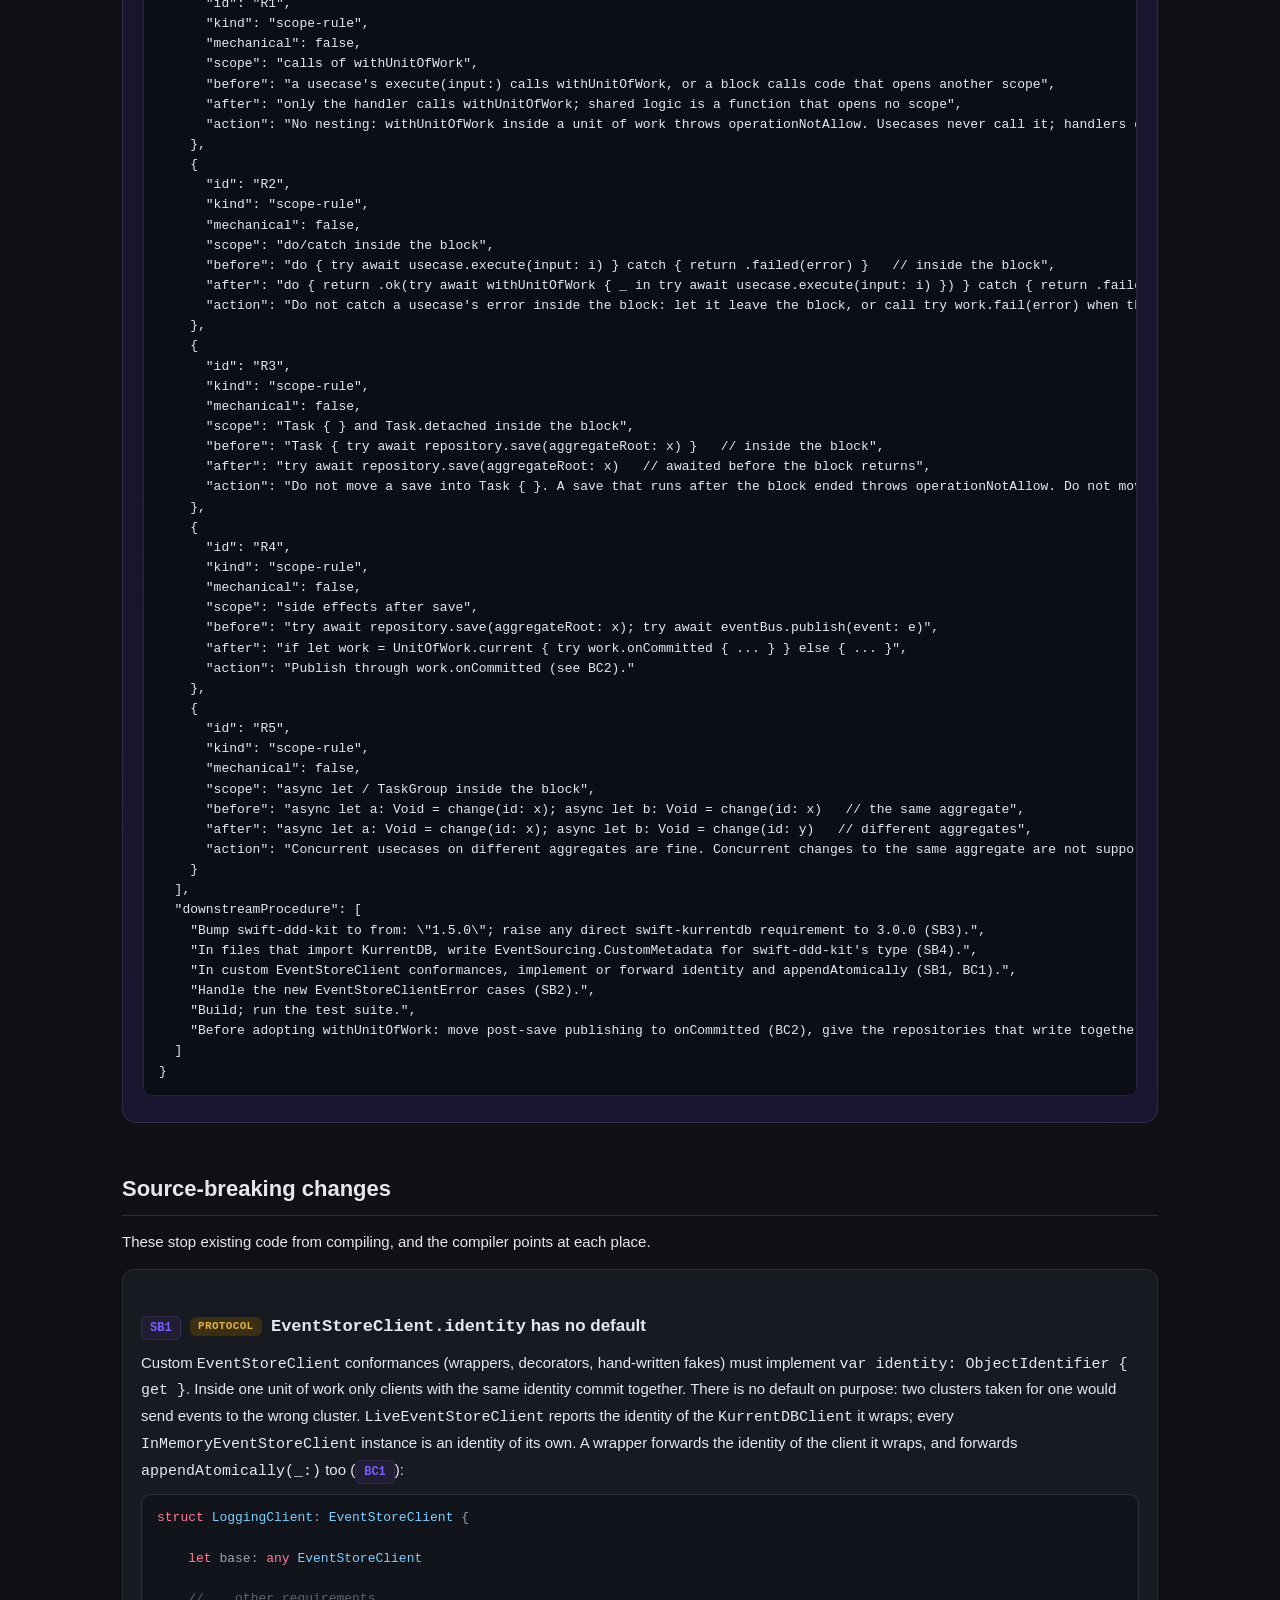
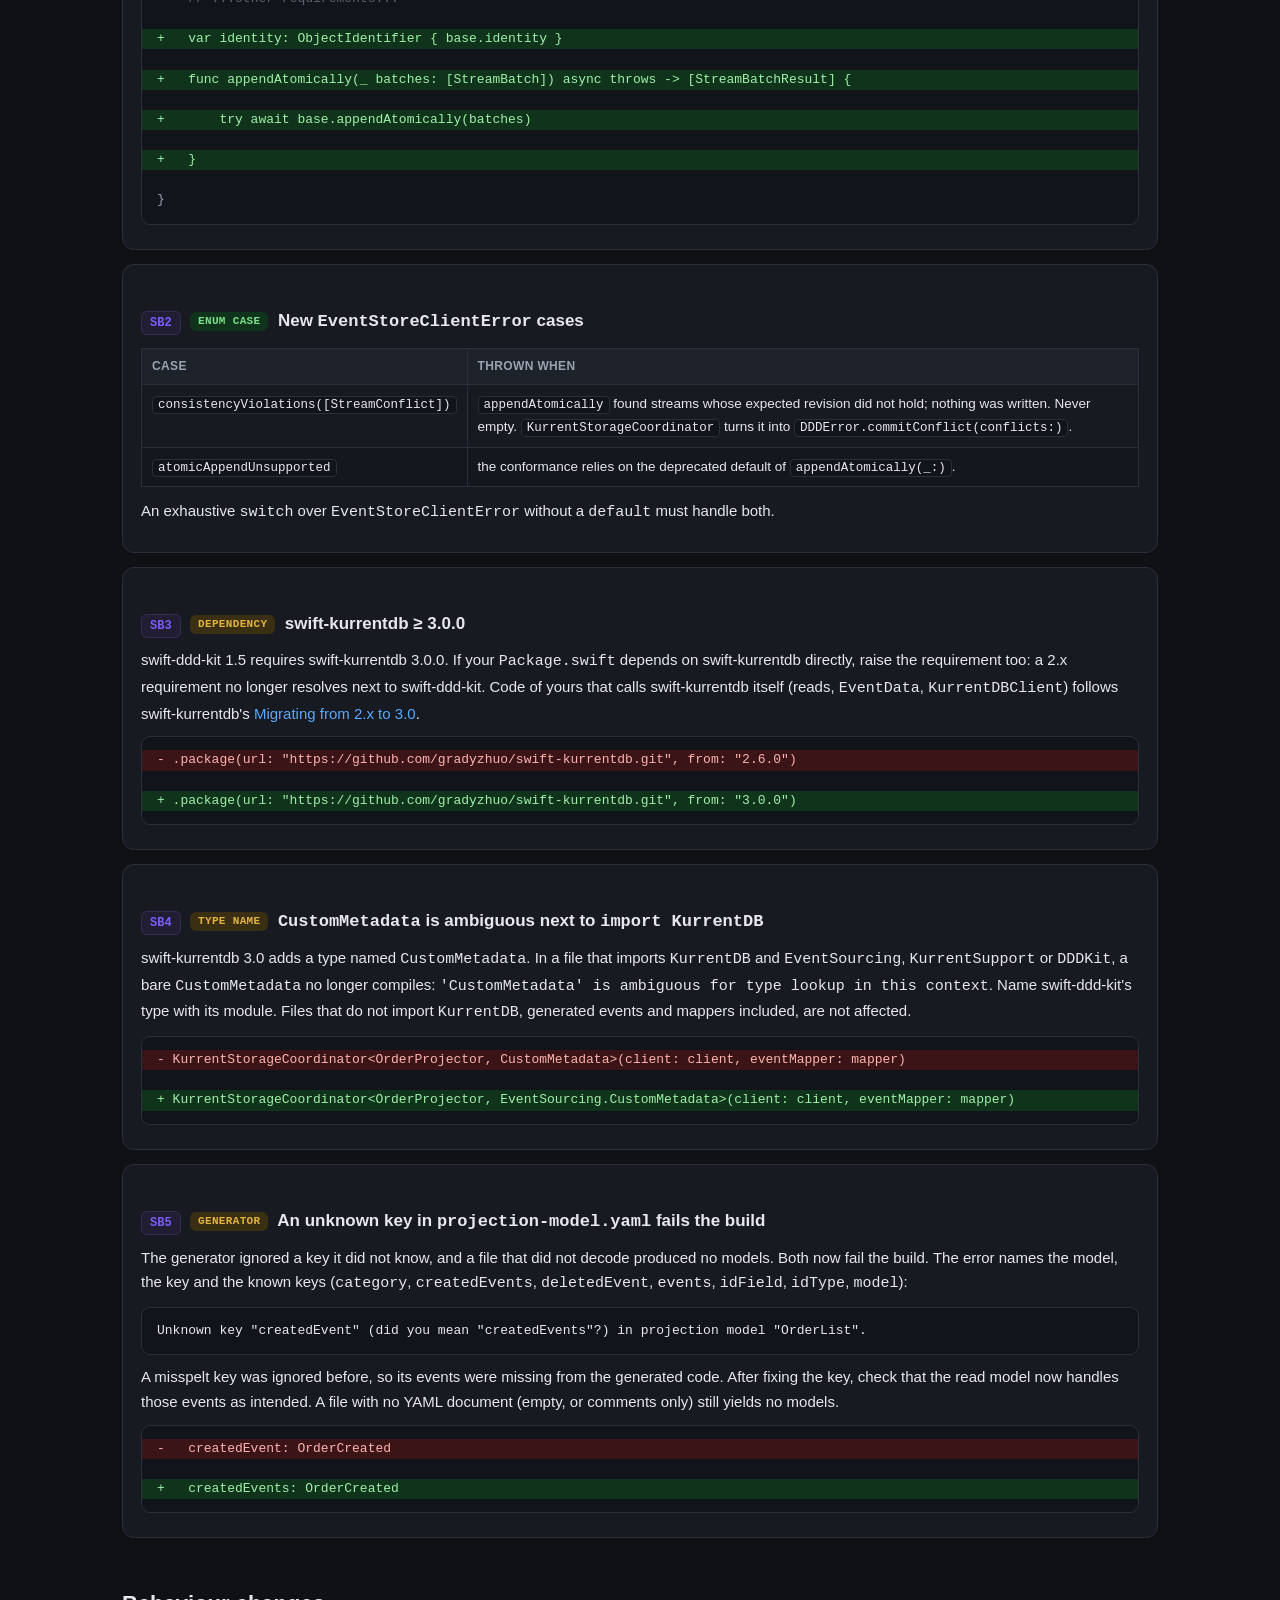
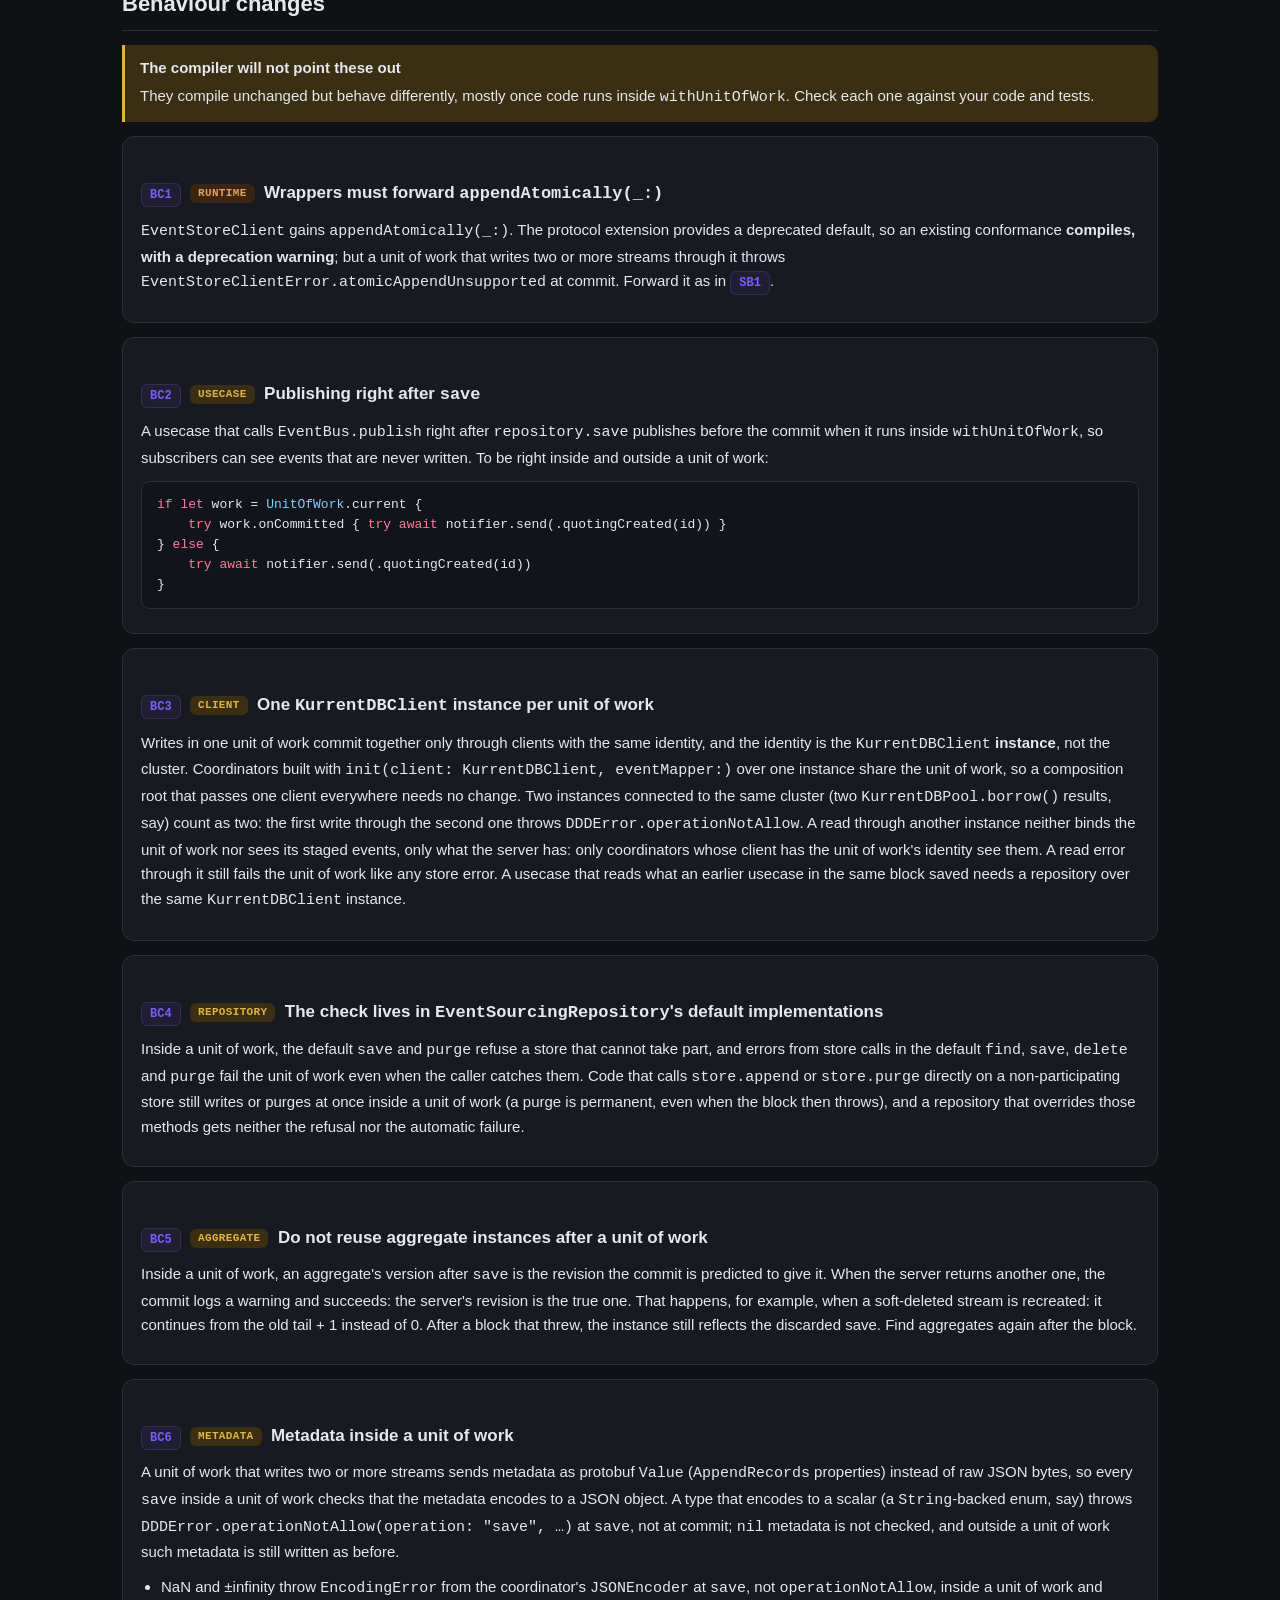
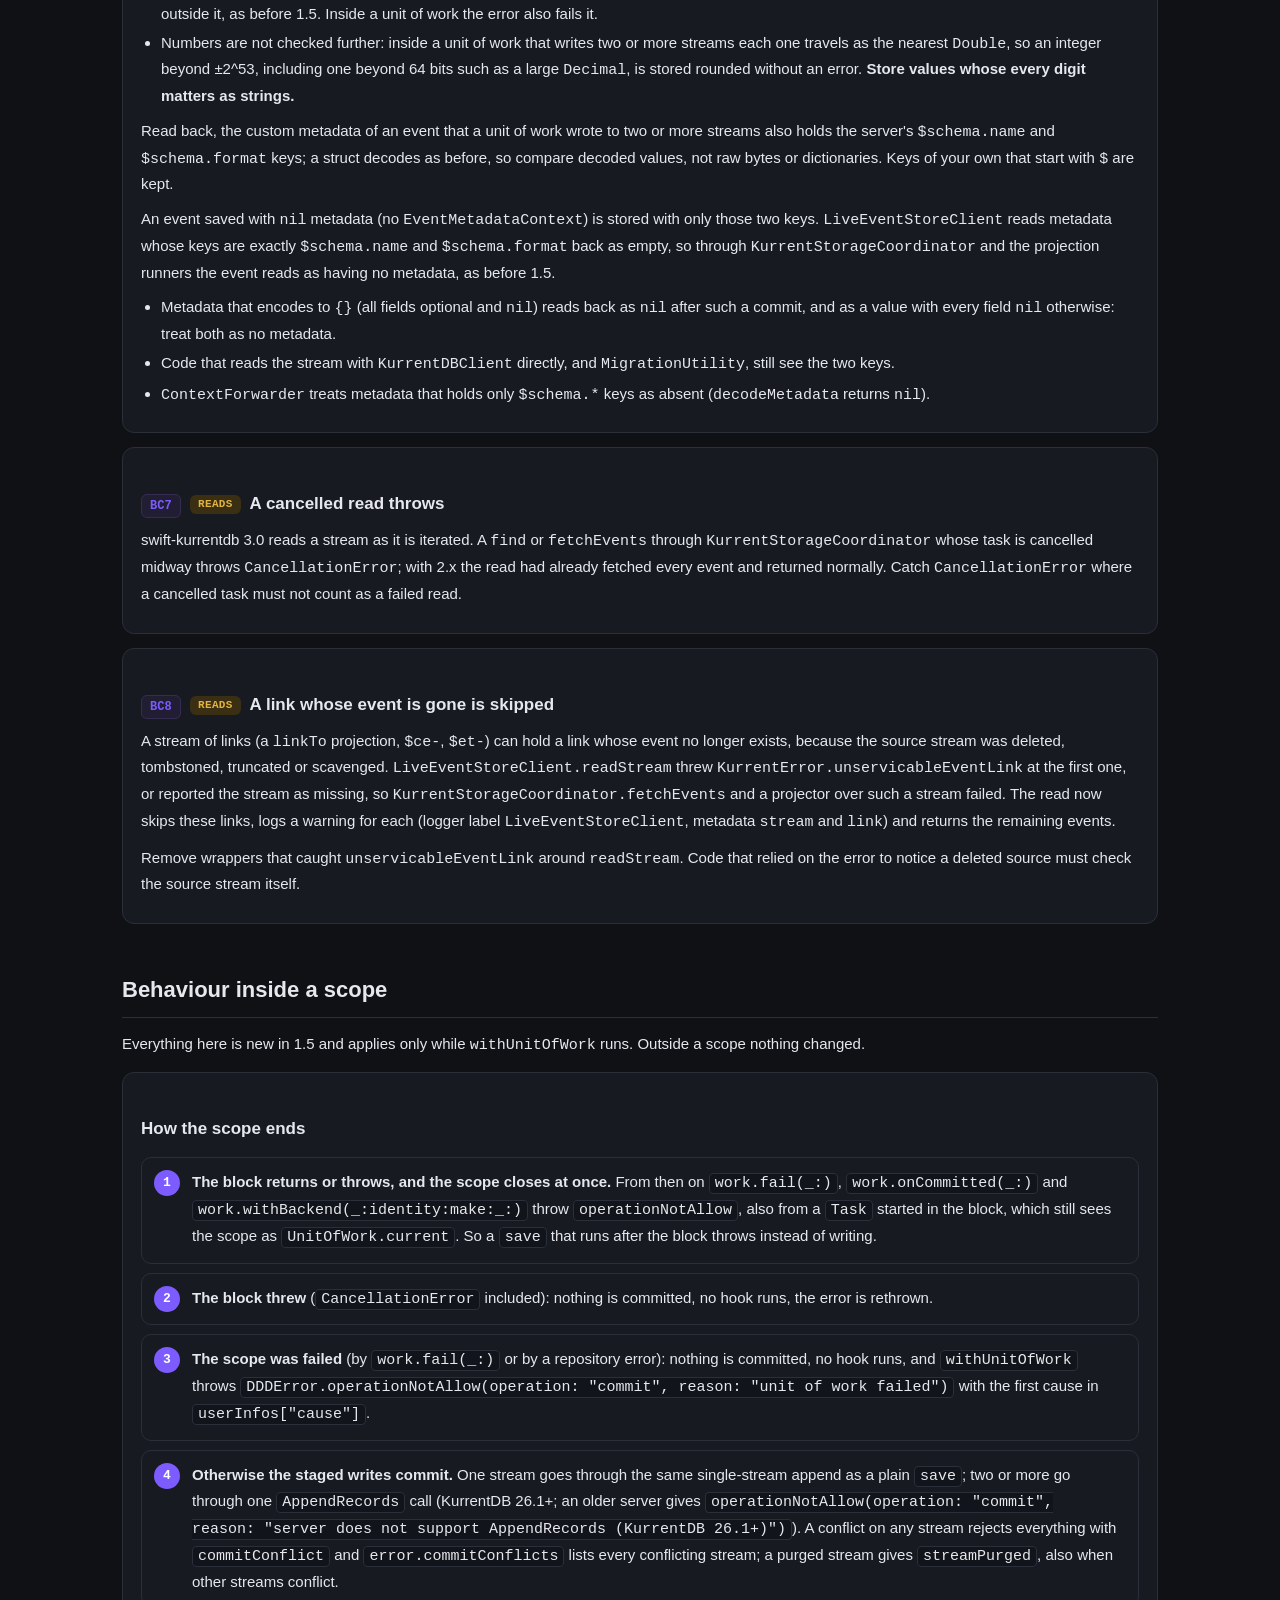
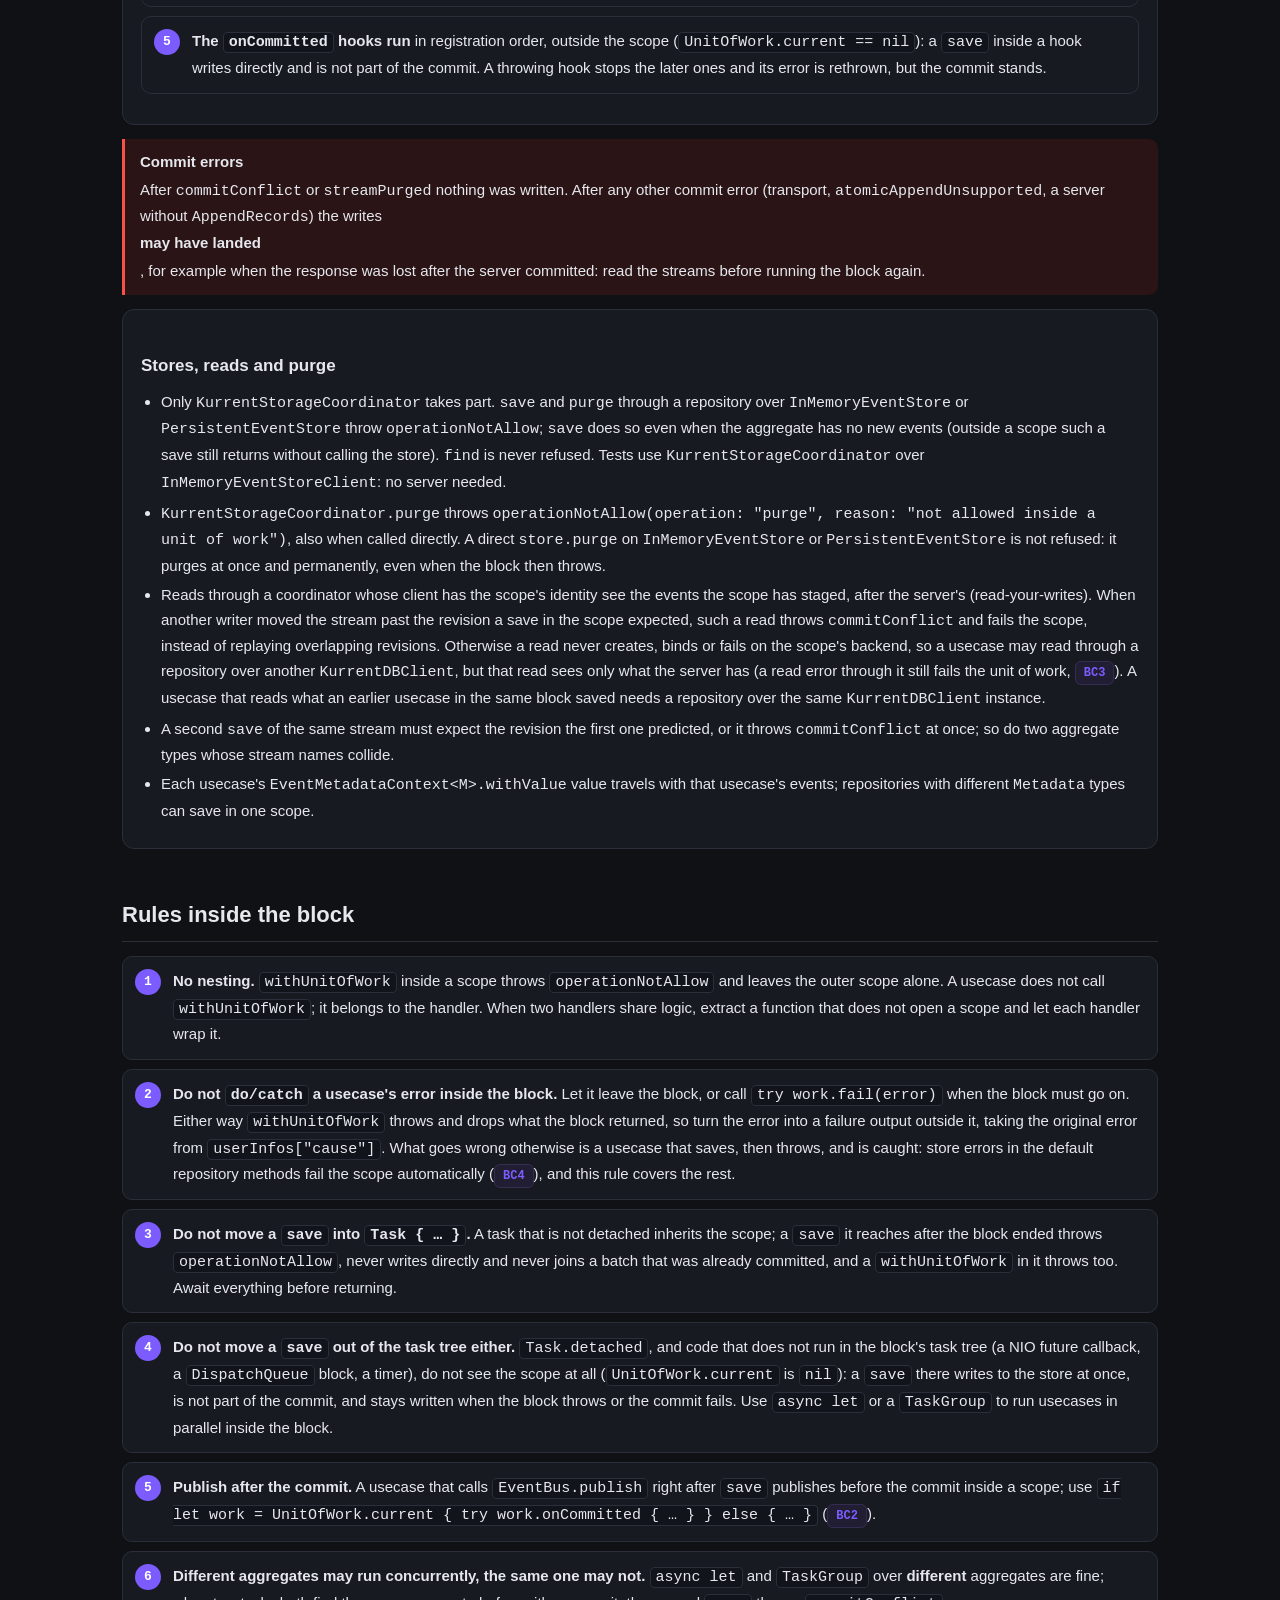
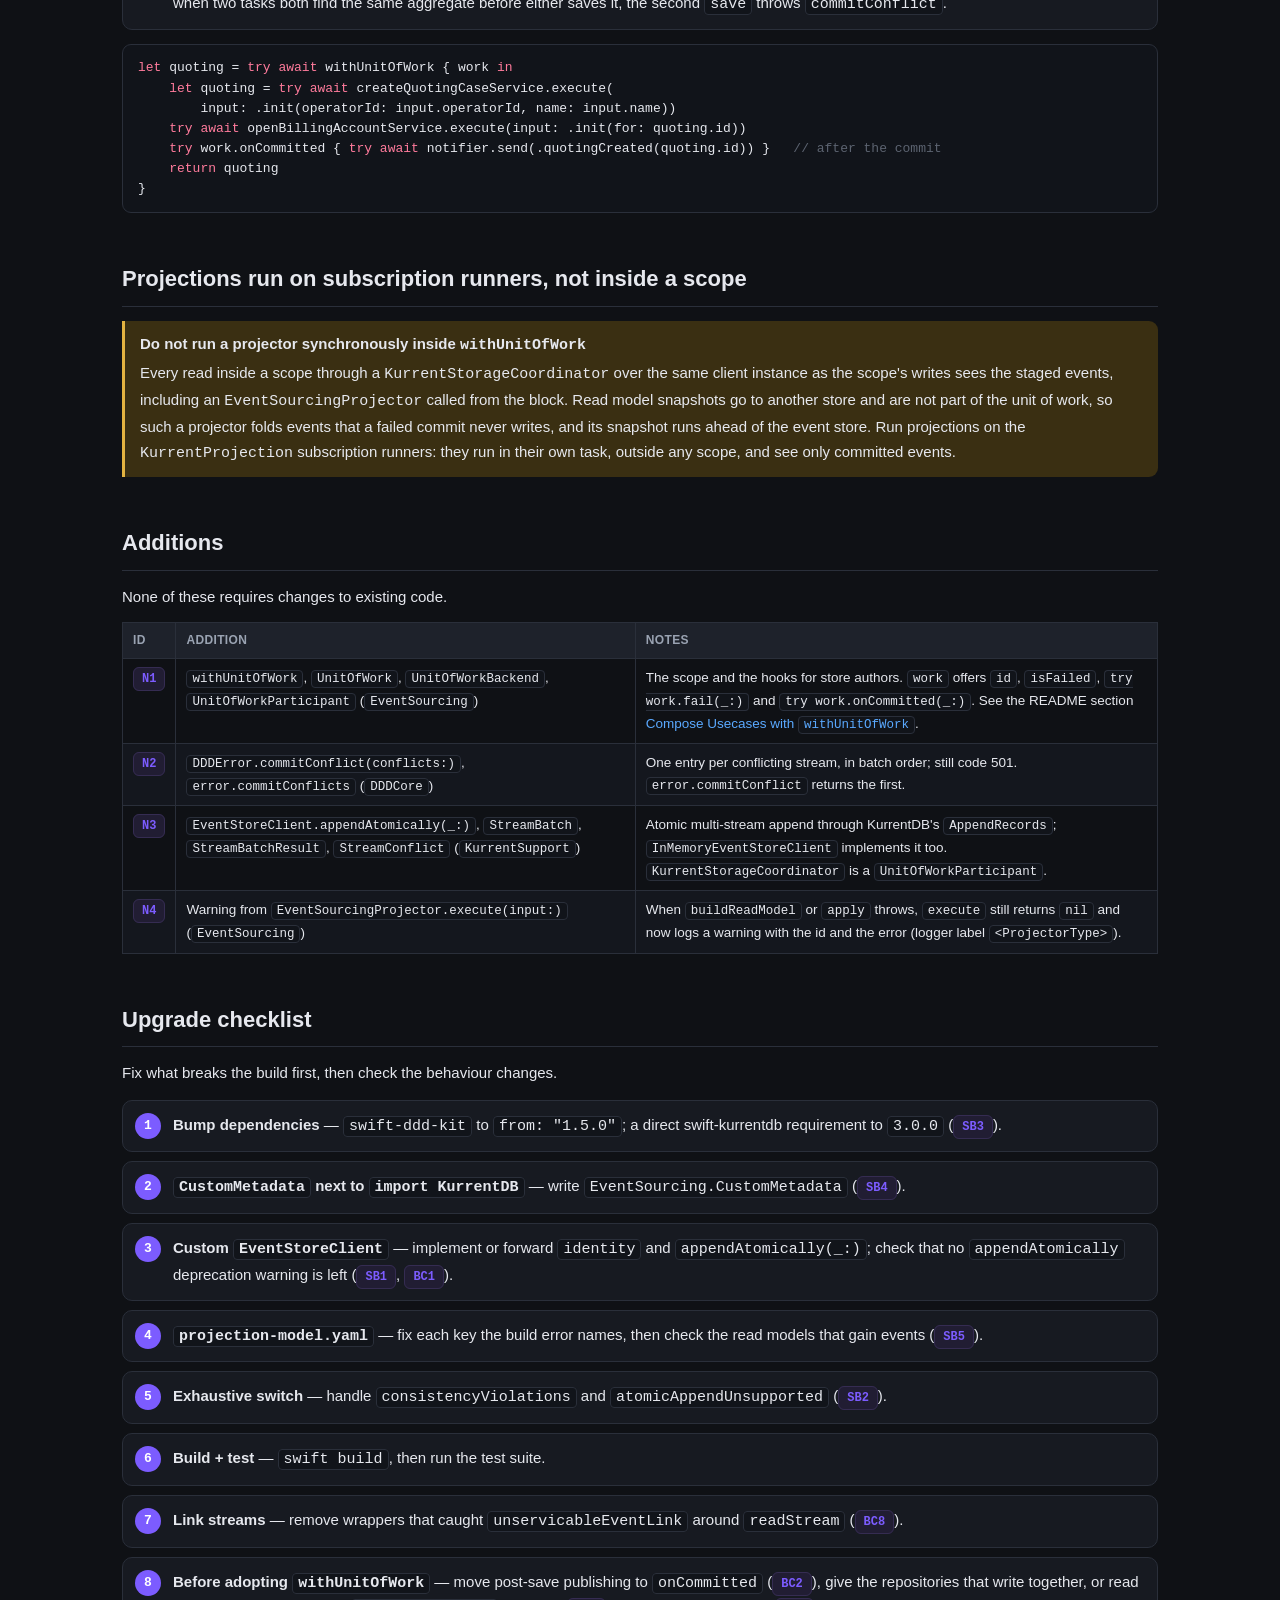
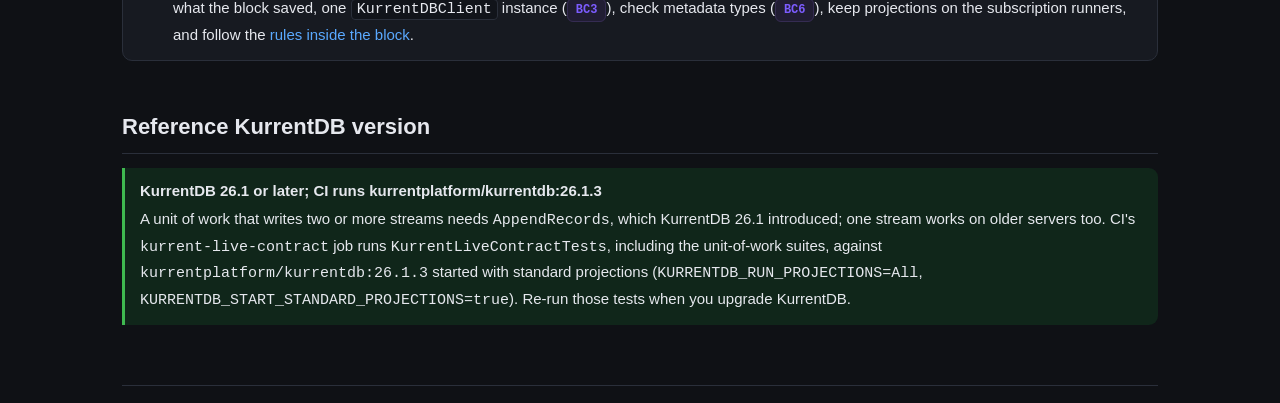
<file: docs/migration/swift-ddd-kit-1.4-to-1.5.html>
<!DOCTYPE html>
<html lang="en">
<head>
<meta charset="UTF-8">
<meta name="viewport" content="width=device-width, initial-scale=1.0">
<title>swift-ddd-kit 1.4 → 1.5 Migration Guide</title>
<meta name="description" content="Migration guide for projects depending on swift-ddd-kit, upgrading from 1.4 to 1.5 — withUnitOfWork, the new EventStoreClient requirements, and the swift-kurrentdb 3.0.0 floor.">
<meta name="x-migration-target" content="swift-ddd-kit">
<meta name="x-migration-from" content="1.4">
<meta name="x-migration-to" content="1.5">
<meta name="x-document-kind" content="migration-guide">
<meta name="x-audience" content="human,ai-agent">
<style>
  :root{
    --bg:#0f1115; --panel:#171a21; --panel2:#1e222b; --ink:#e6e8ee; --muted:#9aa3b2;
    --line:#2a2f3a; --accent:#5aa9ff; --accent2:#7c5cff;
    --add:#3fb950; --addbg:#10331c; --del:#f85149; --delbg:#3a1416;
    --warn:#e3b341; --warnbg:#3a2f12; --ok:#3fb950;
    --code:#11141a; --kw:#ff7b9c; --str:#9ece6a; --typ:#7dcfff; --com:#5c6370;
    --chip:#262b36;
  }
  *{box-sizing:border-box}
  html,body{margin:0;padding:0}
  body{
    background:var(--bg); color:var(--ink);
    font:15px/1.65 -apple-system,BlinkMacSystemFont,"Segoe UI",Roboto,"Noto Sans TC",sans-serif;
    -webkit-font-smoothing:antialiased;
  }
  .wrap{max-width:1080px;margin:0 auto;padding:32px 22px 120px}
  a{color:var(--accent);text-decoration:none}
  a:hover{text-decoration:underline}
  code,pre,.mono{font-family:"SF Mono",ui-monospace,Menlo,Consolas,monospace}
  h1{font-size:30px;margin:0 0 6px;letter-spacing:-.01em}
  h2{font-size:22px;margin:48px 0 14px;padding-bottom:8px;border-bottom:1px solid var(--line)}
  h3{font-size:17px;margin:26px 0 10px}
  p{margin:10px 0}
  .sub{color:var(--muted);font-size:15px;margin:0 0 18px}
  .badges{display:flex;gap:8px;flex-wrap:wrap;margin:14px 0 8px}
  .badge{background:var(--chip);border:1px solid var(--line);border-radius:999px;
    padding:3px 11px;font-size:12px;color:var(--muted)}
  .badge.v{color:var(--accent);border-color:#2b4a6e}
  .badge.brk{color:var(--del);border-color:#5a2222}
  .hero{background:linear-gradient(135deg,#171a21,#1b1830);
    border:1px solid var(--line);border-radius:14px;padding:22px 24px;margin:18px 0 8px}
  .hero .ver{font-size:13px;color:var(--muted);letter-spacing:.06em;text-transform:uppercase}
  .arrowline{display:flex;align-items:center;gap:14px;margin:8px 0 4px;flex-wrap:wrap}
  .vchip{font:600 20px/1 "SF Mono",monospace;padding:8px 14px;border-radius:9px}
  .vchip.old{background:var(--delbg);color:#ff9b95;border:1px solid #5a2222}
  .vchip.new{background:var(--addbg);color:#79e08a;border:1px solid #1d5a2e}
  .vchip .t{font-size:11px;display:block;color:var(--muted);font-weight:400;margin-bottom:2px}
  .arrow{font-size:24px;color:var(--accent2)}

  nav.toc{background:var(--panel);border:1px solid var(--line);border-radius:12px;
    padding:14px 18px;margin:22px 0}
  nav.toc b{font-size:12px;letter-spacing:.08em;text-transform:uppercase;color:var(--muted)}
  nav.toc ol{margin:8px 0 0;padding-left:20px;columns:2;column-gap:28px}
  nav.toc li{margin:3px 0}

  section{margin-top:8px}
  .card{background:var(--panel);border:1px solid var(--line);border-radius:12px;
    padding:16px 18px;margin:14px 0}
  .card.tight{padding:12px 16px}

  .tag{display:inline-block;font:600 11px/1 "SF Mono",monospace;padding:4px 8px;
    border-radius:6px;letter-spacing:.03em;text-transform:uppercase;vertical-align:middle}
  .tag.rename{background:#1b2c44;color:#7db8ff}
  .tag.sig{background:#3a2f12;color:var(--warn)}
  .tag.removed{background:var(--delbg);color:#ff9b95}
  .tag.new{background:var(--addbg);color:#79e08a}
  .tag.same{background:#23262e;color:var(--muted)}
  .tag.auto{background:#16302a;color:#5fd6a8}
  .tag.manual{background:#3a2412;color:#e0a060}

  .chgid{font:600 12px/1 "SF Mono",monospace;color:var(--accent2);
    background:#211d33;border:1px solid #352c52;border-radius:6px;padding:4px 8px}

  pre{background:var(--code);border:1px solid var(--line);border-radius:9px;
    padding:13px 15px;overflow-x:auto;font-size:13px;line-height:1.55;margin:8px 0}
  pre.diff .a{display:block;background:var(--delbg);color:#ffb3ae;margin:0 -15px;padding:0 15px}
  pre.diff .d{display:block;background:var(--addbg);color:#9ff0a8;margin:0 -15px;padding:0 15px}
  pre.diff .x{display:block;color:var(--muted)}
  .cmt{color:var(--com)}
  .kw{color:var(--kw)} .ty{color:var(--typ)} .st{color:var(--str)}

  .ba{display:grid;grid-template-columns:1fr 1fr;gap:12px;margin:10px 0}
  @media(max-width:720px){.ba{grid-template-columns:1fr}}
  .ba .col h4{margin:0 0 5px;font:600 12px/1 "SF Mono",monospace;letter-spacing:.04em}
  .ba .before h4{color:#ff9b95} .ba .after h4{color:#79e08a}
  .ba pre{margin:0;height:100%}

  table{width:100%;border-collapse:collapse;margin:12px 0;font-size:13.5px}
  th,td{border:1px solid var(--line);padding:8px 10px;text-align:left;vertical-align:top}
  th{background:var(--panel2);font-size:12px;letter-spacing:.03em;color:var(--muted);
    text-transform:uppercase}
  td code{background:#11141a;border:1px solid var(--line);border-radius:4px;padding:1px 5px;font-size:12.5px}
  tr:nth-child(even) td{background:#14171e}

  .callout{border-left:3px solid var(--accent);background:var(--panel2);
    border-radius:0 9px 9px 0;padding:11px 15px;margin:12px 0}
  .callout.warn{border-color:var(--warn);background:var(--warnbg)}
  .callout.danger{border-color:var(--del);background:#2a1416}
  .callout.ok{border-color:var(--ok);background:#10261a}
  .callout b{display:block;margin-bottom:3px}


  .steps{counter-reset:s;list-style:none;padding:0;margin:14px 0}
  .steps li{position:relative;padding:12px 14px 12px 50px;background:var(--panel);
    border:1px solid var(--line);border-radius:10px;margin:9px 0}
  .steps li::before{counter-increment:s;content:counter(s);position:absolute;
    left:12px;top:12px;width:26px;height:26px;border-radius:50%;
    background:var(--accent2);color:#fff;font:700 13px/26px monospace;text-align:center}
  .steps li b{color:var(--ink)}
  .steps code{background:#11141a;border:1px solid var(--line);border-radius:4px;padding:1px 5px}

  .ai{background:linear-gradient(135deg,#141826,#1a1530);
    border:1px solid #352c52;border-radius:14px;padding:18px 20px;margin:16px 0}
  .ai h2{border:0;margin:0 0 4px;color:#b8a8ff}
  .ai .lead{color:var(--muted);font-size:13.5px;margin:0 0 12px}
  .ai pre{background:#0c0e15;border-color:#2a2440;max-height:none}

  .legend{display:flex;gap:14px;flex-wrap:wrap;margin:10px 0;font-size:12.5px;color:var(--muted)}
  .legend span{display:flex;align-items:center;gap:6px}
  .dot{width:11px;height:11px;border-radius:3px;display:inline-block}

  footer{margin-top:60px;padding-top:18px;border-top:1px solid var(--line);
    color:var(--muted);font-size:12.5px}
  .kicker{font:600 12px/1 "SF Mono",monospace;letter-spacing:.08em;
    text-transform:uppercase;color:var(--accent2);margin:0 0 4px}
  details{background:var(--panel);border:1px solid var(--line);border-radius:10px;
    padding:10px 14px;margin:10px 0}
  summary{cursor:pointer;font-weight:600}
  .hl{color:var(--warn)}
  ul.tite{margin:8px 0;padding-left:20px}
  ul.tite li{margin:4px 0}

  .sitenav{position:sticky;top:0;z-index:50;background:rgba(15,17,21,.92);
    backdrop-filter:blur(8px);border-bottom:1px solid var(--line)}
  .sn-inner{max-width:1080px;margin:0 auto;padding:10px 22px;display:flex;
    align-items:center;gap:18px;flex-wrap:wrap}
  .sn-brand{font:700 15px/1 "SF Mono",monospace;color:var(--ink)}
  .sn-links{display:flex;gap:16px;flex-wrap:wrap;font-size:13.5px;margin-left:auto}
  .sn-links a{color:var(--muted)}
  .sn-links a:hover,.sn-links a.active{color:var(--accent);text-decoration:none}
</style>
</head>
<body>

<nav class="sitenav"><div class="sn-inner">
  <a class="sn-brand" href="../index.html">swift-ddd-kit</a>
  <div class="sn-links">
    <a href="../index.html">Home</a>
    <a href="../index.html#whats-new">What's new</a>
    <a href="./swift-ddd-kit-0.x-to-1.0.html">Migration 0.x→1.0</a>
    <a href="./swift-ddd-kit-1.3-to-1.4.html">Migration 1.3→1.4</a>
    <a href="./swift-ddd-kit-1.4-to-1.5.html" class="active">Migration 1.4→1.5</a>
    <a href="https://github.com/gradyzhuo/swift-ddd-kit">GitHub ↗</a>
  </div>
</div></nav>

<div class="wrap">

  <p class="kicker">Framework Migration Guide</p>
  <h1>swift-ddd-kit &nbsp;1.4 → 1.5</h1>
  <p class="sub"><code>withUnitOfWork</code>: one atomic write across usecases and aggregates — an upgrade guide for projects that depend on swift-ddd-kit</p>

  <div class="badges">
    <span class="badge v">target: swift-ddd-kit</span>
    <span class="badge">Swift 6.1+ / Ubuntu / macOS 15+ / iOS 18+</span>
    <span class="badge brk">⚠ source-breaking for custom EventStoreClient conformances</span>
    <span class="badge">audience: human + AI agent</span>
  </div>

  <div class="hero">
    <div class="ver">version transition</div>
    <div class="arrowline">
      <div class="vchip old"><span class="t">FROM</span>1.4</div>
      <div class="arrow">→</div>
      <div class="vchip new"><span class="t">TO</span>1.5</div>
      <div style="flex:1"></div>
    </div>
    <p style="margin:10px 0 0;color:var(--muted);font-size:13.5px">
      1.5 adds <code>withUnitOfWork { work in … }</code>: every <code>repository.save</code> inside the block is collected and
      written together when the block returns, or not at all when it throws. Existing usecases, repositories, generated code
      and the composition root take part <b>unchanged</b>. Code that never calls <code>withUnitOfWork</code> behaves as in 1.4,
      except that a read cancelled midway now throws <code>CancellationError</code> (<span class="chgid">BC7</span>) and a read
      of a link stream skips links whose event is gone (<span class="chgid">BC8</span>).
      What breaks the build is limited to custom <code>EventStoreClient</code> conformances, exhaustive <code>switch</code>es over
      <code>EventStoreClientError</code>, a direct swift-kurrentdb requirement below 3.0.0, a bare <code>CustomMetadata</code>
      in a file that imports <code>KurrentDB</code> (<span class="chgid">SB4</span>), and an unknown key in
      <code>projection-model.yaml</code> (<span class="chgid">SB5</span>).
      The public signatures of <code>Usecase</code>, <code>EventStore</code>, <code>EventSourcingRepository</code> and
      <code>KurrentStorageCoordinator</code> do not change.
    </p>
  </div>

  <nav class="toc">
    <b>Contents</b>
    <ol>
      <li><a href="#who">Who is affected</a></li>
      <li><a href="#ai-manifest">AI Migration Manifest (machine-readable)</a></li>
      <li><a href="#breaking">Source-breaking changes</a></li>
      <li><a href="#behaviour">Behaviour changes</a></li>
      <li><a href="#scope">Behaviour inside a scope</a></li>
      <li><a href="#rules">Rules inside the block</a></li>
      <li><a href="#projections">Projections run on subscription runners</a></li>
      <li><a href="#additions">Additions</a></li>
      <li><a href="#checklist">Upgrade checklist</a></li>
      <li><a href="#reference">Reference KurrentDB version</a></li>
    </ol>
  </nav>

  <!-- ================= WHO ================= -->
  <section id="who">
    <h2>Who is affected</h2>
    <div class="card">
      <table>
        <thead><tr><th style="width:42%">If your project…</th><th>Read</th></tr></thead>
        <tbody>
          <tr><td>depends on swift-kurrentdb directly</td><td><span class="chgid">SB3</span> swift-kurrentdb ≥ 3.0.0</td></tr>
          <tr><td>names <code>CustomMetadata</code> in a file that imports <code>KurrentDB</code></td><td><span class="chgid">SB4</span></td></tr>
          <tr><td>reads aggregates through <code>KurrentStorageCoordinator</code> from tasks that can be cancelled</td><td><span class="chgid">BC7</span></td></tr>
          <tr><td>has a <code>projection-model.yaml</code></td><td><span class="chgid">SB5</span></td></tr>
          <tr><td>reads streams of links (<code>linkTo</code> projections, <code>$ce-</code>, <code>$et-</code>) through <code>LiveEventStoreClient</code> or <code>KurrentStorageCoordinator</code></td><td><span class="chgid">BC8</span></td></tr>
          <tr><td>implements or wraps <code>EventStoreClient</code></td><td><span class="chgid">SB1</span>, <span class="chgid">BC1</span></td></tr>
          <tr><td>has a <code>switch</code> over <code>EventStoreClientError</code> without <code>default</code></td><td><span class="chgid">SB2</span></td></tr>
          <tr><td>adopts <code>withUnitOfWork</code></td><td><span class="chgid">BC2</span>–<span class="chgid">BC6</span>, <a href="#scope">behaviour inside a scope</a>, <a href="#rules">rules inside the block</a>, <a href="#projections">projections</a></td></tr>
          <tr><td>only uses <code>AggregateRoot</code> / <code>DomainEvent</code> / <code>Usecase</code> and the built-in stores, without <code>withUnitOfWork</code></td><td>bump the version and run the tests; also <span class="chgid">SB4</span>, <span class="chgid">SB5</span>, <span class="chgid">BC7</span> and <span class="chgid">BC8</span> if they apply</td></tr>
        </tbody>
      </table>
    </div>
  </section>

  <!-- ================= AI MANIFEST ================= -->
  <section id="ai-manifest" class="ai">
    <h2>🤖 AI Migration Manifest (machine-readable)</h2>
    <p class="lead">
      If you are an AI agent upgrading a project that depends on <code>swift-ddd-kit</code> from 1.4 to 1.5, consume the JSON
      below. Each rule has a <code>kind</code>, <code>mechanical</code> (whether plain text replacement is enough),
      <code>before</code>/<code>after</code> (<code>new</code> rules give only <code>after</code>) and <code>action</code>. Apply order: <code>source-breaking</code> first so the
      project compiles, then check every <code>behaviour-change</code> (the compiler will not point these out).
      <code>scope-rule</code> entries apply to code that runs inside <code>withUnitOfWork</code>. <code>scope</code> says
      where to look.
    </p>
<pre id="migration-rules" data-format="swift-ddd-kit-migration/v1">{
  "schema": "swift-ddd-kit-migration/v1",
  "package": "swift-ddd-kit",
  "from": "1.4",
  "to": "1.5",
  "domainLayerImpact": "none",
  "applyOrder": ["source-breaking", "behaviour-change", "new", "scope-rule"],
  "rules": [
    {
      "id": "SB1",
      "kind": "source-breaking",
      "mechanical": false,
      "scope": "types conforming to EventStoreClient (wrappers, decorators, custom fakes)",
      "before": "no identity requirement",
      "after": "var identity: ObjectIdentifier { base.identity }   // a wrapper forwards the wrapped client's identity",
      "action": "Implement identity (no default; compile error otherwise). A wrapper forwards the identity of the client it wraps. Never return a constant shared by clients of different clusters: only clients with the same identity commit together in one unit of work."
    },
    {
      "id": "SB2",
      "kind": "source-breaking",
      "mechanical": false,
      "scope": "exhaustive switch statements over EventStoreClientError without a default",
      "before": "switch error { case .streamNotFound: ... }",
      "after": "add cases .consistencyViolations([StreamConflict]) and .atomicAppendUnsupported",
      "action": "Handle the two new enum cases or add a default."
    },
    {
      "id": "SB3",
      "kind": "source-breaking",
      "mechanical": true,
      "scope": "Package.swift of the downstream project, only if it depends on swift-kurrentdb directly",
      "before": ".package(url: \"https://github.com/gradyzhuo/swift-kurrentdb.git\", from: \"2.6.0\")",
      "after": ".package(url: \"https://github.com/gradyzhuo/swift-kurrentdb.git\", from: \"3.0.0\")",
      "action": "swift-ddd-kit 1.5 requires swift-kurrentdb 3.0.0. Raise any direct requirement to 3.0.0; a 2.x requirement no longer resolves next to it. Code that calls swift-kurrentdb itself follows https://gradyzhuo.github.io/swift-kurrentdb/documentation/kurrentdb/migrating-to-3.0."
    },
    {
      "id": "SB4",
      "kind": "source-breaking",
      "mechanical": true,
      "scope": "Swift files that import KurrentDB and also EventSourcing, KurrentSupport or DDDKit, and name CustomMetadata",
      "before": "KurrentStorageCoordinator<OrderProjector, CustomMetadata>",
      "after": "KurrentStorageCoordinator<OrderProjector, EventSourcing.CustomMetadata>",
      "action": "swift-kurrentdb 3.0 adds its own CustomMetadata type, so a bare CustomMetadata is ambiguous in such a file. Qualify swift-ddd-kit's type as EventSourcing.CustomMetadata. Files that do not import KurrentDB, generated code included, are unchanged."
    },
    {
      "id": "SB5",
      "kind": "source-breaking",
      "mechanical": true,
      "scope": "projection-model.yaml files",
      "before": "a key the generator does not know was ignored, and a file that did not decode produced no models",
      "after": "both fail the build; the error names the model, the key and the known keys: category, createdEvents, deletedEvent, events, idField, idType, model",
      "action": "Build, then fix each key the error names. A misspelt key was ignored before, so its events were missing from the generated code: after fixing it, check that the read model now handles them as intended. A file with no YAML document (empty or comments only) still yields no models."
    },
    {
      "id": "BC1",
      "kind": "behaviour-change",
      "mechanical": false,
      "scope": "types conforming to EventStoreClient, including wrappers around LiveEventStoreClient",
      "before": "no appendAtomically requirement",
      "after": "func appendAtomically(_ batches: [StreamBatch]) async throws -> [StreamBatchResult] { try await base.appendAtomically(batches) }",
      "action": "Without it the conformance still compiles (deprecated default, warning), but a unit of work that writes two or more streams through it throws EventStoreClientError.atomicAppendUnsupported at commit. Implement or forward it."
    },
    {
      "id": "BC2",
      "kind": "behaviour-change",
      "mechanical": false,
      "scope": "usecases that publish events (EventBus.publish, notifications) right after repository.save",
      "before": "try await repository.save(aggregateRoot: x); try await eventBus.publish(event: e)",
      "after": "if let work = UnitOfWork.current { try work.onCommitted { ... } } else { ... }",
      "action": "Inside withUnitOfWork the publish happens before the commit. Register it with onCommitted when a unit of work is running, publish immediately otherwise."
    },
    {
      "id": "BC3",
      "kind": "behaviour-change",
      "mechanical": false,
      "scope": "composition roots that give repositories different KurrentDBClient instances (e.g. one KurrentDBPool.borrow() each)",
      "before": "any KurrentDBClient of the cluster",
      "after": "every repository that writes in one unit of work, or reads what the block saved, wraps the same KurrentDBClient instance",
      "action": "Identity is the client instance, not the cluster. The first write through a second instance throws DDDError.operationNotAllow. A read through another instance neither binds the unit of work nor sees its staged events, only what the server has; a read error through it still fails the unit of work like any store error. A usecase that reads what an earlier usecase in the same block saved needs a repository over the same KurrentDBClient instance."
    },
    {
      "id": "BC4",
      "kind": "behaviour-change",
      "mechanical": false,
      "scope": "custom repositories overriding find/save/delete/purge; code calling store.append or store.purge directly",
      "before": "n/a (new in 1.5)",
      "after": "only EventSourcingRepository's default implementations refuse non-participating stores inside a unit of work and fail the unit of work on store errors",
      "action": "Inside withUnitOfWork, call the default repository methods. Direct store.append or store.purge on InMemoryEventStore or PersistentEventStore still writes or purges immediately (a purge is permanent, even when the block then throws); an overriding repository does not fail the unit of work on store errors."
    },
    {
      "id": "BC5",
      "kind": "behaviour-change",
      "mechanical": false,
      "scope": "handlers that keep using aggregate instances after withUnitOfWork returns or throws",
      "before": "n/a (new in 1.5)",
      "after": "find the aggregate again after the block",
      "action": "Inside a unit of work the version after save is predicted; a differing server revision (e.g. a soft-deleted stream recreated continues from the old tail + 1) is only logged. After a block that threw, the instance still reflects the discarded save."
    },
    {
      "id": "BC6",
      "kind": "behaviour-change",
      "mechanical": false,
      "scope": "EventMetadata types saved inside withUnitOfWork",
      "before": "metadata stored as raw JSON bytes",
      "after": "a unit of work of two or more streams sends metadata as protobuf Value (AppendRecords properties)",
      "action": "Inside a unit of work, metadata must encode to a JSON object, or save throws operationNotAllow. NaN and ±infinity throw EncodingError from JSONEncoder at save (not operationNotAllow), in and out of a unit of work, as before 1.5. Inside a unit of work that writes two or more streams every number travels as the nearest Double: integers beyond ±2^53, including beyond 64 bits (e.g. a large Decimal), are rounded without an error, so store them as strings. On read the server adds $schema.name and $schema.format keys to every event of a commit of two or more streams: compare decoded structs, not raw bytes. An event saved with nil metadata is stored with only those keys; LiveEventStoreClient reads metadata whose keys are exactly those two back as empty, so through KurrentStorageCoordinator and the projection runners it reads as no metadata, as before 1.5. Metadata that encodes to {} reads back as nil after such a commit. Reading with KurrentDBClient directly, or through MigrationUtility, still shows the two keys."
    },
    {
      "id": "BC7",
      "kind": "behaviour-change",
      "mechanical": false,
      "scope": "find and fetchEvents through KurrentStorageCoordinator in a task that can be cancelled",
      "before": "the read fetched every event before returning, so a cancelled task still got the whole stream",
      "after": "swift-kurrentdb 3.0 reads as it iterates; a cancelled task throws CancellationError from find or fetchEvents",
      "action": "Catch CancellationError where a cancelled task must not count as a failed read."
    },
    {
      "id": "BC8",
      "kind": "behaviour-change",
      "mechanical": false,
      "scope": "reads of link streams through LiveEventStoreClient.readStream or KurrentStorageCoordinator.fetchEvents",
      "before": "the read threw KurrentError.unservicableEventLink at the first link whose event is gone, or reported the stream as missing",
      "after": "the read skips such links, logs a warning for each (logger label LiveEventStoreClient, metadata stream and link) and returns the remaining events",
      "action": "Remove wrappers that caught unservicableEventLink around readStream. Code that relied on the error to detect deleted sources must check the source stream itself."
    },
    {
      "id": "N1",
      "kind": "new",
      "mechanical": false,
      "scope": "handlers that must write several usecases' or aggregates' events together",
      "after": "try await withUnitOfWork { work in ... }   // EventSourcing: withUnitOfWork, UnitOfWork, UnitOfWorkBackend, UnitOfWorkParticipant",
      "action": "Optional. Wrap the usecase calls of one operation in withUnitOfWork; KurrentStorageCoordinator takes part, InMemoryEventStore and PersistentEventStore do not."
    },
    {
      "id": "N2",
      "kind": "new",
      "mechanical": false,
      "scope": "catch clauses for DDDError.commitConflict",
      "after": "DDDError.commitConflict(conflicts:) and error.commitConflicts (one entry per conflicting stream, batch order; code still 501)",
      "action": "Optional. error.commitConflict still returns the first conflict."
    },
    {
      "id": "N3",
      "kind": "new",
      "mechanical": false,
      "scope": "KurrentSupport seam",
      "after": "EventStoreClient.appendAtomically(_:), StreamBatch, StreamBatchResult, StreamConflict; InMemoryEventStoreClient implements it",
      "action": "Optional; see BC1 for wrappers."
    },
    {
      "id": "N4",
      "kind": "new",
      "mechanical": false,
      "scope": "EventSourcingProjector.execute(input:)",
      "after": "when buildReadModel or apply throws, execute still returns nil and now logs a warning with the id and the error (logger label <ProjectorType>)",
      "action": "None. Watch for the warning to find projectors that returned nil because of an error."
    },
    {
      "id": "R1",
      "kind": "scope-rule",
      "mechanical": false,
      "scope": "calls of withUnitOfWork",
      "before": "a usecase's execute(input:) calls withUnitOfWork, or a block calls code that opens another scope",
      "after": "only the handler calls withUnitOfWork; shared logic is a function that opens no scope",
      "action": "No nesting: withUnitOfWork inside a unit of work throws operationNotAllow. Usecases never call it; handlers do. Shared logic goes in a function that does not open a scope."
    },
    {
      "id": "R2",
      "kind": "scope-rule",
      "mechanical": false,
      "scope": "do/catch inside the block",
      "before": "do { try await usecase.execute(input: i) } catch { return .failed(error) }   // inside the block",
      "after": "do { return .ok(try await withUnitOfWork { _ in try await usecase.execute(input: i) }) } catch { return .failed((error as? DDDError)?.userInfos[\"cause\"] as? any Error ?? error) }",
      "action": "Do not catch a usecase's error inside the block: let it leave the block, or call try work.fail(error) when the block must go on. Either way withUnitOfWork throws and drops the block's result, so map the error to a failure output outside withUnitOfWork; fail(_:) and failed repository calls put the original error in userInfos[\"cause\"]."
    },
    {
      "id": "R3",
      "kind": "scope-rule",
      "mechanical": false,
      "scope": "Task { } and Task.detached inside the block",
      "before": "Task { try await repository.save(aggregateRoot: x) }   // inside the block",
      "after": "try await repository.save(aggregateRoot: x)   // awaited before the block returns",
      "action": "Do not move a save into Task { }. A save that runs after the block ended throws operationNotAllow. Do not move one into Task.detached or into code that does not run in the block's task tree (a NIO future callback, a DispatchQueue block, a timer) either: it does not see the unit of work, so the save writes at once and stays written when the block throws or the commit fails. Await everything before returning; run usecases in parallel with async let or a TaskGroup."
    },
    {
      "id": "R4",
      "kind": "scope-rule",
      "mechanical": false,
      "scope": "side effects after save",
      "before": "try await repository.save(aggregateRoot: x); try await eventBus.publish(event: e)",
      "after": "if let work = UnitOfWork.current { try work.onCommitted { ... } } else { ... }",
      "action": "Publish through work.onCommitted (see BC2)."
    },
    {
      "id": "R5",
      "kind": "scope-rule",
      "mechanical": false,
      "scope": "async let / TaskGroup inside the block",
      "before": "async let a: Void = change(id: x); async let b: Void = change(id: x)   // the same aggregate",
      "after": "async let a: Void = change(id: x); async let b: Void = change(id: y)   // different aggregates",
      "action": "Concurrent usecases on different aggregates are fine. Concurrent changes to the same aggregate are not supported: when both tasks find it before either saves it, the second save throws commitConflict."
    }
  ],
  "downstreamProcedure": [
    "Bump swift-ddd-kit to from: \"1.5.0\"; raise any direct swift-kurrentdb requirement to 3.0.0 (SB3).",
    "In files that import KurrentDB, write EventSourcing.CustomMetadata for swift-ddd-kit's type (SB4).",
    "In custom EventStoreClient conformances, implement or forward identity and appendAtomically (SB1, BC1).",
    "Handle the new EventStoreClientError cases (SB2).",
    "Build; run the test suite.",
    "Before adopting withUnitOfWork: move post-save publishing to onCommitted (BC2), give the repositories that write together, or read what the block saved, one KurrentDBClient instance (BC3), check metadata types (BC6), and follow R1–R5."
  ]
}</pre>
  </section>

  <!-- ================= BREAKING ================= -->
  <section id="breaking">
    <h2>Source-breaking changes</h2>
    <p>These stop existing code from compiling, and the compiler points at each place.</p>

    <div class="card">
      <h3><span class="chgid">SB1</span> &nbsp;<span class="tag sig">protocol</span> &nbsp;<code>EventStoreClient.identity</code> has no default</h3>
      <p>Custom <code>EventStoreClient</code> conformances (wrappers, decorators, hand-written fakes) must implement
         <code>var identity: ObjectIdentifier { get }</code>. Inside one unit of work only clients with the same identity commit
         together. There is no default on purpose: two clusters taken for one would send events to the wrong cluster.
         <code>LiveEventStoreClient</code> reports the identity of the <code>KurrentDBClient</code> it wraps; every
         <code>InMemoryEventStoreClient</code> instance is an identity of its own. A wrapper forwards the identity of the client it
         wraps, and forwards <code>appendAtomically(_:)</code> too (<span class="chgid">BC1</span>):</p>
<pre class="diff"><span class="x"><span class="kw">struct</span> <span class="ty">LoggingClient</span>: <span class="ty">EventStoreClient</span> {</span>
<span class="x">    <span class="kw">let</span> base: <span class="kw">any</span> <span class="ty">EventStoreClient</span></span>
<span class="x">    <span class="cmt">// ...other requirements...</span></span>
<span class="d">+   var identity: ObjectIdentifier { base.identity }</span>
<span class="d">+   func appendAtomically(_ batches: [StreamBatch]) async throws -&gt; [StreamBatchResult] {</span>
<span class="d">+       try await base.appendAtomically(batches)</span>
<span class="d">+   }</span>
<span class="x">}</span></pre>
    </div>

    <div class="card">
      <h3><span class="chgid">SB2</span> &nbsp;<span class="tag new">enum case</span> &nbsp;New <code>EventStoreClientError</code> cases</h3>
      <table>
        <thead><tr><th>Case</th><th>Thrown when</th></tr></thead>
        <tbody>
          <tr><td><code>consistencyViolations([StreamConflict])</code></td><td><code>appendAtomically</code> found streams whose expected revision did not hold; nothing was written. Never empty. <code>KurrentStorageCoordinator</code> turns it into <code>DDDError.commitConflict(conflicts:)</code>.</td></tr>
          <tr><td><code>atomicAppendUnsupported</code></td><td>the conformance relies on the deprecated default of <code>appendAtomically(_:)</code>.</td></tr>
        </tbody>
      </table>
      <p>An exhaustive <code>switch</code> over <code>EventStoreClientError</code> without a <code>default</code> must handle both.</p>
    </div>

    <div class="card">
      <h3><span class="chgid">SB3</span> &nbsp;<span class="tag sig">dependency</span> &nbsp;swift-kurrentdb ≥ 3.0.0</h3>
      <p>swift-ddd-kit 1.5 requires swift-kurrentdb 3.0.0. If your <code>Package.swift</code> depends on swift-kurrentdb
         directly, raise the requirement too: a 2.x requirement no longer resolves next to swift-ddd-kit. Code of yours that calls
         swift-kurrentdb itself (reads, <code>EventData</code>, <code>KurrentDBClient</code>) follows swift-kurrentdb's
         <a href="https://gradyzhuo.github.io/swift-kurrentdb/documentation/kurrentdb/migrating-to-3.0">Migrating from 2.x to 3.0</a>.</p>
      <pre class="diff"><span class="a">- .package(url: "https://github.com/gradyzhuo/swift-kurrentdb.git", from: "2.6.0")</span>
<span class="d">+ .package(url: "https://github.com/gradyzhuo/swift-kurrentdb.git", from: "3.0.0")</span></pre>
    </div>

    <div class="card">
      <h3><span class="chgid">SB4</span> &nbsp;<span class="tag sig">type name</span> &nbsp;<code>CustomMetadata</code> is ambiguous next to <code>import KurrentDB</code></h3>
      <p>swift-kurrentdb 3.0 adds a type named <code>CustomMetadata</code>. In a file that imports <code>KurrentDB</code> and
         <code>EventSourcing</code>, <code>KurrentSupport</code> or <code>DDDKit</code>, a bare <code>CustomMetadata</code> no longer
         compiles: <code>'CustomMetadata' is ambiguous for type lookup in this context</code>. Name swift-ddd-kit's type with its
         module. Files that do not import <code>KurrentDB</code>, generated events and mappers included, are not affected.</p>
      <pre class="diff"><span class="a">- KurrentStorageCoordinator&lt;OrderProjector, CustomMetadata&gt;(client: client, eventMapper: mapper)</span>
<span class="d">+ KurrentStorageCoordinator&lt;OrderProjector, EventSourcing.CustomMetadata&gt;(client: client, eventMapper: mapper)</span></pre>
    </div>

    <div class="card">
      <h3><span class="chgid">SB5</span> &nbsp;<span class="tag sig">generator</span> &nbsp;An unknown key in <code>projection-model.yaml</code> fails the build</h3>
      <p>The generator ignored a key it did not know, and a file that did not decode produced no models. Both now fail the
         build. The error names the model, the key and the known keys (<code>category</code>, <code>createdEvents</code>,
         <code>deletedEvent</code>, <code>events</code>, <code>idField</code>, <code>idType</code>, <code>model</code>):</p>
      <pre>Unknown key "createdEvent" (did you mean "createdEvents"?) in projection model "OrderList".</pre>
      <p>A misspelt key was ignored before, so its events were missing from the generated code. After fixing the key, check
         that the read model now handles those events as intended. A file with no YAML document (empty, or comments only)
         still yields no models.</p>
      <pre class="diff"><span class="a">-   createdEvent: OrderCreated</span>
<span class="d">+   createdEvents: OrderCreated</span></pre>
    </div>
  </section>

  <!-- ================= BEHAVIOUR ================= -->
  <section id="behaviour">
    <h2>Behaviour changes</h2>
    <div class="callout warn"><b>The compiler will not point these out</b>
      They compile unchanged but behave differently, mostly once code runs inside <code>withUnitOfWork</code>. Check each one
      against your code and tests.</div>

    <div class="card">
      <h3><span class="chgid">BC1</span> &nbsp;<span class="tag manual">runtime</span> &nbsp;Wrappers must forward <code>appendAtomically(_:)</code></h3>
      <p><code>EventStoreClient</code> gains <code>appendAtomically(_:)</code>. The protocol extension provides a deprecated default,
         so an existing conformance <b>compiles, with a deprecation warning</b>; but a unit of work that writes two or more
         streams through it throws <code>EventStoreClientError.atomicAppendUnsupported</code> at commit. Forward it as in
         <span class="chgid">SB1</span>.</p>
    </div>

    <div class="card">
      <h3><span class="chgid">BC2</span> &nbsp;<span class="tag sig">usecase</span> &nbsp;Publishing right after <code>save</code></h3>
      <p>A usecase that calls <code>EventBus.publish</code> right after <code>repository.save</code> publishes before the commit when
         it runs inside <code>withUnitOfWork</code>, so subscribers can see events that are never written. To be right inside and
         outside a unit of work:</p>
<pre><span class="kw">if let</span> work = <span class="ty">UnitOfWork</span>.current {
    <span class="kw">try</span> work.onCommitted { <span class="kw">try await</span> notifier.send(.quotingCreated(id)) }
} <span class="kw">else</span> {
    <span class="kw">try await</span> notifier.send(.quotingCreated(id))
}</pre>
    </div>

    <div class="card">
      <h3><span class="chgid">BC3</span> &nbsp;<span class="tag sig">client</span> &nbsp;One <code>KurrentDBClient</code> instance per unit of work</h3>
      <p>Writes in one unit of work commit together only through clients with the same identity, and the identity is the
         <code>KurrentDBClient</code> <b>instance</b>, not the cluster. Coordinators built with
         <code>init(client: KurrentDBClient, eventMapper:)</code> over one instance share the unit of work, so a composition root
         that passes one client everywhere needs no change. Two instances connected to the same cluster (two
         <code>KurrentDBPool.borrow()</code> results, say) count as two: the first write through the second one throws
         <code>DDDError.operationNotAllow</code>. A read through another instance neither binds the unit of work nor sees its
         staged events, only what the server has: only coordinators whose client has the unit of work's identity see them. A read
         error through it still fails the unit of work like any store error. A usecase that reads what an earlier usecase in the
         same block saved needs a repository over the same <code>KurrentDBClient</code> instance.</p>
    </div>

    <div class="card">
      <h3><span class="chgid">BC4</span> &nbsp;<span class="tag sig">repository</span> &nbsp;The check lives in <code>EventSourcingRepository</code>'s default implementations</h3>
      <p>Inside a unit of work, the default <code>save</code> and <code>purge</code> refuse a store that cannot take part, and errors
         from store calls in the default <code>find</code>, <code>save</code>, <code>delete</code> and <code>purge</code> fail the unit
         of work even when the caller catches them. Code that calls <code>store.append</code> or <code>store.purge</code> directly on a
         non-participating store still writes or purges at once inside a unit of work (a purge is permanent, even when the block
         then throws), and a repository that overrides those methods gets neither the refusal nor the automatic failure.</p>
    </div>

    <div class="card">
      <h3><span class="chgid">BC5</span> &nbsp;<span class="tag sig">aggregate</span> &nbsp;Do not reuse aggregate instances after a unit of work</h3>
      <p>Inside a unit of work, an aggregate's version after <code>save</code> is the revision the commit is predicted to give it.
         When the server returns another one, the commit logs a warning and succeeds: the server's revision is the true one. That
         happens, for example, when a soft-deleted stream is recreated: it continues from the old tail + 1 instead of 0. After a
         block that threw, the instance still reflects the discarded save. Find aggregates again after the block.</p>
    </div>

    <div class="card">
      <h3><span class="chgid">BC6</span> &nbsp;<span class="tag sig">metadata</span> &nbsp;Metadata inside a unit of work</h3>
      <p>A unit of work that writes two or more streams sends metadata as protobuf <code>Value</code> (<code>AppendRecords</code>
         properties) instead of raw JSON bytes, so every <code>save</code> inside a unit of work checks that the metadata encodes
         to a JSON object. A type that encodes to a scalar (a <code>String</code>-backed enum, say) throws
         <code>DDDError.operationNotAllow(operation: "save", …)</code> at <code>save</code>, not at commit; <code>nil</code> metadata
         is not checked, and outside a unit of work such metadata is still written as before.</p>
      <ul class="tite">
        <li>NaN and ±infinity throw <code>EncodingError</code> from the coordinator's <code>JSONEncoder</code> at <code>save</code>,
            not <code>operationNotAllow</code>, inside a unit of work and outside it, as before 1.5. Inside a unit of work the error
            also fails it.</li>
        <li>Numbers are not checked further: inside a unit of work that writes two or more streams each one travels as the
            nearest <code>Double</code>, so an integer beyond ±2^53, including one beyond 64 bits such as a large
            <code>Decimal</code>, is stored rounded without an error. <b>Store values whose every digit matters as strings.</b></li>
      </ul>
      <p>Read back, the custom metadata of an event that a unit of work wrote to two or more streams also holds the server's
         <code>$schema.name</code> and <code>$schema.format</code> keys; a struct decodes as before, so compare decoded values,
         not raw bytes or dictionaries. Keys of your own that start with <code>$</code> are kept.</p>
      <p>An event saved with <code>nil</code> metadata (no <code>EventMetadataContext</code>) is stored with only those two keys.
         <code>LiveEventStoreClient</code> reads metadata whose keys are exactly <code>$schema.name</code> and
         <code>$schema.format</code> back as empty, so through <code>KurrentStorageCoordinator</code> and the projection runners
         the event reads as having no metadata, as before 1.5.</p>
      <ul class="tite">
        <li>Metadata that encodes to <code>{}</code> (all fields optional and <code>nil</code>) reads back as <code>nil</code> after
            such a commit, and as a value with every field <code>nil</code> otherwise: treat both as no metadata.</li>
        <li>Code that reads the stream with <code>KurrentDBClient</code> directly, and <code>MigrationUtility</code>, still see the two keys.</li>
        <li><code>ContextForwarder</code> treats metadata that holds only <code>$schema.*</code> keys as absent
            (<code>decodeMetadata</code> returns <code>nil</code>).</li>
      </ul>
    </div>

    <div class="card">
      <h3><span class="chgid">BC7</span> &nbsp;<span class="tag sig">reads</span> &nbsp;A cancelled read throws</h3>
      <p>swift-kurrentdb 3.0 reads a stream as it is iterated. A <code>find</code> or <code>fetchEvents</code> through
         <code>KurrentStorageCoordinator</code> whose task is cancelled midway throws <code>CancellationError</code>; with 2.x the
         read had already fetched every event and returned normally. Catch <code>CancellationError</code> where a cancelled task
         must not count as a failed read.</p>
    </div>

    <div class="card">
      <h3><span class="chgid">BC8</span> &nbsp;<span class="tag sig">reads</span> &nbsp;A link whose event is gone is skipped</h3>
      <p>A stream of links (a <code>linkTo</code> projection, <code>$ce-</code>, <code>$et-</code>) can hold a link whose event
         no longer exists, because the source stream was deleted, tombstoned, truncated or scavenged.
         <code>LiveEventStoreClient.readStream</code> threw <code>KurrentError.unservicableEventLink</code> at the first one,
         or reported the stream as missing, so <code>KurrentStorageCoordinator.fetchEvents</code> and a projector over such
         a stream failed. The read now skips these links, logs a warning for each (logger label
         <code>LiveEventStoreClient</code>, metadata <code>stream</code> and <code>link</code>) and returns the remaining events.</p>
      <p>Remove wrappers that caught <code>unservicableEventLink</code> around <code>readStream</code>. Code that relied on the
         error to notice a deleted source must check the source stream itself.</p>
    </div>
  </section>

  <!-- ================= SCOPE ================= -->
  <section id="scope">
    <h2>Behaviour inside a scope</h2>
    <p>Everything here is new in 1.5 and applies only while <code>withUnitOfWork</code> runs. Outside a scope nothing changed.</p>

    <div class="card">
      <h3>How the scope ends</h3>
      <ol class="steps">
        <li><b>The block returns or throws, and the scope closes at once.</b> From then on <code>work.fail(_:)</code>,
            <code>work.onCommitted(_:)</code> and <code>work.withBackend(_:identity:make:_:)</code> throw <code>operationNotAllow</code>,
            also from a <code>Task</code> started in the block, which still sees the scope as <code>UnitOfWork.current</code>.
            So a <code>save</code> that runs after the block throws instead of writing.</li>
        <li><b>The block threw</b> (<code>CancellationError</code> included): nothing is committed, no hook runs, the error is rethrown.</li>
        <li><b>The scope was failed</b> (by <code>work.fail(_:)</code> or by a repository error): nothing is committed, no hook runs,
            and <code>withUnitOfWork</code> throws <code>DDDError.operationNotAllow(operation: "commit", reason: "unit of work failed")</code>
            with the first cause in <code>userInfos["cause"]</code>.</li>
        <li><b>Otherwise the staged writes commit.</b> One stream goes through the same single-stream append as a plain
            <code>save</code>; two or more go through one <code>AppendRecords</code> call (KurrentDB 26.1+; an older server gives
            <code>operationNotAllow(operation: "commit", reason: "server does not support AppendRecords (KurrentDB 26.1+)")</code>).
            A conflict on any stream rejects everything with <code>commitConflict</code> and <code>error.commitConflicts</code>
            lists every conflicting stream; a purged stream gives <code>streamPurged</code>, also when other streams conflict.</li>
        <li><b>The <code>onCommitted</code> hooks run</b> in registration order, outside the scope
            (<code>UnitOfWork.current == nil</code>): a <code>save</code> inside a hook writes directly and is not part of the commit.
            A throwing hook stops the later ones and its error is rethrown, but the commit stands.</li>
      </ol>
    </div>

    <div class="callout danger"><b>Commit errors</b>
      After <code>commitConflict</code> or <code>streamPurged</code> nothing was written. After any other commit error (transport,
      <code>atomicAppendUnsupported</code>, a server without <code>AppendRecords</code>) the writes <b>may have landed</b>, for
      example when the response was lost after the server committed: read the streams before running the block again.</div>

    <div class="card">
      <h3>Stores, reads and purge</h3>
      <ul class="tite">
        <li>Only <code>KurrentStorageCoordinator</code> takes part. <code>save</code> and <code>purge</code> through a repository over
            <code>InMemoryEventStore</code> or <code>PersistentEventStore</code> throw <code>operationNotAllow</code>; <code>save</code>
            does so even when the aggregate has no new events (outside a scope such a save still returns without calling the
            store). <code>find</code> is never refused. Tests use <code>KurrentStorageCoordinator</code> over
            <code>InMemoryEventStoreClient</code>: no server needed.</li>
        <li><code>KurrentStorageCoordinator.purge</code> throws <code>operationNotAllow(operation: "purge", reason: "not allowed inside a unit of work")</code>,
            also when called directly. A direct <code>store.purge</code> on <code>InMemoryEventStore</code> or
            <code>PersistentEventStore</code> is not refused: it purges at once and permanently, even when the block then throws.</li>
        <li>Reads through a coordinator whose client has the scope's identity see the events the scope has staged, after the
            server's (read-your-writes). When another writer moved the stream past the revision a save in the scope expected,
            such a read throws <code>commitConflict</code> and fails the scope, instead of replaying overlapping revisions.
            Otherwise a read never creates, binds or fails on the scope's backend, so a usecase may read through a
            repository over another <code>KurrentDBClient</code>, but that read sees only what the server has (a read error through
            it still fails the unit of work, <span class="chgid">BC3</span>). A usecase that reads what an earlier usecase in the
            same block saved needs a repository over the same <code>KurrentDBClient</code> instance.</li>
        <li>A second <code>save</code> of the same stream must expect the revision the first one predicted, or it throws
            <code>commitConflict</code> at once; so do two aggregate types whose stream names collide.</li>
        <li>Each usecase's <code>EventMetadataContext&lt;M&gt;.withValue</code> value travels with that usecase's events; repositories with
            different <code>Metadata</code> types can save in one scope.</li>
      </ul>
    </div>
  </section>

  <!-- ================= RULES ================= -->
  <section id="rules">
    <h2>Rules inside the block</h2>
    <ol class="steps">
      <li><b>No nesting.</b> <code>withUnitOfWork</code> inside a scope throws <code>operationNotAllow</code> and leaves the outer scope
          alone. A usecase does not call <code>withUnitOfWork</code>; it belongs to the handler. When two handlers share logic,
          extract a function that does not open a scope and let each handler wrap it.</li>
      <li><b>Do not <code>do/catch</code> a usecase's error inside the block.</b> Let it leave the block, or call
          <code>try work.fail(error)</code> when the block must go on. Either way <code>withUnitOfWork</code> throws and drops what
          the block returned, so turn the error into a failure output outside it, taking the original error from
          <code>userInfos["cause"]</code>. What goes wrong otherwise is a usecase that saves, then throws, and is
          caught: store errors in the default repository methods fail the scope automatically (<span class="chgid">BC4</span>),
          and this rule covers the rest.</li>
      <li><b>Do not move a <code>save</code> into <code>Task { … }</code>.</b> A task that is not detached inherits the scope; a
          <code>save</code> it reaches after the block ended throws <code>operationNotAllow</code>, never writes directly and never
          joins a batch that was already committed, and a <code>withUnitOfWork</code> in it throws too. Await everything before
          returning.</li>
      <li><b>Do not move a <code>save</code> out of the task tree either.</b> <code>Task.detached</code>, and code that does not run
          in the block's task tree (a NIO future callback, a <code>DispatchQueue</code> block, a timer), do not see the scope at all
          (<code>UnitOfWork.current</code> is <code>nil</code>): a <code>save</code> there writes to the store at once, is not part of
          the commit, and stays written when the block throws or the commit fails. Use <code>async let</code> or a
          <code>TaskGroup</code> to run usecases in parallel inside the block.</li>
      <li><b>Publish after the commit.</b> A usecase that calls <code>EventBus.publish</code> right after <code>save</code> publishes
          before the commit inside a scope; use <code>if let work = UnitOfWork.current { try work.onCommitted { … } } else { … }</code>
          (<span class="chgid">BC2</span>).</li>
      <li><b>Different aggregates may run concurrently, the same one may not.</b> <code>async let</code> and <code>TaskGroup</code> over
          <b>different</b> aggregates are fine; when two tasks both find the same aggregate before either saves it, the second
          <code>save</code> throws <code>commitConflict</code>.</li>
    </ol>
<pre><span class="kw">let</span> quoting = <span class="kw">try await</span> withUnitOfWork { work <span class="kw">in</span>
    <span class="kw">let</span> quoting = <span class="kw">try await</span> createQuotingCaseService.execute(
        input: .init(operatorId: input.operatorId, name: input.name))
    <span class="kw">try await</span> openBillingAccountService.execute(input: .init(for: quoting.id))
    <span class="kw">try</span> work.onCommitted { <span class="kw">try await</span> notifier.send(.quotingCreated(quoting.id)) }   <span class="cmt">// after the commit</span>
    <span class="kw">return</span> quoting
}</pre>
  </section>

  <!-- ================= PROJECTIONS ================= -->
  <section id="projections">
    <h2>Projections run on subscription runners, not inside a scope</h2>
    <div class="callout warn"><b>Do not run a projector synchronously inside <code>withUnitOfWork</code></b>
      Every read inside a scope through a <code>KurrentStorageCoordinator</code> over the same client instance as the scope's
      writes sees the staged events, including an <code>EventSourcingProjector</code> called from the block. Read model snapshots go to another store and are not part of the
      unit of work, so such a projector folds events that a failed commit never writes, and its snapshot runs ahead of the
      event store. Run projections on the <code>KurrentProjection</code> subscription runners: they run in their own task,
      outside any scope, and see only committed events.</div>
  </section>

  <!-- ================= ADDITIONS ================= -->
  <section id="additions">
    <h2>Additions</h2>
    <p>None of these requires changes to existing code.</p>
    <table>
      <thead><tr><th>ID</th><th>Addition</th><th>Notes</th></tr></thead>
      <tbody>
        <tr><td><span class="chgid">N1</span></td><td><code>withUnitOfWork</code>, <code>UnitOfWork</code>, <code>UnitOfWorkBackend</code>, <code>UnitOfWorkParticipant</code> (<code>EventSourcing</code>)</td><td>The scope and the hooks for store authors. <code>work</code> offers <code>id</code>, <code>isFailed</code>, <code>try work.fail(_:)</code> and <code>try work.onCommitted(_:)</code>. See the README section <a href="https://github.com/gradyzhuo/swift-ddd-kit/blob/main/README.md#6-compose-usecases-with-withunitofwork">Compose Usecases with <code>withUnitOfWork</code></a>.</td></tr>
        <tr><td><span class="chgid">N2</span></td><td><code>DDDError.commitConflict(conflicts:)</code>, <code>error.commitConflicts</code> (<code>DDDCore</code>)</td><td>One entry per conflicting stream, in batch order; still code 501. <code>error.commitConflict</code> returns the first.</td></tr>
        <tr><td><span class="chgid">N3</span></td><td><code>EventStoreClient.appendAtomically(_:)</code>, <code>StreamBatch</code>, <code>StreamBatchResult</code>, <code>StreamConflict</code> (<code>KurrentSupport</code>)</td><td>Atomic multi-stream append through KurrentDB's <code>AppendRecords</code>; <code>InMemoryEventStoreClient</code> implements it too. <code>KurrentStorageCoordinator</code> is a <code>UnitOfWorkParticipant</code>.</td></tr>
        <tr><td><span class="chgid">N4</span></td><td>Warning from <code>EventSourcingProjector.execute(input:)</code> (<code>EventSourcing</code>)</td><td>When <code>buildReadModel</code> or <code>apply</code> throws, <code>execute</code> still returns <code>nil</code> and now logs a warning with the id and the error (logger label <code>&lt;ProjectorType&gt;</code>).</td></tr>
      </tbody>
    </table>
  </section>

  <!-- ================= CHECKLIST ================= -->
  <section id="checklist">
    <h2>Upgrade checklist</h2>
    <p>Fix what breaks the build first, then check the behaviour changes.</p>
    <ol class="steps">
      <li><b>Bump dependencies</b> — <code>swift-ddd-kit</code> to <code>from: "1.5.0"</code>; a direct swift-kurrentdb requirement to <code>3.0.0</code> (<span class="chgid">SB3</span>).</li>
      <li><b><code>CustomMetadata</code> next to <code>import KurrentDB</code></b> — write <code>EventSourcing.CustomMetadata</code> (<span class="chgid">SB4</span>).</li>
      <li><b>Custom <code>EventStoreClient</code></b> — implement or forward <code>identity</code> and <code>appendAtomically(_:)</code>; check that no <code>appendAtomically</code> deprecation warning is left (<span class="chgid">SB1</span>, <span class="chgid">BC1</span>).</li>
      <li><b><code>projection-model.yaml</code></b> — fix each key the build error names, then check the read models that gain events (<span class="chgid">SB5</span>).</li>
      <li><b>Exhaustive switch</b> — handle <code>consistencyViolations</code> and <code>atomicAppendUnsupported</code> (<span class="chgid">SB2</span>).</li>
      <li><b>Build + test</b> — <code>swift build</code>, then run the test suite.</li>
      <li><b>Link streams</b> — remove wrappers that caught <code>unservicableEventLink</code> around <code>readStream</code> (<span class="chgid">BC8</span>).</li>
      <li><b>Before adopting <code>withUnitOfWork</code></b> — move post-save publishing to <code>onCommitted</code> (<span class="chgid">BC2</span>), give the repositories that write together, or read what the block saved, one <code>KurrentDBClient</code> instance (<span class="chgid">BC3</span>), check metadata types (<span class="chgid">BC6</span>), keep projections on the subscription runners, and follow the <a href="#rules">rules inside the block</a>.</li>
    </ol>
  </section>

  <!-- ================= REFERENCE ================= -->
  <section id="reference">
    <h2>Reference KurrentDB version</h2>
    <div class="callout ok"><b>KurrentDB 26.1 or later; CI runs kurrentplatform/kurrentdb:26.1.3</b>
      A unit of work that writes two or more streams needs <code>AppendRecords</code>, which KurrentDB 26.1 introduced; one stream
      works on older servers too. CI's <code>kurrent-live-contract</code> job runs <code>KurrentLiveContractTests</code>, including
      the unit-of-work suites, against <code>kurrentplatform/kurrentdb:26.1.3</code> started with standard projections
      (<code>KURRENTDB_RUN_PROJECTIONS=All</code>, <code>KURRENTDB_START_STANDARD_PROJECTIONS=true</code>). Re-run those tests when
      you upgrade KurrentDB.</div>
  </section>

  <footer>
    <p>swift-ddd-kit 1.4 → 1.5 Migration Guide · Design document:
       <code>docs/superpowers/specs/2026-11-01-unit-of-work-design.md</code> · Text version: the 1.5.0 section of
       <code>MIGRATION.md</code> · API reference: the DocC articles <a href="https://gradyzhuo.github.io/swift-ddd-kit/main/documentation/eventsourcing/composingusecases">Composing usecases with a unit of work</a>
       and <a href="https://gradyzhuo.github.io/swift-ddd-kit/main/documentation/kurrentsupport/unitofwork">Unit of work on KurrentDB</a>.</p>
    <p>This document is written for both humans and AI agents — AI tools should consume the JSON block of the
       <a href="#ai-manifest">AI Migration Manifest</a> first.</p>
  </footer>

</div>
</body>
</html>
</file>
